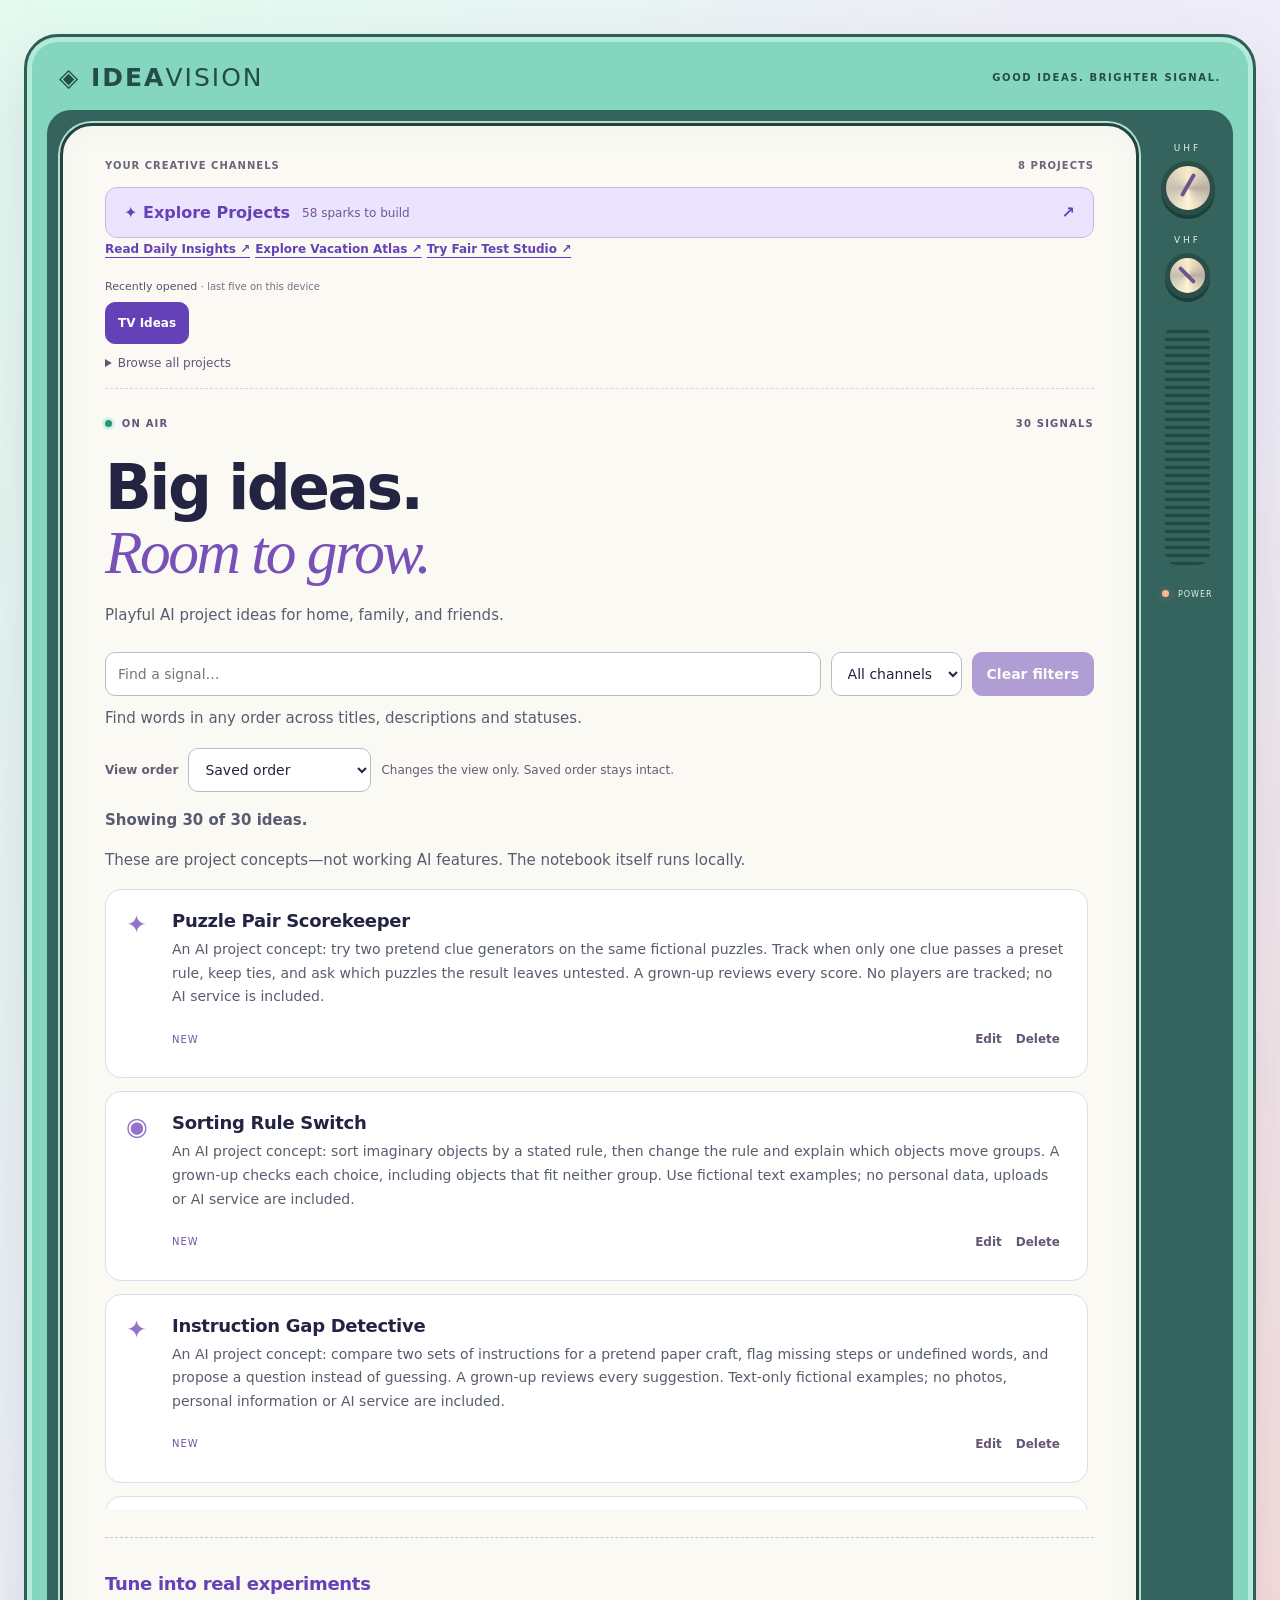
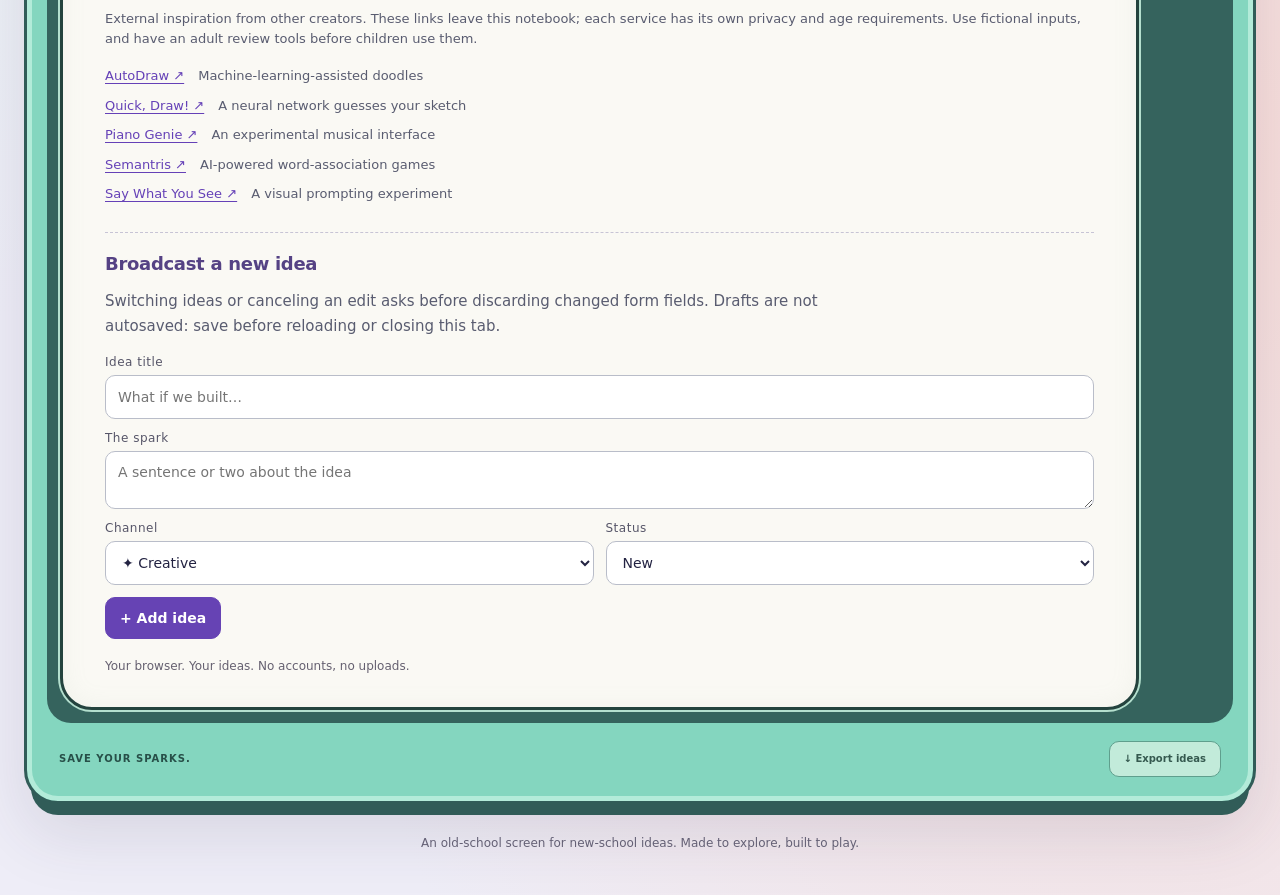
<file: index.html>
<!doctype html>
<html lang="en">
<head><meta charset="utf-8"><meta name="viewport" content="width=device-width,initial-scale=1"><title>IdeaVision — Tune into your next idea</title><link rel="stylesheet" href="style.css?v=20261105-sort"></head>
<body>
<main class="television">
  <header><span class="brand">◈ IDEA<span>VISION</span></span><span class="model">GOOD IDEAS. BRIGHTER SIGNAL.</span></header>
  <div class="console">
    <section class="screen" aria-label="IdeaVision television">
      <nav class="launcher" aria-label="Project navigation">
        <div class="launcher-top"><span class="launcher-label">YOUR CREATIVE CHANNELS</span><span id="project-count"></span></div>
        <a class="explore-tab" href="#project=explore">✦ Explore Projects <span>58 sparks to build</span><b>↗</b></a>
        <a class="daily-insights-link" href="daily-insights/" target="_blank" rel="noopener noreferrer">Read Daily Insights ↗</a>
        <a class="daily-insights-link" href="vacations/" target="_blank" rel="noopener noreferrer">Explore Vacation Atlas ↗</a>
        <a class="daily-insights-link" href="fair-test.html" target="_blank" rel="noopener noreferrer">Try Fair Test Studio ↗</a>
        <p class="recent-label">Recently opened <span>· last five on this device</span></p>
        <div id="recent-projects" class="channels"></div>
        <details id="project-browser"><summary>Browse all projects</summary>
          <label for="project-search">Search projects</label><input id="project-search" type="search" placeholder="Find a tool, idea or endpoint…">
          <label for="project-picker">Jump to a project</label><select id="project-picker"><option value="">Choose a project…</option></select>
          <p id="project-results" role="status" aria-live="polite"></p><div id="project-directory"></div>
        </details>
        <p id="navigation-status" role="status" aria-live="polite"></p>
      </nav>
      <div id="panel-ideas" role="region" aria-label="TV Ideas notebook">
      <div class="broadcast"><span><i></i> ON AIR</span><span id="count">CH 01</span></div>
      <h1 id="heading">Big ideas.<br><em>Room to grow.</em></h1>
      <p class="intro">Playful AI project ideas for home, family, and friends.</p>
      <div class="toolbar"><label class="search"><span class="sr-only">Search ideas</span><input id="search" type="search" placeholder="Find a signal…" aria-describedby="search-help"></label><label><span class="sr-only">Filter by status</span><select id="filter"><option value="all">All channels</option><option>New</option><option>Exploring</option><option>Built</option></select></label><button id="clear-filters" type="button" disabled>Clear filters</button></div>
      <p id="search-help" class="intro">Find words in any order across titles, descriptions and statuses.</p>
      <div class="notebook-view"><label for="idea-sort">View order</label><select id="idea-sort" aria-describedby="sort-help"><option value="saved">Saved order</option><option value="title">Title A–Z</option><option value="status">Status: New → Built</option></select><span id="sort-help">Changes the view only. Saved order stays intact.</span></div>
      <p id="search-results" class="intro" role="status" aria-live="polite"></p>
      <p class="intro">These are project concepts—not working AI features. The notebook itself runs locally.</p>
      <p id="delete-note" class="intro" role="status" aria-live="polite"></p>
      <button id="undo-delete" type="button" hidden>Undo last delete</button>
      <div id="ideas" class="ideas"></div>
      <p id="empty" hidden>No signals here. Add an idea or change your filter.</p>
      <section class="inspiration" aria-labelledby="inspiration-heading">
        <h2 id="inspiration-heading">Tune into real experiments</h2>
        <p>External inspiration from other creators. These links leave this notebook; each service has its own privacy and age requirements. Use fictional inputs, and have an adult review tools before children use them.</p>
        <ul>
          <li><a href="https://www.autodraw.com/" target="_blank" rel="noopener noreferrer">AutoDraw ↗</a><span>Machine-learning-assisted doodles</span></li>
          <li><a href="https://quickdraw.withgoogle.com/?locale=en_US" target="_blank" rel="noopener noreferrer">Quick, Draw! ↗</a><span>A neural network guesses your sketch</span></li>
          <li><a href="https://magenta.github.io/glitch/piano-genie/" target="_blank" rel="noopener noreferrer">Piano Genie ↗</a><span>An experimental musical interface</span></li>
          <li><a href="https://experiments.withgoogle.com/semantris" target="_blank" rel="noopener noreferrer">Semantris ↗</a><span>AI-powered word-association games</span></li>
          <li><a href="https://labs.google.com/search/experiment/16" target="_blank" rel="noopener noreferrer">Say What You See ↗</a><span>A visual prompting experiment</span></li>
        </ul>
      </section>
      <form id="form">
        <h2 id="form-heading">Broadcast a new idea</h2>
        <p class="intro" id="draft-help">Switching ideas or canceling an edit asks before discarding changed form fields. Drafts are not autosaved: save before reloading or closing this tab.</p>
        <label>Idea title<input id="title" required maxlength="100" placeholder="What if we built…"></label>
        <label>The spark<textarea id="description" maxlength="500" rows="2" placeholder="A sentence or two about the idea"></textarea></label>
        <div class="form-row"><label>Channel<select id="icon"><option value="✦">✦ Creative</option><option value="◉">◉ Learning</option><option value="⚡">⚡ Tools</option><option value="♧">♧ Everyday</option></select></label><label>Status<select id="status"><option>New</option><option>Exploring</option><option>Built</option></select></label></div>
        <div class="buttons"><button type="submit" id="save">+ Add idea</button><button type="button" id="cancel" hidden>Cancel edit</button></div>
      </form>
      <p id="message" role="status" aria-live="polite"></p>
      <footer>Your browser. Your ideas. No accounts, no uploads.</footer>
      </div>
      <div id="panel-explore" role="region" aria-label="Explore Projects" hidden>
        <div class="broadcast"><span>CH 05 / THE POSSIBILITY CHANNEL</span><span>57 PROJECT CONCEPTS</span></div>
        <div class="explore-hero"><div><h1>What will you<br><em>make next?</em></h1><p class="intro">Small experiments. Big curiosity. Pick a spark, remix it, and make it yours.</p></div><div class="signal-art" aria-hidden="true"><span>✦</span><b>PLAY<br>CREATE<br>REPEAT</b></div></div>
        <p class="concept-note"><strong>Idea library, not 57 built apps.</strong> Each concept links to a real project or official building resource for inspiration. Our working tools are in Browse all projects above.</p>
        <div class="explore-toolbar"><label>Find your next spark<input type="search" id="explore-search" placeholder="Try music, AI, space, focus…"></label><label>Build level<select id="explore-level"><option value="all">Any level</option><option>Beginner</option><option>Intermediate</option><option>Advanced</option></select></label></div>
        <div id="explore-categories" class="explore-categories" role="group" aria-label="Project categories"></div>
        <div class="explore-actions"><label class="saved-toggle"><input id="explore-saved" type="checkbox"> My saved sparks</label><button id="explore-surprise" type="button">✧ Surprise me</button><button id="explore-clear" type="button">Clear filters</button></div>
        <p id="explore-count" tabindex="-1" role="status" aria-live="polite"></p><p id="explore-message" role="status" aria-live="polite"></p>
        <div id="explore-grid" class="explore-grid"></div>
        <div class="explore-pagination"><button id="explore-prev" type="button">← Previous</button><span id="explore-page"></span><button id="explore-next" type="button">Next sparks →</button></div>
        <p class="intro explore-footnote">Save buttons remember favorites on this browser only. Inspiration links open other websites; no saved ideas are sent. Some concepts need APIs, models, hardware or paid services: check requirements before building. Difficulty and time are rough planning estimates, not promises. Use fictional data for experiments.</p>
      </div>
      <div id="panel-news" role="region" aria-label="AI Agent Radar" hidden>
        <div class="broadcast"><span>CH 02 / AGENT RADAR</span><span id="agent-news-source">HACKER NEWS</span></div>
        <h1>Catch the<br><em>next signal.</em></h1>
        <p class="intro">Fresh conversations about AI agents, tools and launches. Search a topic, not just a handle.</p>
        <form id="agent-news-form">
          <label>What are you following?<input id="agent-news-query" maxlength="80" required value="AI agents" placeholder="AI agents, agentic AI, coding agents" autocomplete="off"></label>
          <div class="buttons"><button type="submit" id="agent-news-refresh">Refresh stories ↻</button><button type="button" id="agent-news-pause" aria-pressed="false">Pause auto-refresh</button></div>
        </form>
        <div class="brick-presets" id="agent-news-presets" aria-label="News topics"><button type="button" data-news-topic="AI agents">AI agents</button><button type="button" data-news-topic="agentic AI">Agentic AI</button><button type="button" data-news-topic="coding agents">Coding agents</button><button type="button" data-news-topic="multi-agent">Multi-agent</button></div>
        <p id="agent-news-status" role="status" aria-live="polite">Open this tab to fetch the latest matching Hacker News stories.</p>
        <div id="agent-news-list" aria-label="Recent Hacker News stories"></div>
        <p class="intro">Source: Hacker News community submissions via Algolia. Times are submission dates, not original article publication dates. Community claims are not independently verified. Topics are sent to Algolia; notebook content is not.</p>
        <p class="intro">This feed refreshes every five minutes while open and visible. It does not run in the background after you close the page, and upstream indexing may lag.</p>
        <div class="news-status"><strong>Want the conversation on X?</strong><p>This is a Hacker News feed, not X posts. Open the latest X search for your topic. X may ask you to sign in.</p><a id="agent-news-x-search" href="https://x.com/search?q=AI+agents&amp;src=typed_query&amp;f=live" target="_blank" rel="noopener noreferrer">Search latest on X ↗</a></div>
        <details class="news-plan"><summary>Optional public X profile preview</summary>
          <form id="news-form"><label>Public handle (without @)<input id="news-handle" maxlength="15" pattern="[A-Za-z0-9_]{1,15}" required placeholder="Public account handle" autocomplete="off"></label><p class="intro">Loading contacts X and may use its cookies. Only public posts can appear. Nothing from your notebook is sent. Do not enter passwords or API keys.</p><button type="submit" id="load-news">Load public X preview</button><button type="button" id="clear-news">Clear preview</button></form>
          <p id="news-message" role="status" aria-live="polite">No external X resources loaded.</p><div id="news-feed"></div>
          <p class="intro">X controls availability and ordering. An embedded profile is not a topic-search feed or a guarantee of freshness.</p>
        </details>
        <details class="news-plan"><summary>Connect a real X topic feed</summary><p>Automatic X search needs approved developer access, a server-side credential store and an API budget. No X API is connected or billed here. Never put a secret key in this public page or repository.</p><a href="https://docs.x.com/x-api/posts/search/introduction" target="_blank" rel="noopener noreferrer">Official X search documentation ↗</a></details>
      </div>
      <div id="panel-pomodoro" role="region" aria-label="Pomodoro Focus" hidden>
        <div class="broadcast"><span>CH 04 / FIND YOUR FOCUS</span><span>LOCAL TIMER</span></div>
        <h1>One thing.<br><em>One interval.</em></h1>
        <p class="intro">Focus, rest, repeat. Start with five 30-minute focus rounds, 10-minute short breaks and a 30-minute long break after round four.</p>
        <section class="pomodoro-display" aria-label="Timer">
          <h2 id="pomodoro-phase">Focus · round 1 of 5</h2>
          <p id="pomodoro-time" role="timer" aria-live="off" aria-label="Time remaining">30:00</p>
          <div class="buttons"><button id="pomodoro-start" type="button">Start</button><button id="pomodoro-pause" type="button" disabled>Pause</button><button id="pomodoro-reset" type="button">Reset session</button></div>
          <p id="pomodoro-status" role="status" aria-live="polite"></p>
        </section>
        <form id="pomodoro-form">
          <h2>Make it your rhythm</h2>
          <p class="intro">Fields are draft settings until you choose Apply. The session plan below always shows the applied settings.</p>
          <div class="form-row"><label>Focus (minutes)<input id="pomodoro-work" type="number" min="1" max="180" step="1" required value="30"></label><label>Short break (minutes)<input id="pomodoro-short" type="number" min="1" max="180" step="1" required value="10"></label></div>
          <div class="form-row"><label>Long break (minutes)<input id="pomodoro-long" type="number" min="1" max="180" step="1" required value="30"></label><label>Total focus rounds<input id="pomodoro-rounds" type="number" min="1" max="20" step="1" required value="5"></label></div>
          <label>Long break every N focus rounds<input id="pomodoro-longEvery" type="number" min="1" max="20" step="1" required value="4"></label>
          <button type="submit">Apply settings &amp; reset</button>
          <p id="pomodoro-settings-status" role="status" aria-live="polite"></p>
        </form>
        <h2>Your session</h2><p id="pomodoro-plan" class="intro"></p>
        <p class="intro">Intervals advance automatically; the session ends after the last focus round with no extra break. Keep this page open: refresh or closing it resets this timer and its settings. Switching projects keeps it running. A sleeping or throttled browser may update late; it catches up to elapsed time when active. No alarm, notifications or background service. Notebook data is unchanged.</p>
      </div>
      <div id="panel-bricks" role="region" aria-label="Brick Word" hidden>
        <div class="broadcast"><span>CH 03 / MAKE SOMETHING</span><span>READY TO BUILD</span></div>
        <h1>Small bricks.<br><em>Big words.</em></h1>
        <p class="intro">Turn a word into colorful LEGO-style brick lettering. Build it. Download it. Make someone smile.</p>
        <form id="brick-form">
          <div class="brick-controls"><label>Your word or short phrase<input id="brick-word" maxlength="48" value="HELLO" required placeholder="Try DREAM BIG" autocomplete="off" aria-describedby="brick-help"></label><label>Brick colors<select id="brick-palette"><option value="classic">Toybox classics</option><option value="sunset">Sunset candy</option><option value="ocean">Ocean blue</option></select></label></div>
          <p id="brick-help" class="intro">Up to 24 characters. Letters are built from studs, not AI-generated objects. Text stays in your browser.</p>
          <div class="buttons"><button type="submit">Build image ↗</button><button type="button" id="brick-download">↓ Download PNG</button></div>
        </form>
        <div class="brick-presets" aria-label="Try a sample word"><span>TRY</span><button type="button" data-brick-word="PLAY">PLAY</button><button type="button" data-brick-word="DREAM BIG">DREAM BIG</button><button type="button" data-brick-word="ROBOT">ROBOT</button></div>
        <div class="brick-preview"><canvas id="brick-canvas" width="1400" height="900" role="img" aria-label="Building-block lettering preview">Your browser needs canvas support to show the brick image.</canvas></div>
        <p id="brick-message" role="status" aria-live="polite"></p>
        <p class="intro">Free, local rendering. No account, API key, or upload. Not affiliated with or endorsed by the LEGO Group.</p>
      </div>
    </section>
    <aside aria-label="Television details"><span class="tuning">UHF</span><div class="dial" aria-hidden="true"></div><span class="tuning">VHF</span><div class="dial small" aria-hidden="true"></div><div class="speaker" aria-hidden="true"></div><span class="power"><i></i> POWER</span></aside>
  </div>
  <div class="bottom"><span>SAVE YOUR SPARKS.</span><button id="export" type="button">↓ Export ideas</button></div>
</main>
<p class="caption">An old-school screen for new-school ideas. Made to explore, built to play.</p>
<script src="app.js?v=20261120-pairs"></script>
<script src="projects.js?v=20261127-mirror"></script>
<script src="navigation.js?v=2-explore"></script>
<script src="channels.js?v=3-directory"></script>
<script src="brickword.js?v=1"></script>
<script src="news.js?v=1"></script>
<script src="pomodoro.js?v=1"></script>
<script src="explore-data.js?v=8"></script>
<script src="explore.js?v=1"></script>
</body></html>
</file>
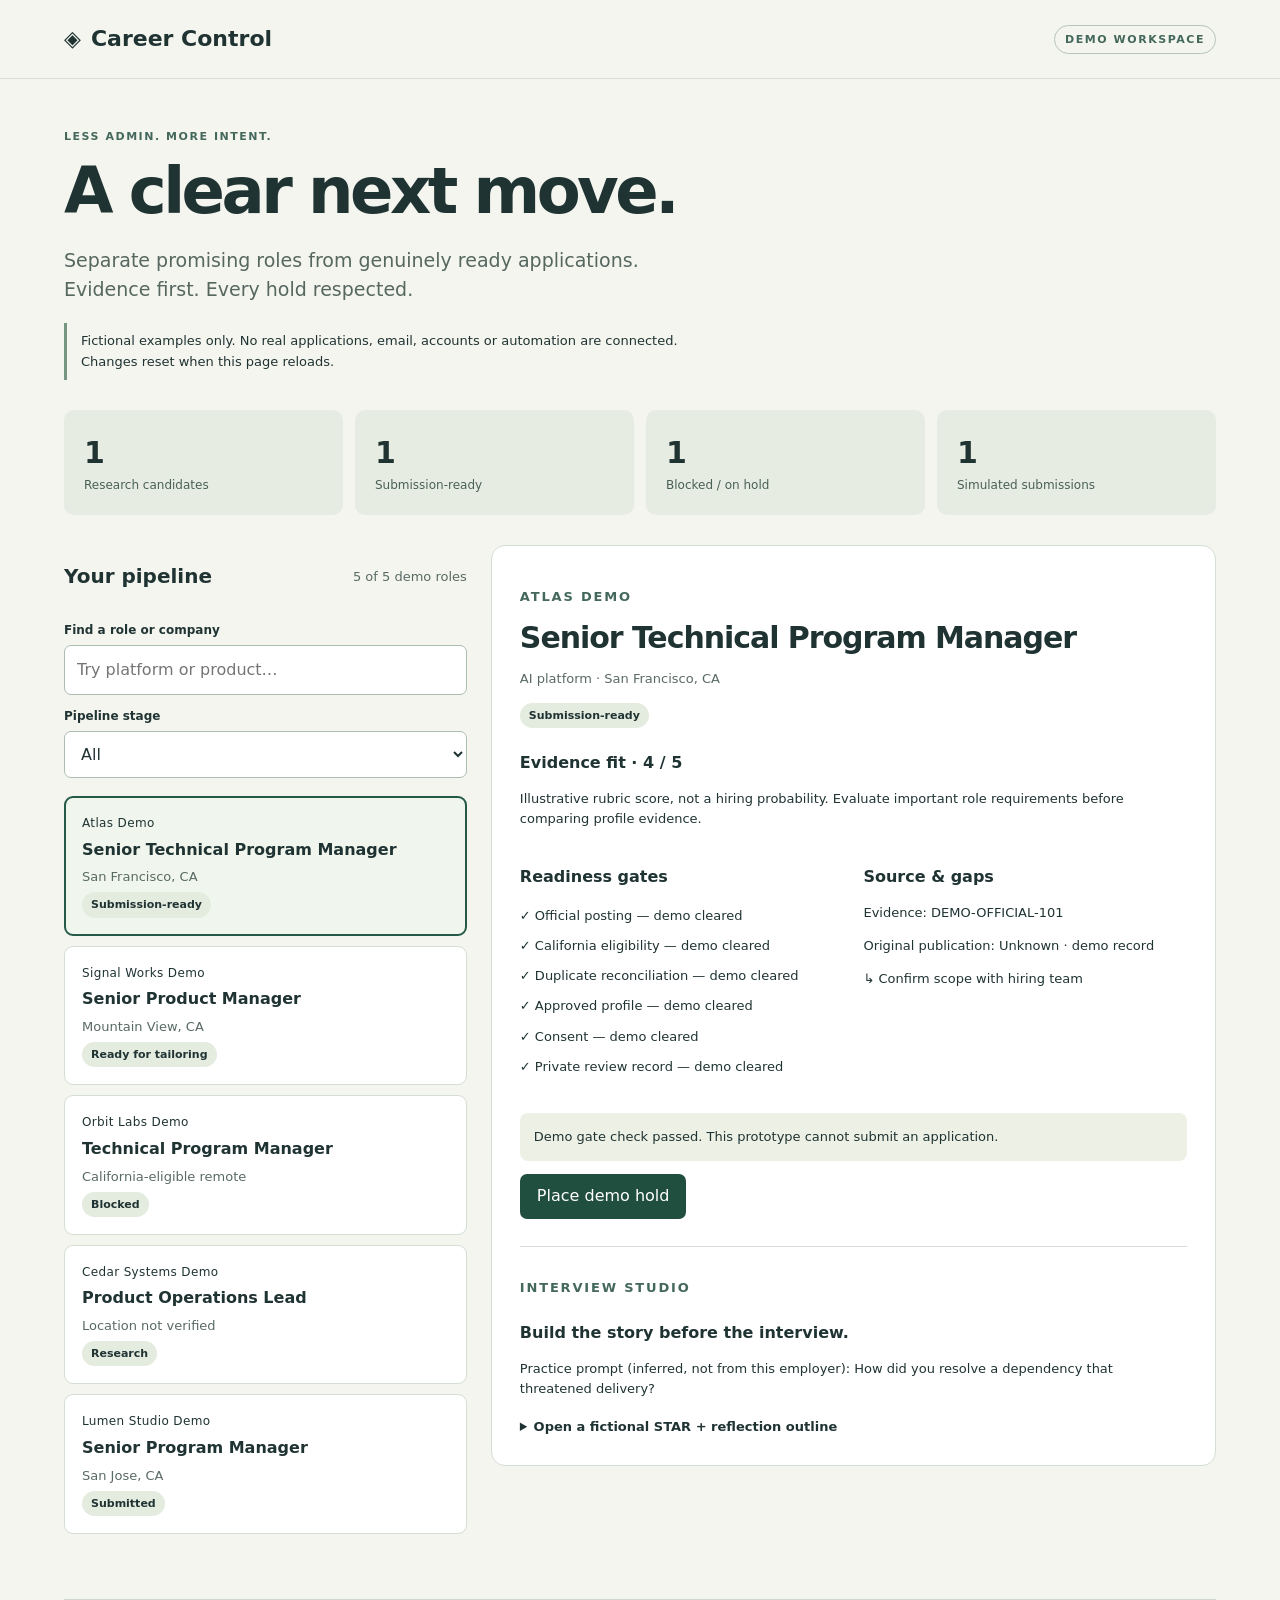
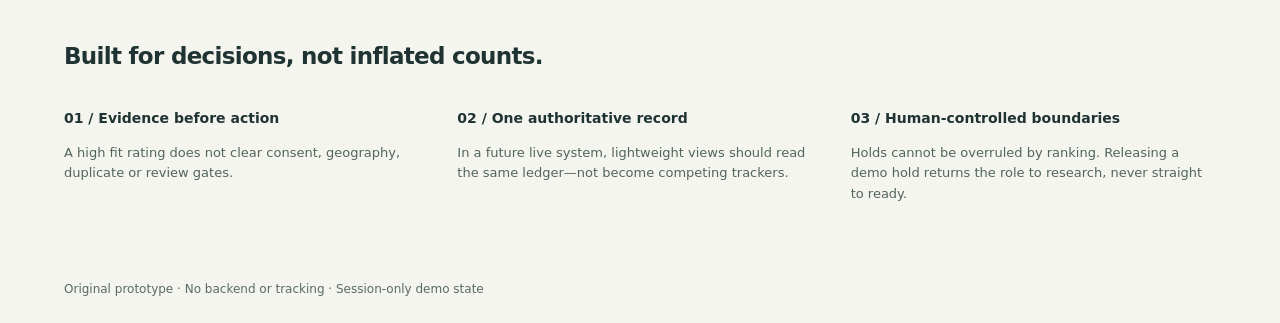
<file: career-control/index.html>
<!doctype html><html lang="en"><head><meta charset="utf-8"><meta name="viewport" content="width=device-width,initial-scale=1"><title>Career Control — demo workspace</title><meta name="description" content="An evidence-first career operations prototype using fictional data."><link rel="stylesheet" href="style.css"></head><body>
<a class="skip" href="#workspace">Skip to workspace</a><header><a class="brand" href="./">◈ <span>Career Control</span></a><span class="tag">DEMO WORKSPACE</span></header>
<main id="workspace"><section class="intro"><p class="eyebrow">LESS ADMIN. MORE INTENT.</p><h1>A clear next move.</h1><p>Separate promising roles from genuinely ready applications.<br>Evidence first. Every hold respected.</p><aside>Fictional examples only. No real applications, email, accounts or automation are connected. Changes reset when this page reloads.</aside></section>
<section class="metrics" aria-label="Demo pipeline summary" id="metrics"></section>
<section class="work"><div class="queue"><div class="section-title"><h2>Your pipeline</h2><span id="total"></span></div><label for="search">Find a role or company</label><input id="search" type="search" placeholder="Try platform or product…"><label for="stage">Pipeline stage</label><select id="stage"><option>All</option><option>Research</option><option>Ready for tailoring</option><option>Submission-ready</option><option>Blocked</option><option>Submitted</option></select><div id="roles" class="roles"></div><p id="status" role="status" class="muted"></p></div><section id="detail" aria-label="Selected role details" class="detail"></section></section>
<section class="principles"><h2>Built for decisions, not inflated counts.</h2><div><article><h3>01 / Evidence before action</h3><p>A high fit rating does not clear consent, geography, duplicate or review gates.</p></article><article><h3>02 / One authoritative record</h3><p>In a future live system, lightweight views should read the same ledger—not become competing trackers.</p></article><article><h3>03 / Human-controlled boundaries</h3><p>Holds cannot be overruled by ranking. Releasing a demo hold returns the role to research, never straight to ready.</p></article></div></section></main><footer>Original prototype · No backend or tracking · Session-only demo state</footer><script type="module" src="app.mjs"></script></body></html>
</file>
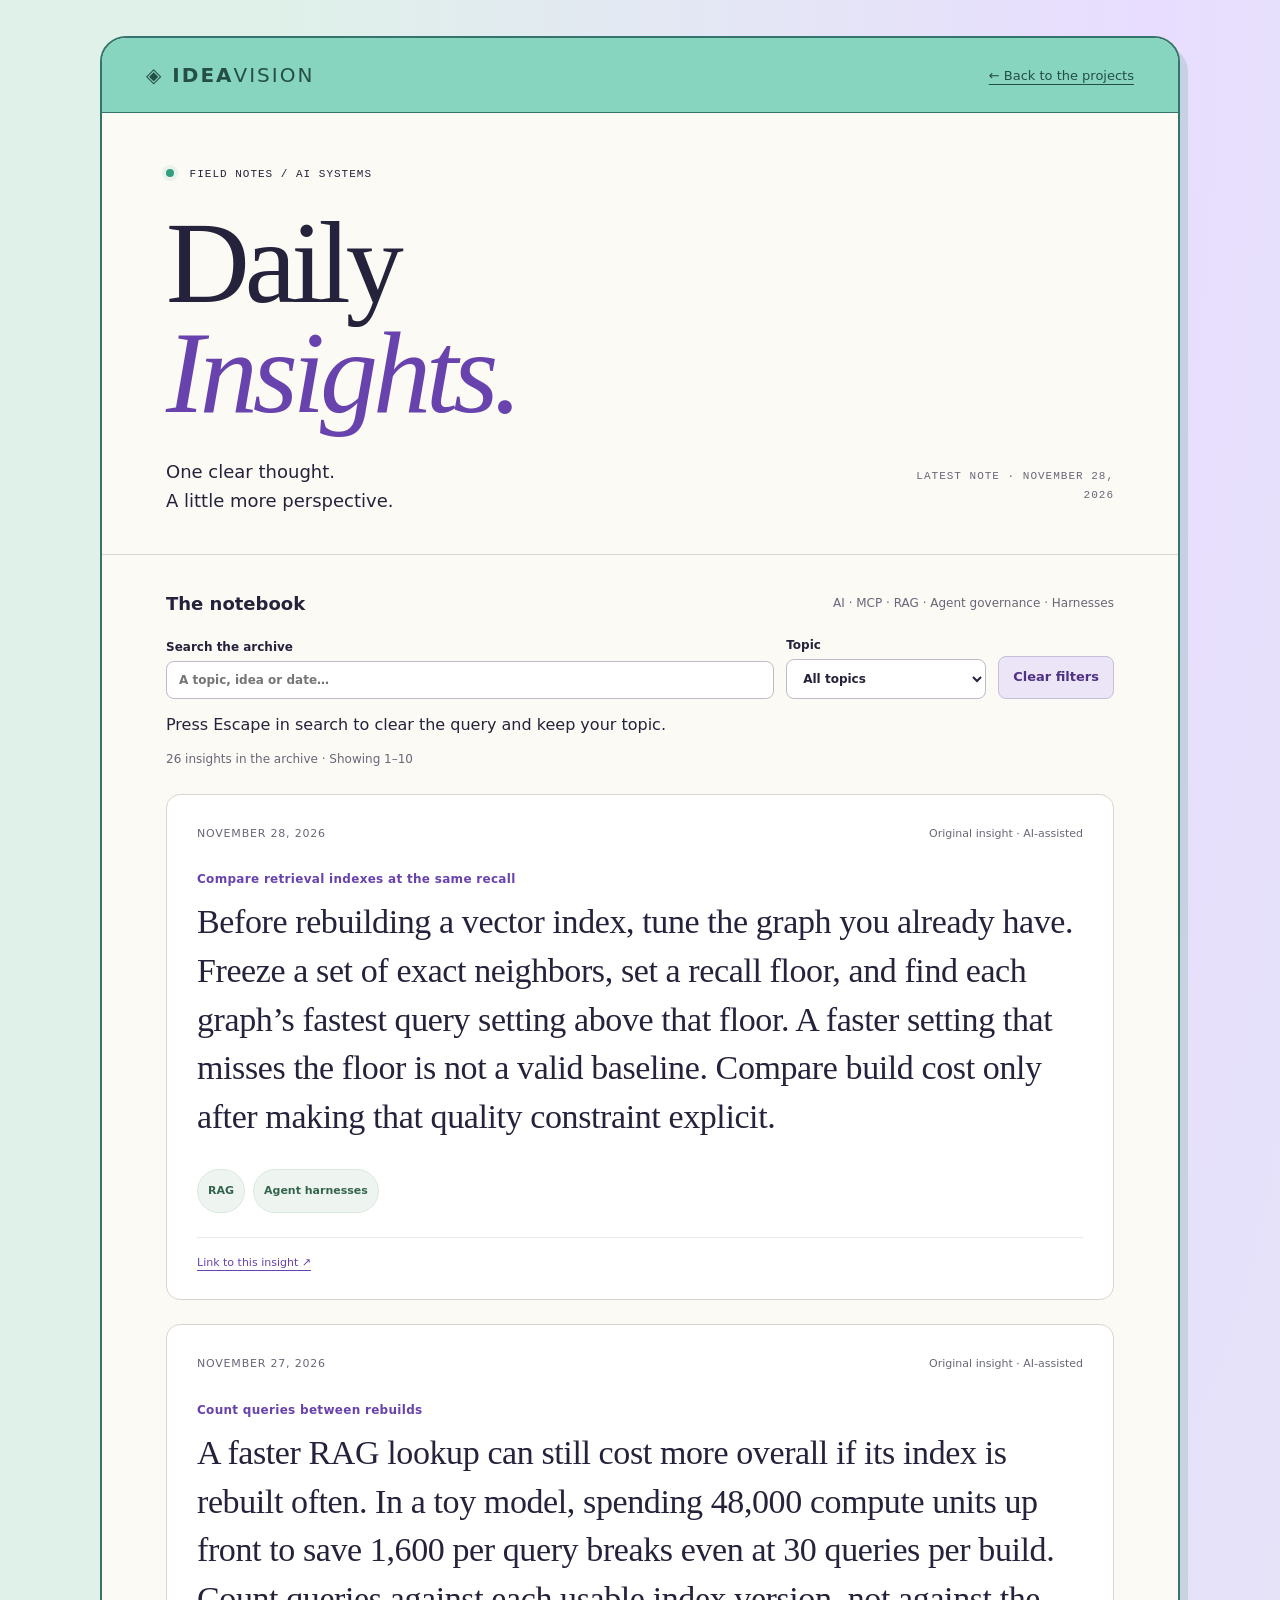
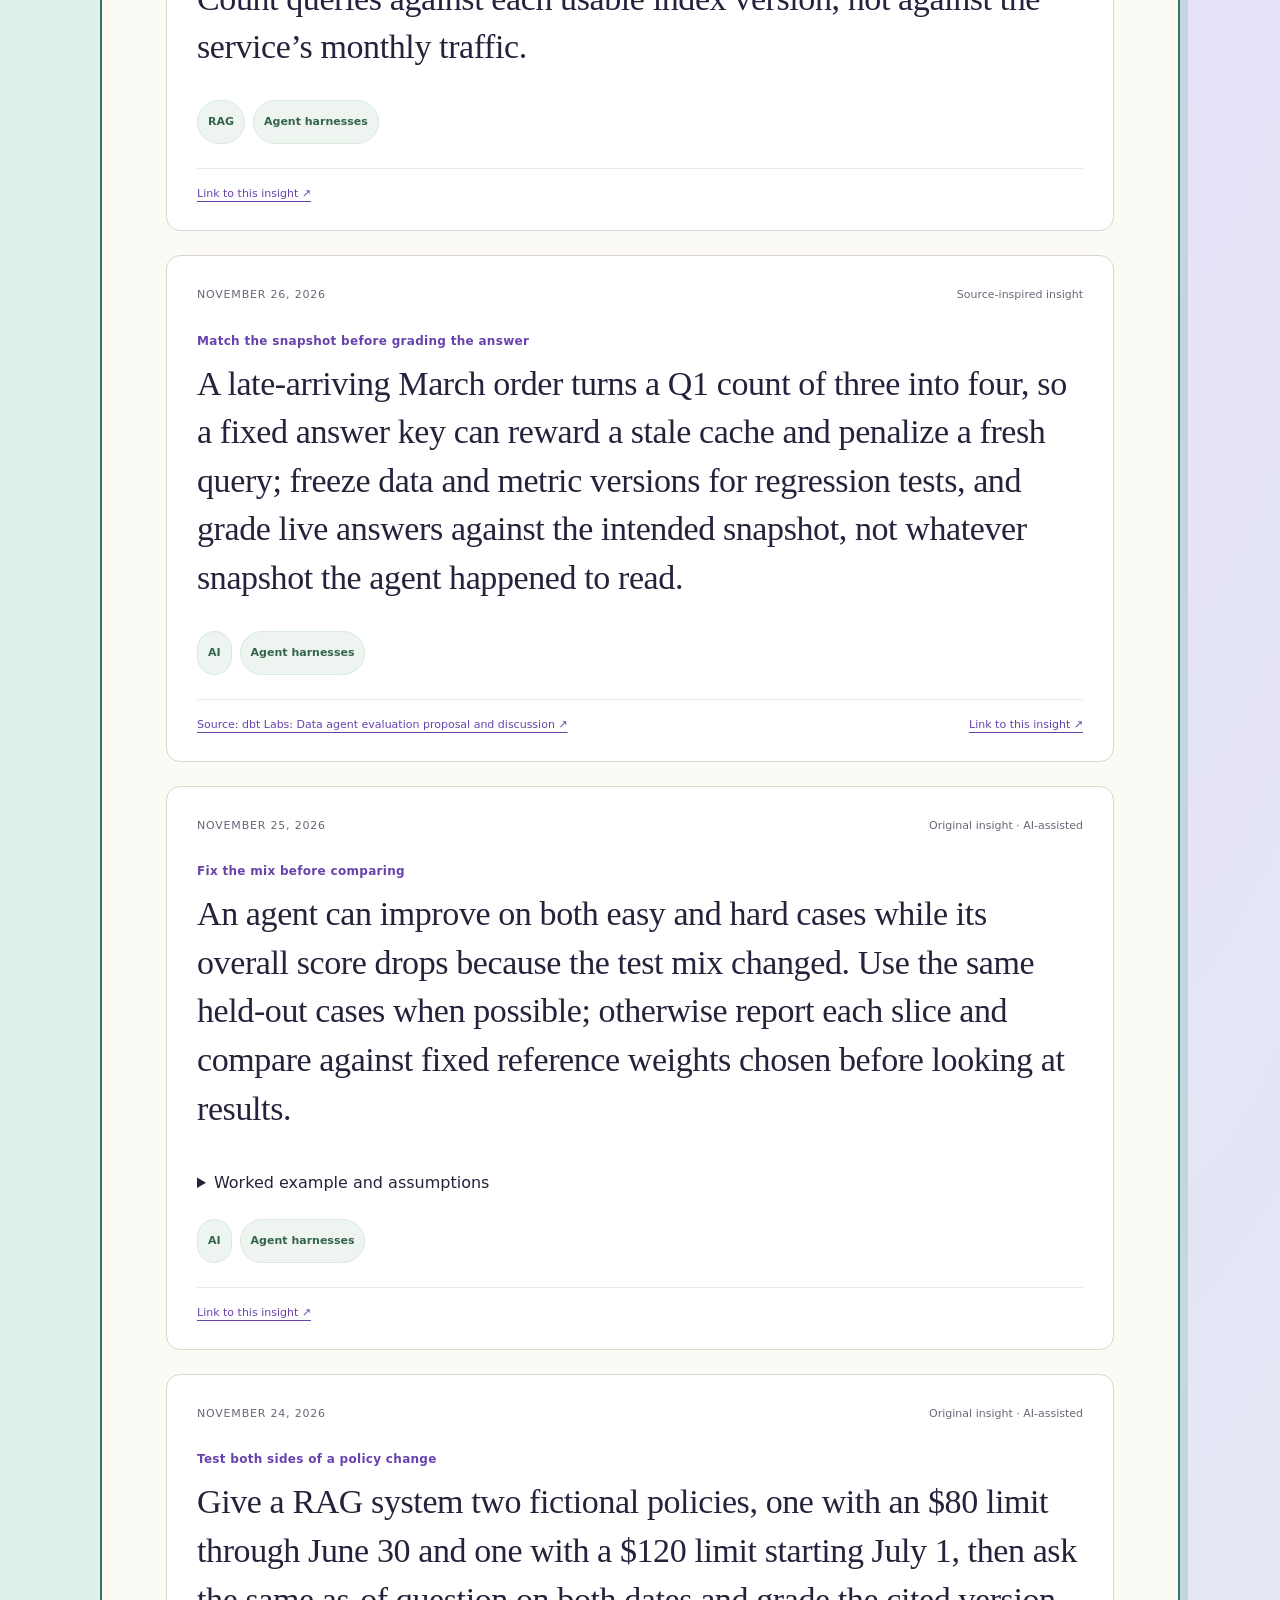
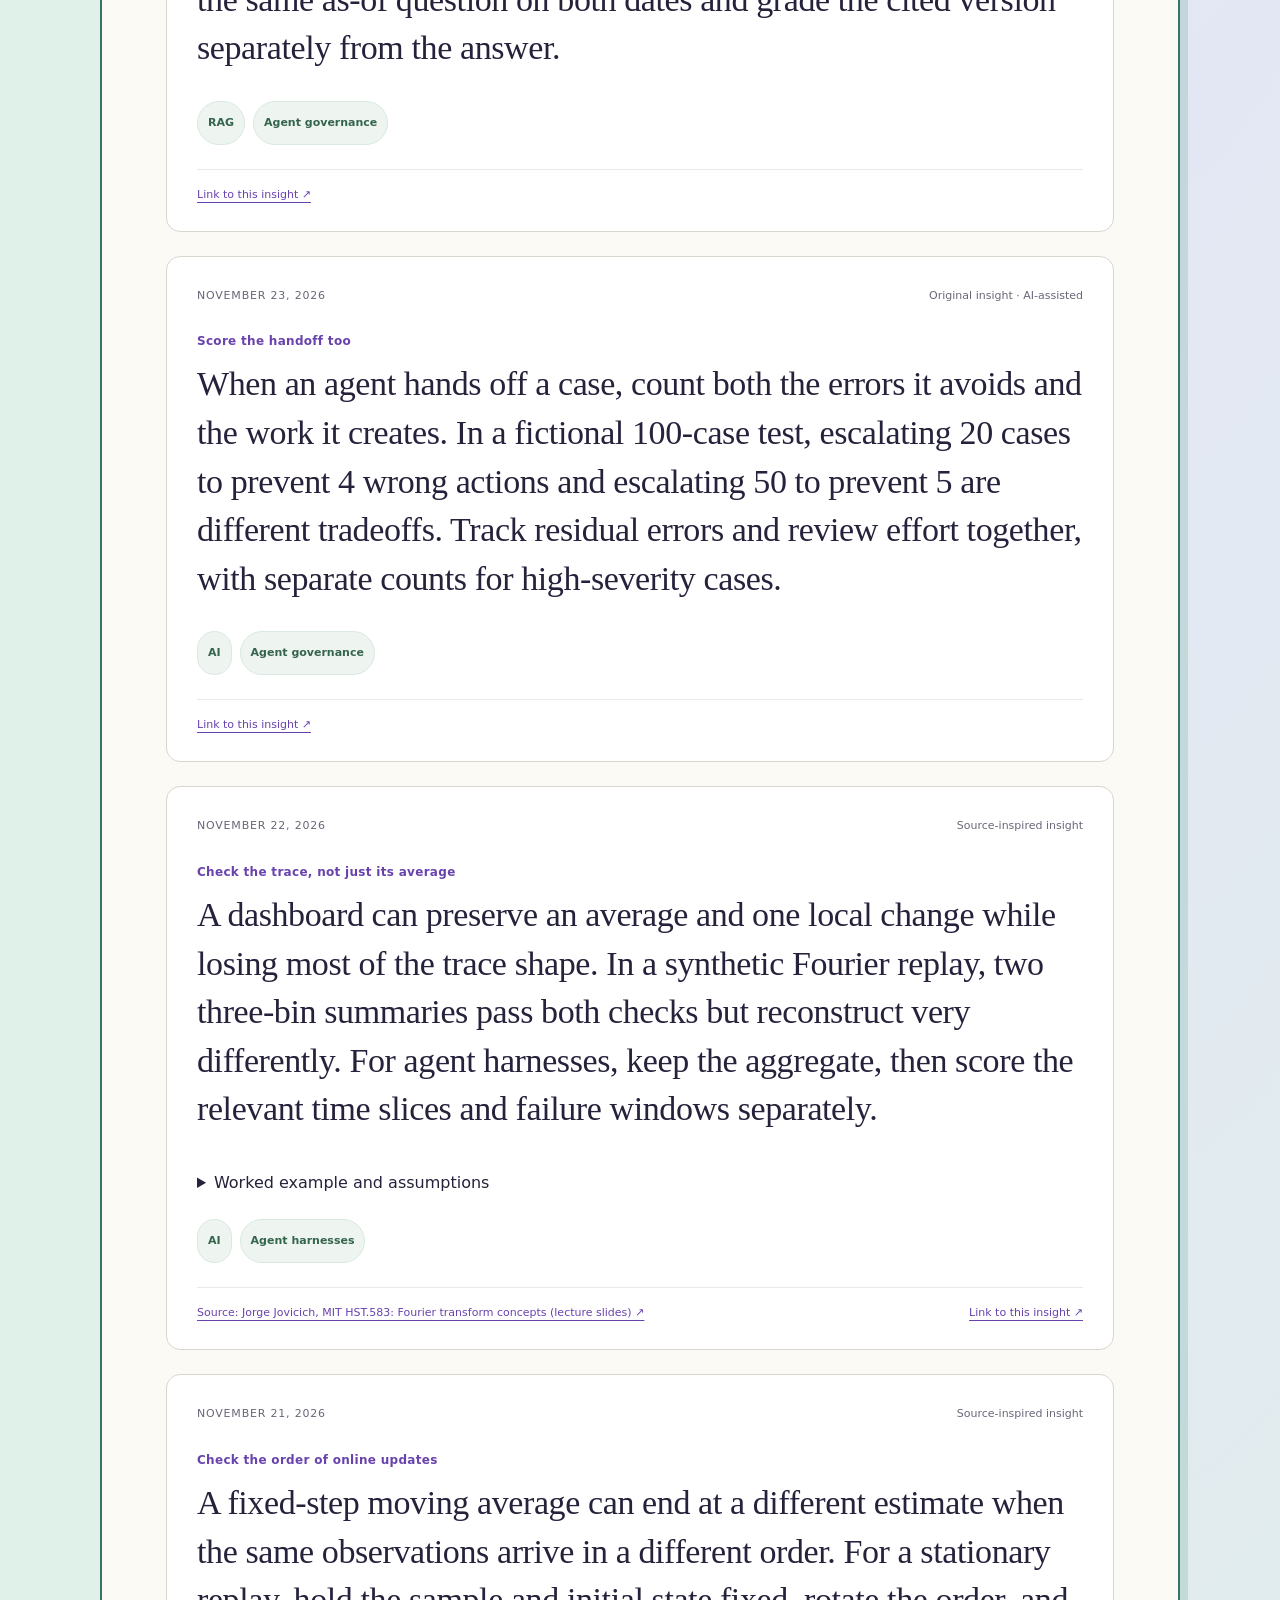
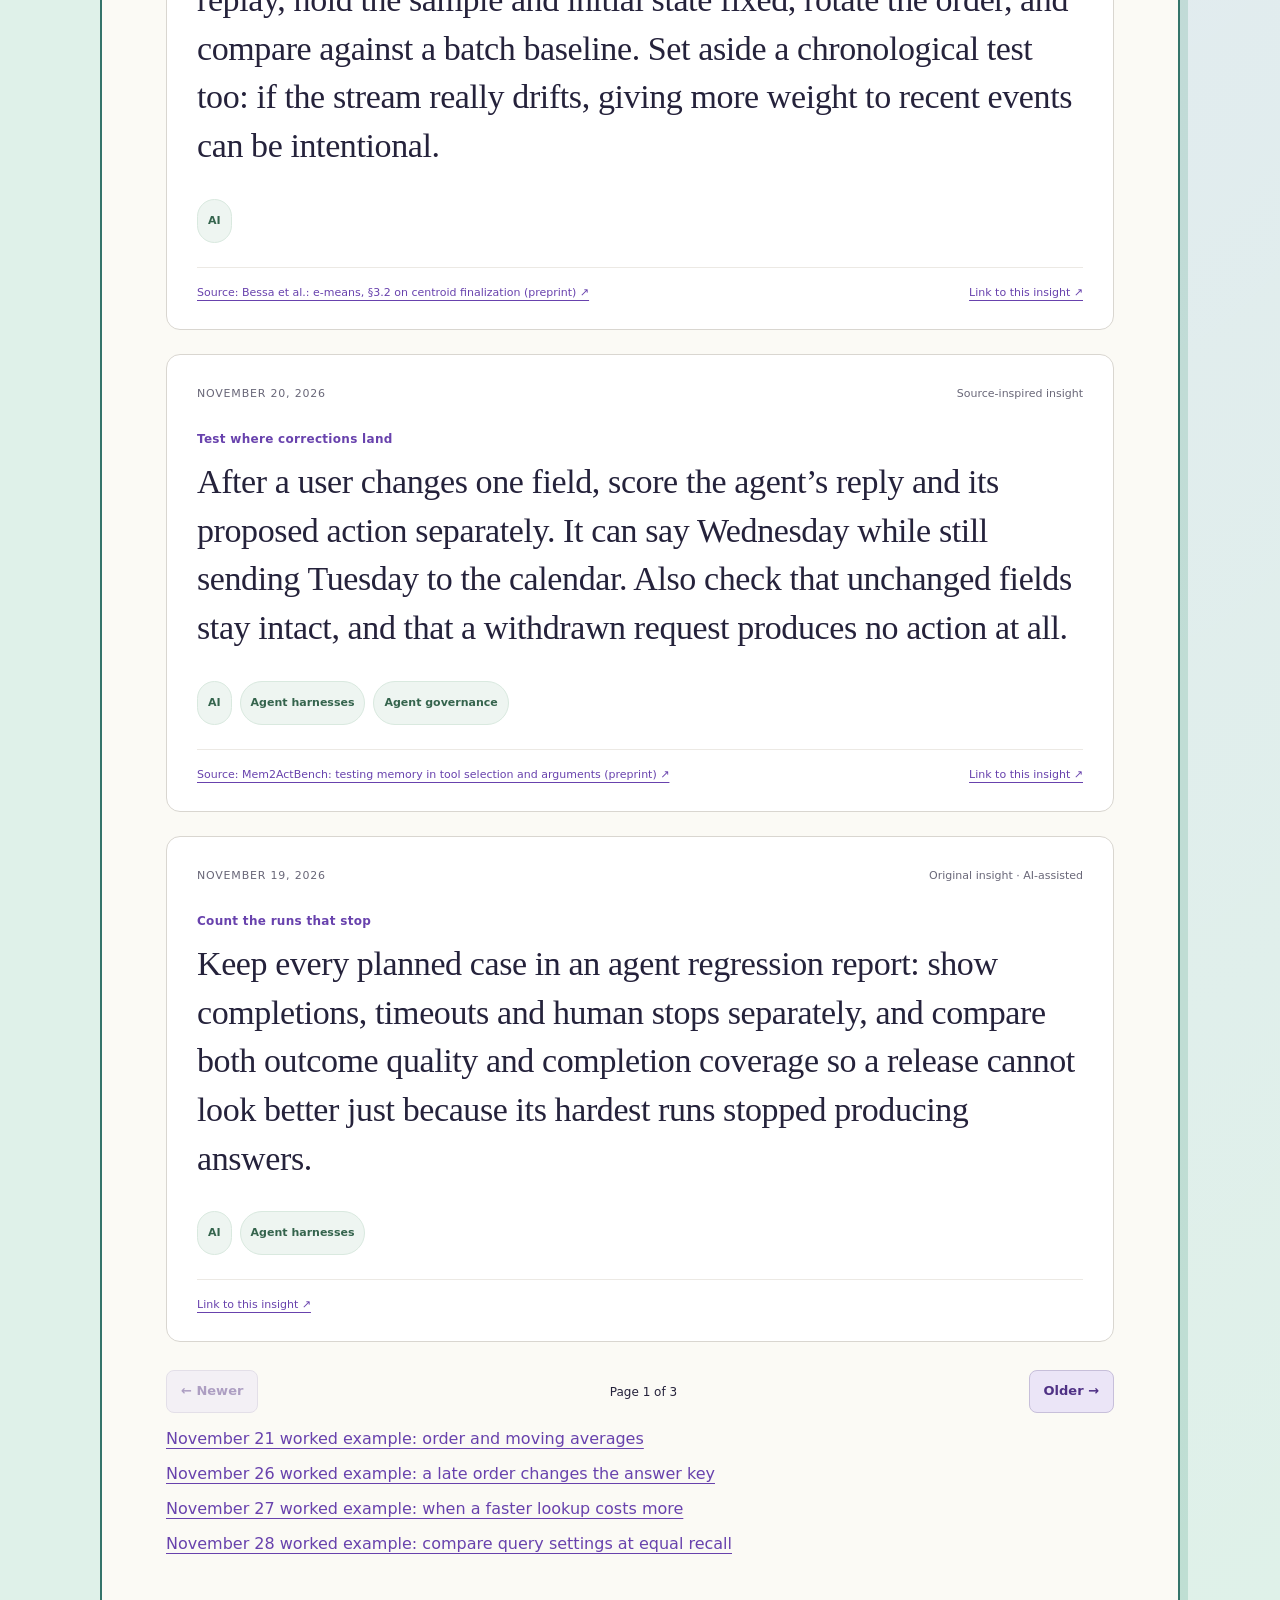
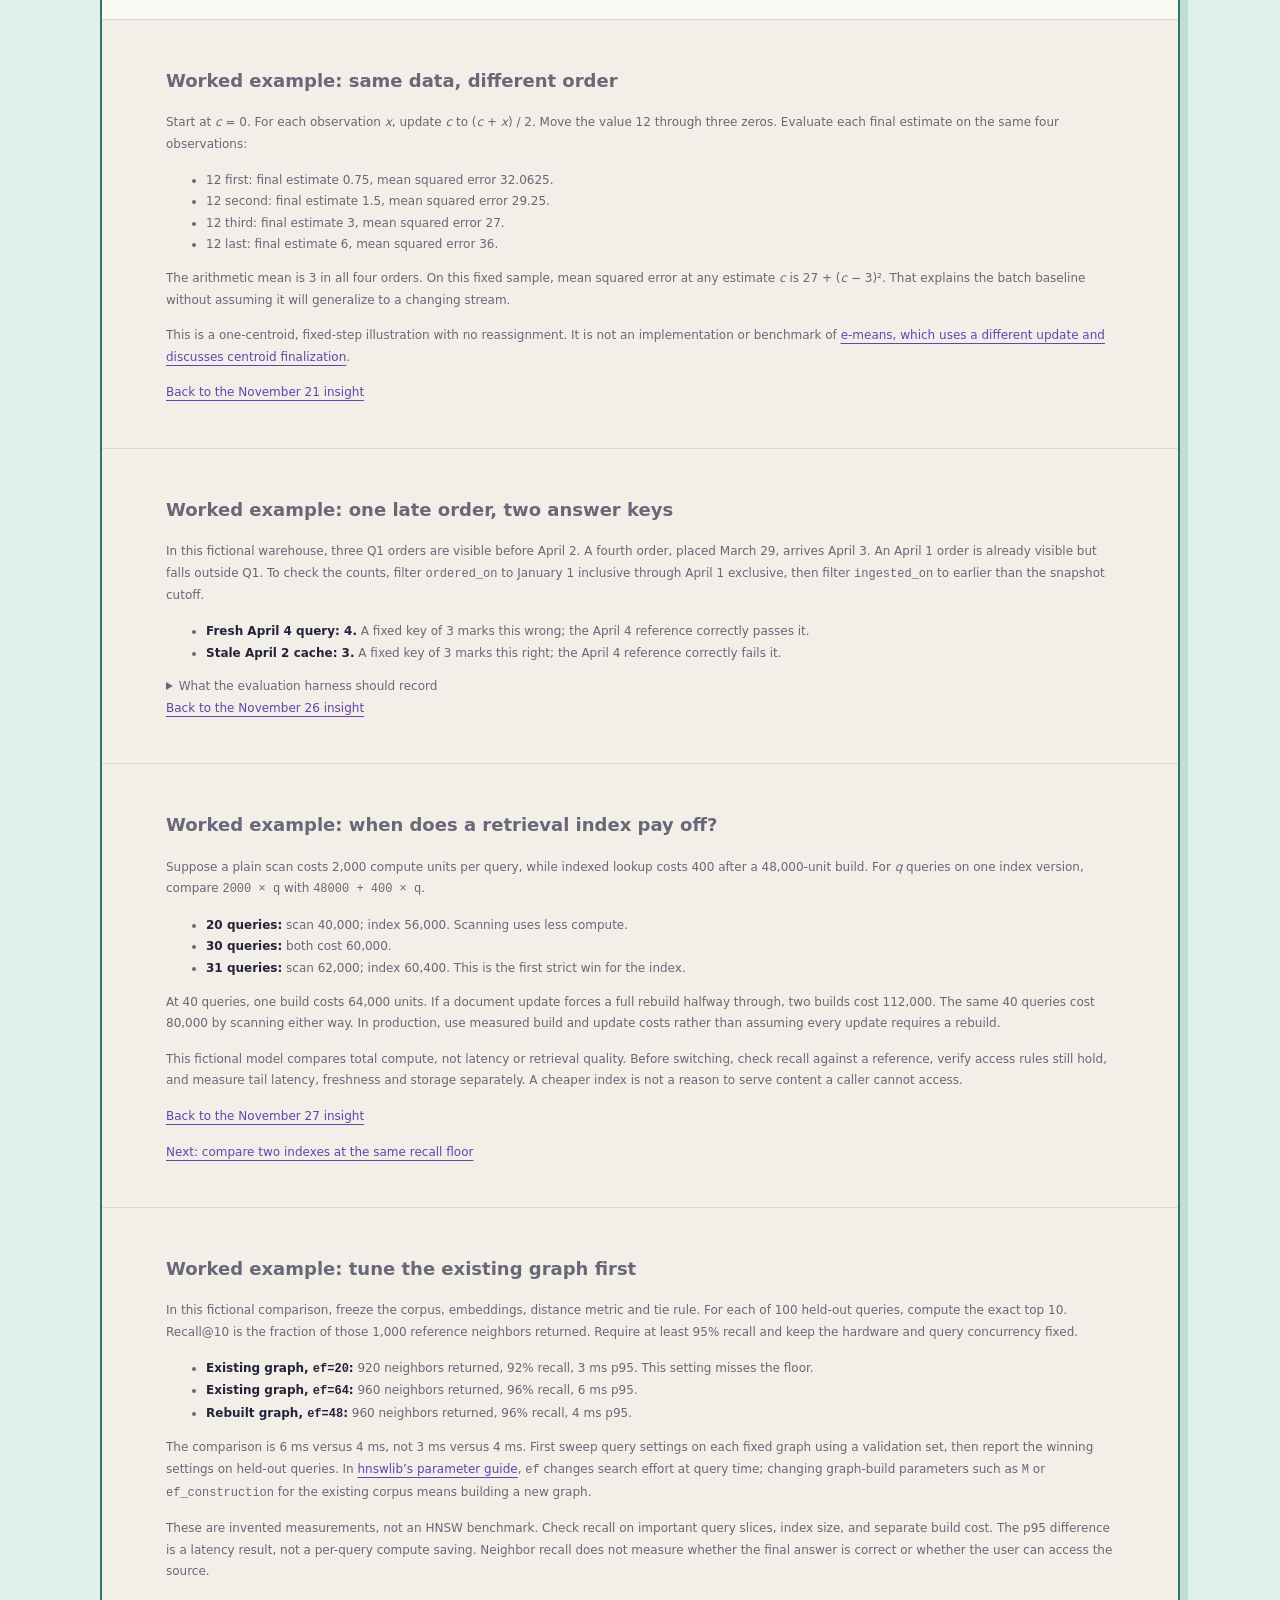
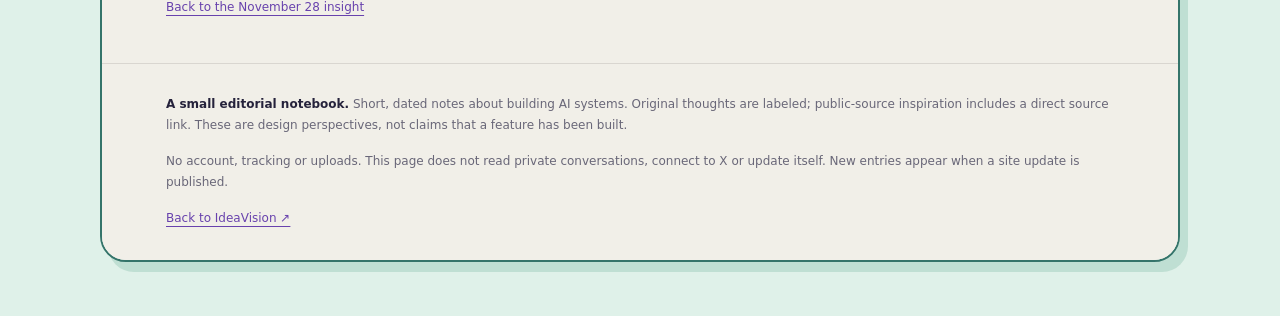
<file: daily-insights/index.html>
<!doctype html>
<html lang="en">
<head>
 <meta charset="utf-8">
 <meta name="viewport" content="width=device-width,initial-scale=1">
 <title>Daily Insights · IdeaVision</title>
 <meta name="description" content="Short, dated thoughts on AI, MCP, RAG, agent governance and harness design. Original notes and clearly attributed public inspiration.">
 <link rel="stylesheet" href="insights.css?v=20261122">
</head>
<body>
 <a class="skip-link" href="#archive">Skip to the insights</a>
 <main class="journal">
  <header class="masthead"><a class="brand" href="../#project=ideas">◈ IDEA<span>VISION</span></a><a class="back-link" href="../#project=ideas">← Back to the projects</a></header>
  <section class="hero" aria-labelledby="page-title">
   <p class="eyebrow"><span class="signal" aria-hidden="true"></span> FIELD NOTES / AI SYSTEMS</p>
   <h1 id="page-title">Daily<br><em>Insights.</em></h1>
   <div class="hero-bottom"><p class="lede">One clear thought.<br>A little more perspective.</p><p class="edition" id="insight-updated">Dated notes, one thought at a time.</p></div>
  </section>
  <section id="archive" class="archive" aria-labelledby="archive-heading">
   <div class="archive-heading"><h2 id="archive-heading">The notebook</h2><p>AI · MCP · RAG · Agent governance · Harnesses</p></div>
   <div class="filters"><label>Search the archive<input id="insight-search" type="search" aria-describedby="search-help" placeholder="A topic, idea or date…" autocomplete="off"></label><label>Topic<select id="insight-topic"><option value="all">All topics</option><option>AI</option><option>MCP</option><option>RAG</option><option>Agent governance</option><option>Agent harnesses</option></select></label><button id="insight-clear" type="button">Clear filters</button></div>
   <p id="search-help">Press Escape in search to clear the query and keep your topic.</p>
   <button id="insight-clear-search" type="button" hidden>Clear search only</button>
   <p id="insight-count" class="result-count" role="status" aria-live="polite"></p>
   <p id="insight-warning" class="notice" role="status" hidden>Some entries could not be shown. Please check back after the archive is corrected.</p>
   <div id="insight-list" class="insight-list"></div>
   <p id="insight-empty" class="empty" hidden>No insights match yet. Try another topic or clear the filters.</p>
   <nav id="insight-pagination" class="pagination" aria-label="Insight archive pages" hidden><button id="insight-prev" type="button">← Newer</button><span id="insight-page"></span><button id="insight-next" type="button">Older →</button></nav>
   <p><a href="#ema-worked-example">November 21 worked example: order and moving averages</a></p>
   <p><a href="#snapshot-worked-example">November 26 worked example: a late order changes the answer key</a></p>
   <p><a href="#index-break-even">November 27 worked example: when a faster lookup costs more</a></p>
   <p><a href="#fixed-recall-example">November 28 worked example: compare query settings at equal recall</a></p>
   <noscript><p class="notice">Enable JavaScript to browse the insight archive. You can also <a href="https://github.com/cherenzac/idea-tracker/blob/main/daily-insights/insights.js">read the published entries on GitHub</a>.</p></noscript>
  </section>
  <section class="editorial-note" id="ema-worked-example" aria-labelledby="ema-example-heading">
   <h2 id="ema-example-heading">Worked example: same data, different order</h2>
   <p>Start at <var>c</var> = 0. For each observation <var>x</var>, update <var>c</var> to (<var>c</var> + <var>x</var>) / 2. Move the value 12 through three zeros. Evaluate each final estimate on the same four observations:</p>
   <ul>
    <li>12 first: final estimate 0.75, mean squared error 32.0625.</li>
    <li>12 second: final estimate 1.5, mean squared error 29.25.</li>
    <li>12 third: final estimate 3, mean squared error 27.</li>
    <li>12 last: final estimate 6, mean squared error 36.</li>
   </ul>
   <p>The arithmetic mean is 3 in all four orders. On this fixed sample, mean squared error at any estimate <var>c</var> is 27 + (<var>c</var> − 3)². That explains the batch baseline without assuming it will generalize to a changing stream.</p>
   <p>This is a one-centroid, fixed-step illustration with no reassignment. It is not an implementation or benchmark of <a href="https://arxiv.org/html/2611.09501v1#S3.SS2">e-means, which uses a different update and discusses centroid finalization</a>.</p>
   <p><a href="#insight-2026-11-21-check-the-order-of-online-updates">Back to the November 21 insight</a></p>
  </section>
  <section class="editorial-note" id="snapshot-worked-example" aria-labelledby="snapshot-example-heading">
   <h2 id="snapshot-example-heading">Worked example: one late order, two answer keys</h2>
   <p>In this fictional warehouse, three Q1 orders are visible before April 2. A fourth order, placed March 29, arrives April 3. An April 1 order is already visible but falls outside Q1. To check the counts, filter <code>ordered_on</code> to January 1 inclusive through April 1 exclusive, then filter <code>ingested_on</code> to earlier than the snapshot cutoff.</p>
   <ul>
    <li><strong>Fresh April 4 query: 4.</strong> A fixed key of 3 marks this wrong; the April 4 reference correctly passes it.</li>
    <li><strong>Stale April 2 cache: 3.</strong> A fixed key of 3 marks this right; the April 4 reference correctly fails it.</li>
   </ul>
   <details>
    <summary>What the evaluation harness should record</summary>
    <p>For regression tests, run both versions on the same frozen snapshot and metric definition. For live evaluations, record the intended and observed snapshot versions separately, along with the metric version and authorized data scope. Run an independent reference query against the intended snapshot. If that snapshot cannot be recovered, leave the answer unscored and record the missing evidence; do not count it as model drift.</p>
    <p>A timestamp is not a snapshot ID: backfills and corrections can change results even when a query uses the same date filter. This example illustrates a test design, not a claim about a shipping dbt feature.</p>
   </details>
   <p><a href="#insight-2026-11-26-match-the-snapshot">Back to the November 26 insight</a></p>
  </section>
  <section class="editorial-note" id="index-break-even" aria-labelledby="index-break-even-heading">
   <h2 id="index-break-even-heading">Worked example: when does a retrieval index pay off?</h2>
   <p>Suppose a plain scan costs 2,000 compute units per query, while indexed lookup costs 400 after a 48,000-unit build. For <var>q</var> queries on one index version, compare <code>2000 × q</code> with <code>48000 + 400 × q</code>.</p>
   <ul>
    <li><strong>20 queries:</strong> scan 40,000; index 56,000. Scanning uses less compute.</li>
    <li><strong>30 queries:</strong> both cost 60,000.</li>
    <li><strong>31 queries:</strong> scan 62,000; index 60,400. This is the first strict win for the index.</li>
   </ul>
   <p>At 40 queries, one build costs 64,000 units. If a document update forces a full rebuild halfway through, two builds cost 112,000. The same 40 queries cost 80,000 by scanning either way. In production, use measured build and update costs rather than assuming every update requires a rebuild.</p>
   <p>This fictional model compares total compute, not latency or retrieval quality. Before switching, check recall against a reference, verify access rules still hold, and measure tail latency, freshness and storage separately. A cheaper index is not a reason to serve content a caller cannot access.</p>
   <p><a href="#insight-2026-11-27-count-queries-between-rebuilds">Back to the November 27 insight</a></p>
   <p><a href="#fixed-recall-example">Next: compare two indexes at the same recall floor</a></p>
  </section>
  <section class="editorial-note" id="fixed-recall-example" aria-labelledby="fixed-recall-heading">
   <h2 id="fixed-recall-heading">Worked example: tune the existing graph first</h2>
   <p>In this fictional comparison, freeze the corpus, embeddings, distance metric and tie rule. For each of 100 held-out queries, compute the exact top 10. Recall@10 is the fraction of those 1,000 reference neighbors returned. Require at least 95% recall and keep the hardware and query concurrency fixed.</p>
   <ul>
    <li><strong>Existing graph, <code>ef=20</code>:</strong> 920 neighbors returned, 92% recall, 3 ms p95. This setting misses the floor.</li>
    <li><strong>Existing graph, <code>ef=64</code>:</strong> 960 neighbors returned, 96% recall, 6 ms p95.</li>
    <li><strong>Rebuilt graph, <code>ef=48</code>:</strong> 960 neighbors returned, 96% recall, 4 ms p95.</li>
   </ul>
   <p>The comparison is 6 ms versus 4 ms, not 3 ms versus 4 ms. First sweep query settings on each fixed graph using a validation set, then report the winning settings on held-out queries. In <a href="https://github.com/nmslib/hnswlib/blob/master/ALGO_PARAMS.md">hnswlib’s parameter guide</a>, <code>ef</code> changes search effort at query time; changing graph-build parameters such as <code>M</code> or <code>ef_construction</code> for the existing corpus means building a new graph.</p>
   <p>These are invented measurements, not an HNSW benchmark. Check recall on important query slices, index size, and separate build cost. The p95 difference is a latency result, not a per-query compute saving. Neighbor recall does not measure whether the final answer is correct or whether the user can access the source.</p>
   <p><a href="#insight-2026-11-28-compare-indexes-at-the-same-recall">Back to the November 28 insight</a></p>
  </section>
  <footer class="editorial-note"><p><strong>A small editorial notebook.</strong> Short, dated notes about building AI systems. Original thoughts are labeled; public-source inspiration includes a direct source link. These are design perspectives, not claims that a feature has been built.</p><p>No account, tracking or uploads. This page does not read private conversations, connect to X or update itself. New entries appear when a site update is published.</p><a href="../#project=ideas">Back to IdeaVision ↗</a></footer>
 </main>
 <script src="insights.js?v=20261128"></script>
 <script src="insights-app.js?v=20261124"></script>
</body>
</html>
</file>
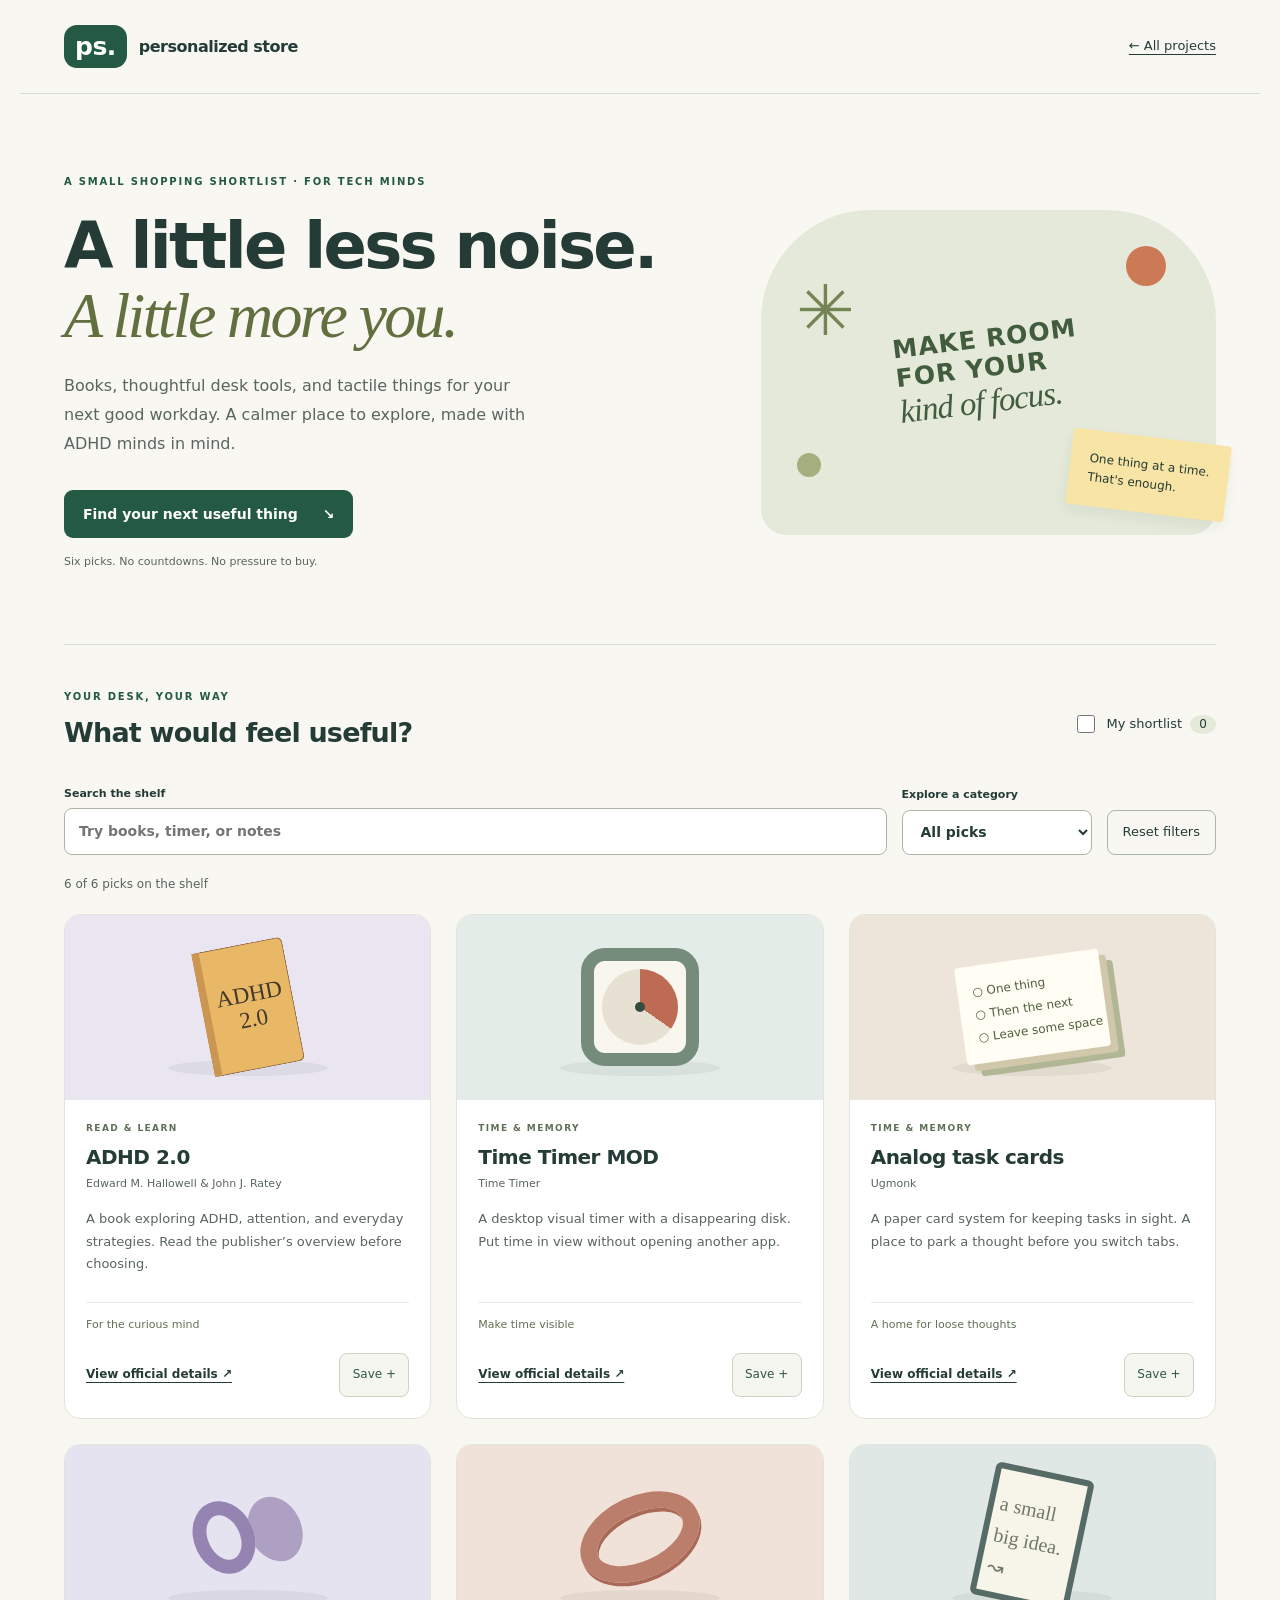
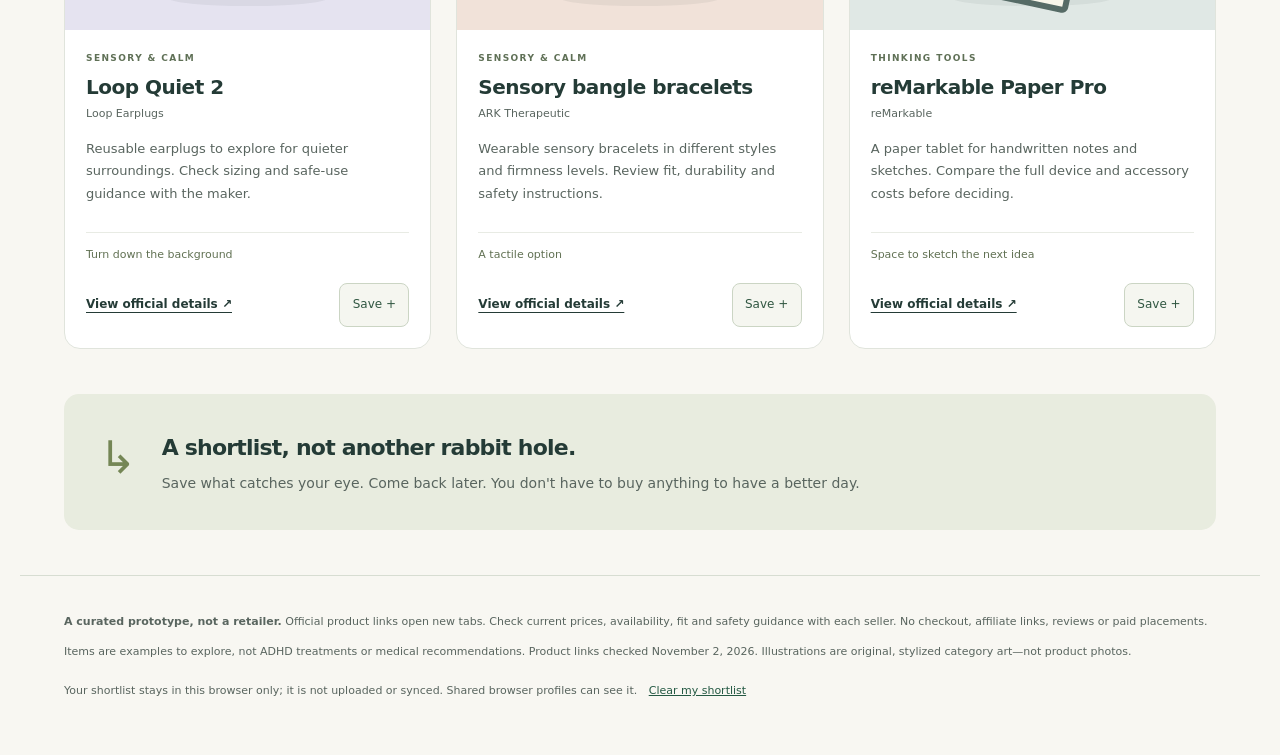
<file: personalized-store/index.html>
<!doctype html>
<html lang="en"><head><meta charset="utf-8"><meta name="viewport" content="width=device-width,initial-scale=1"><meta name="description" content="A calmer shopping shortlist for ADHD-minded people who build things. Books, desk tools and sensory picks, without the endless scroll."><title>Personalized Store — a little less noise</title><link rel="stylesheet" href="store.css"><script defer src="products.js"></script><script defer src="store.js"></script></head>
<body><a class="skip" href="#browse">Skip to products</a><header><a class="brand" href="./"><span aria-hidden="true">ps.</span> personalized store</a><a class="back" href="../">← All projects</a></header>
<main><section class="hero"><div><p class="eyebrow">A SMALL SHOPPING SHORTLIST · FOR TECH MINDS</p><h1>A little less noise.<br><em>A little more you.</em></h1><p class="intro">Books, thoughtful desk tools, and tactile things for your next good workday. A calmer place to explore, made with ADHD minds in mind.</p><a class="primary" href="#browse">Find your next useful thing <span aria-hidden="true">↘</span></a><p class="fine">Six picks. No countdowns. No pressure to buy.</p></div><div class="hero-art" aria-hidden="true"><div class="orbit">MAKE ROOM<br>FOR YOUR<br><i>kind of focus.</i></div><span class="dot one"></span><span class="dot two"></span><span class="scribble">✳</span><div class="note">One thing at a time.<br>That's enough.</div></div></section>
<section class="browse" id="browse" aria-labelledby="browse-title"><div class="section-heading"><div><p class="eyebrow">YOUR DESK, YOUR WAY</p><h2 id="browse-title">What would feel useful?</h2></div><label class="saved"><input type="checkbox" id="saved-only"> My shortlist <span id="saved-count">0</span></label></div><div class="filters"><label class="search">Search the shelf<input id="search" type="search" placeholder="Try books, timer, or notes" maxlength="100"></label><label>Explore a category<select id="category"><option value="all">All picks</option><option>Read & learn</option><option>Time & memory</option><option>Sensory & calm</option><option>Thinking tools</option></select></label><button id="reset" class="quiet">Reset filters</button></div><p id="result-count" role="status"></p><p id="storage-status" role="status"></p><div id="products" class="grid"></div><noscript><p>Enable JavaScript to browse these six products. This page does not collect personal information or process orders.</p></noscript></section>
<section class="manifesto"><span aria-hidden="true">↳</span><div><h2>A shortlist, not another rabbit hole.</h2><p>Save what catches your eye. Come back later. You don't have to buy anything to have a better day.</p></div></section></main>
<footer><p><strong>A curated prototype, not a retailer.</strong> Official product links open new tabs. Check current prices, availability, fit and safety guidance with each seller. No checkout, affiliate links, reviews or paid placements.</p><p>Items are examples to explore, not ADHD treatments or medical recommendations. Product links checked November 2, 2026. Illustrations are original, stylized category art—not product photos.</p><p>Your shortlist stays in this browser only; it is not uploaded or synced. Shared browser profiles can see it. <button id="clear-saved" class="text-button">Clear my shortlist</button></p></footer></body></html>
</file>
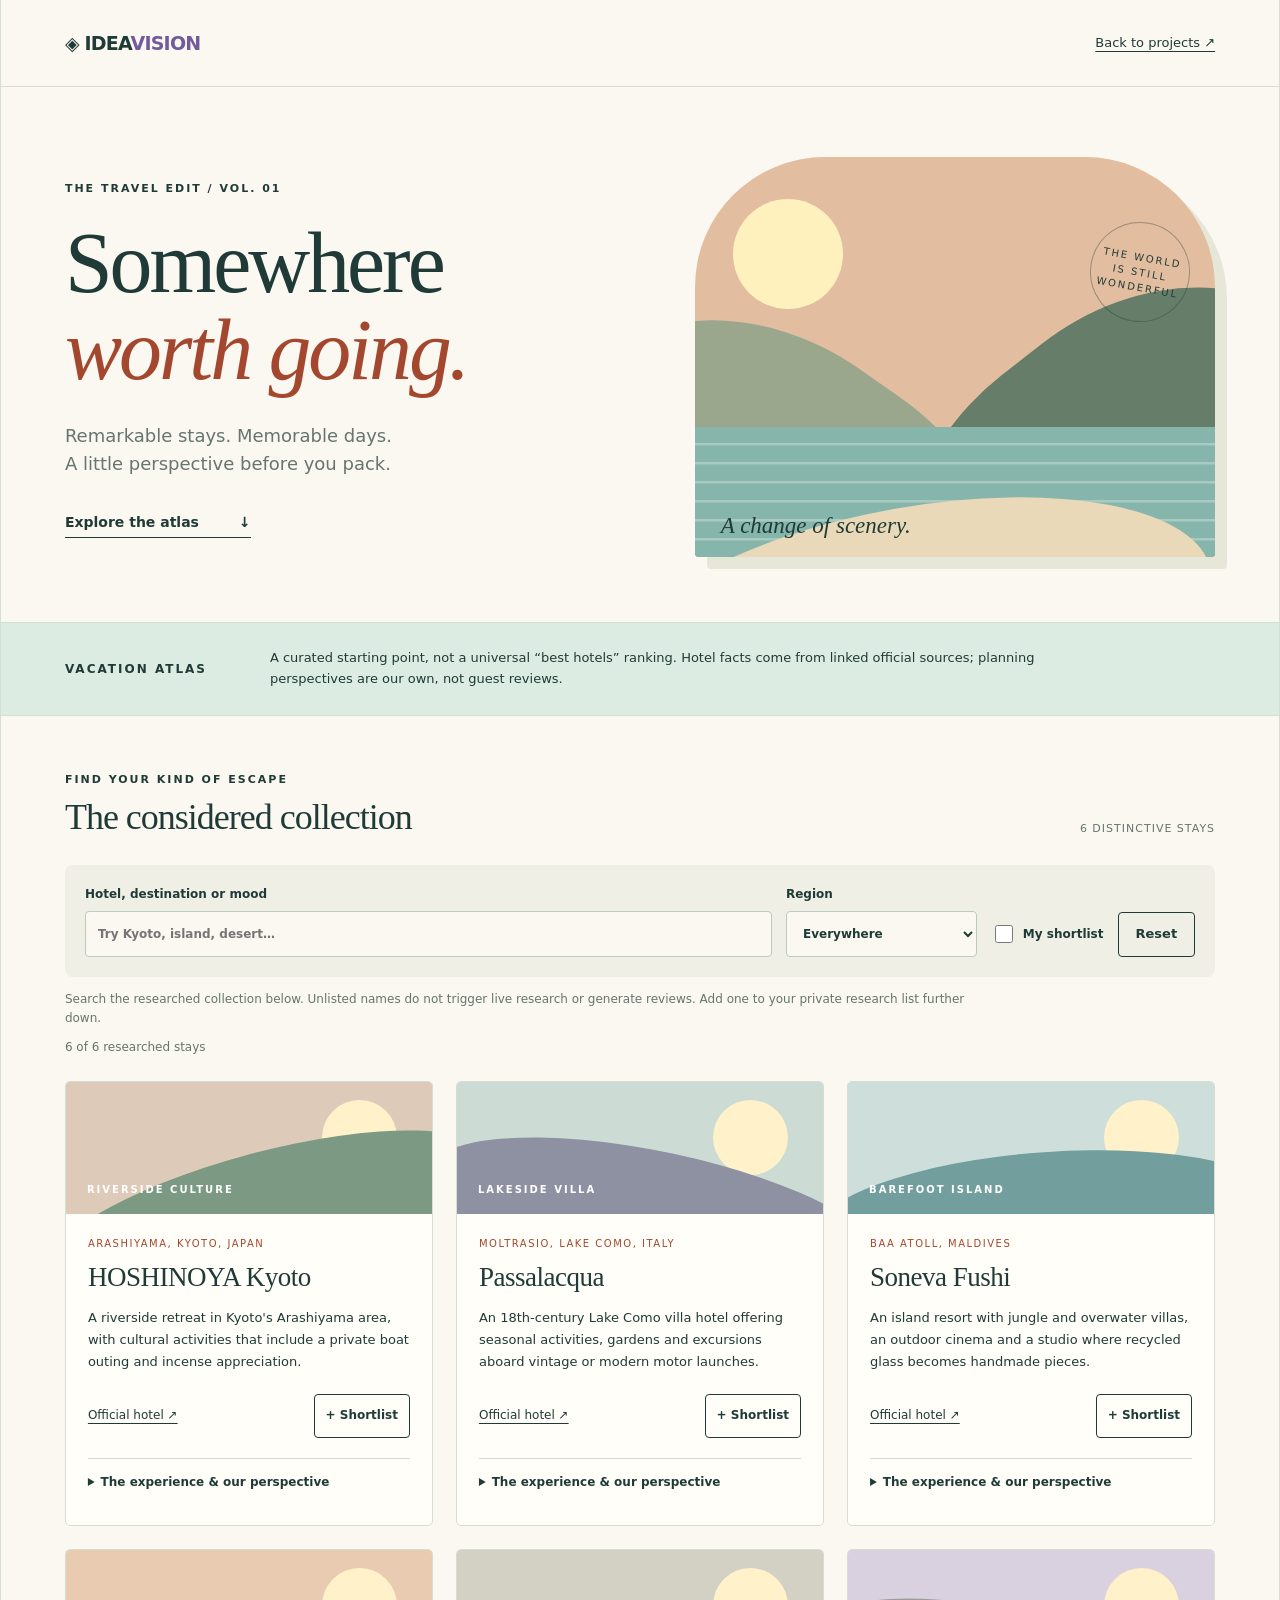
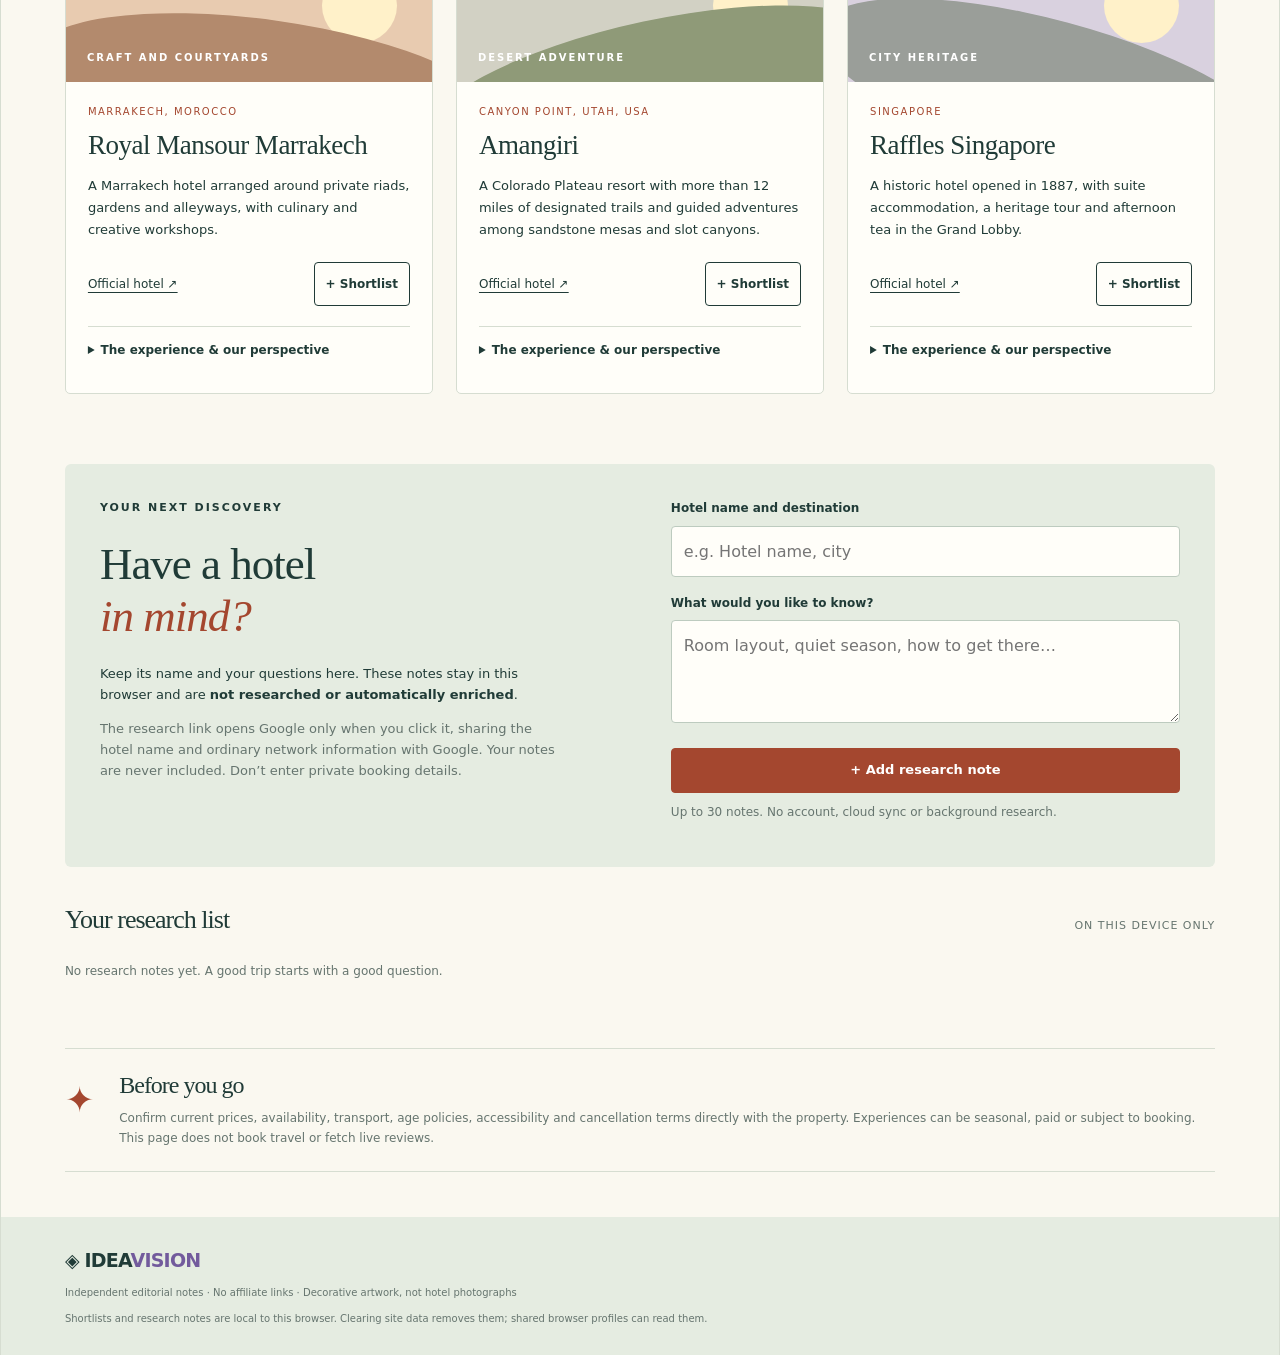
<file: vacations/index.html>
<!doctype html>
<html lang="en">
<head><meta charset="utf-8"><meta name="viewport" content="width=device-width,initial-scale=1"><title>Vacation Atlas · IdeaVision</title><meta name="description" content="A considered collection of remarkable hotels, vacation experiences and honest planning notes. Build a shortlist on your device."><link rel="stylesheet" href="vacations.css?v=20261107"></head>
<body>
<a class="skip" href="#collection">Skip to the hotel collection</a>
<div class="page">
<header><a class="brand" href="../#project=ideas">◈ IDEA<span>VISION</span></a><a class="back" href="../#project=ideas">Back to projects ↗</a></header>
<main>
<section class="hero" aria-labelledby="title"><div class="hero-copy"><p class="eyebrow">THE TRAVEL EDIT / VOL. 01</p><h1 id="title">Somewhere<br><em>worth going.</em></h1><p class="lead">Remarkable stays. Memorable days.<br>A little perspective before you pack.</p><a class="hero-link" href="#collection">Explore the atlas <span>↓</span></a></div><div class="postcard" aria-hidden="true"><div class="sun"></div><div class="mountain one"></div><div class="mountain two"></div><div class="sea"></div><div class="shore"></div><span class="stamp">THE WORLD<br>IS STILL<br>WONDERFUL</span><span class="postcard-note">A change of scenery.</span></div></section>
<div class="editorial-strip"><span>VACATION ATLAS</span><p>A curated starting point, not a universal “best hotels” ranking. Hotel facts come from linked official sources; planning perspectives are our own, not guest reviews.</p></div>
<section id="collection" aria-labelledby="collection-title"><div class="section-head"><div><p class="eyebrow">FIND YOUR KIND OF ESCAPE</p><h2 id="collection-title">The considered collection</h2></div><span id="collection-total" class="small-label"></span></div>
<div class="filters"><label class="search-label">Hotel, destination or mood<input id="hotel-search" type="search" placeholder="Try Kyoto, island, desert…" maxlength="150" autocomplete="off"></label><label>Region<select id="hotel-region"><option value="all">Everywhere</option></select></label><label class="check"><input id="saved-only" type="checkbox"> My shortlist</label><button id="clear-filters" class="quiet" type="button">Reset</button></div>
<p class="search-help">Search the researched collection below. Unlisted names do not trigger live research or generate reviews. Add one to your private research list further down.</p><p id="hotel-count" class="result-count" role="status" aria-live="polite"></p><p id="storage-notice" class="notice" role="status" hidden></p><p id="data-notice" class="notice" role="status" hidden>Some hotel records could not be shown. Please check back after the collection is corrected.</p>
<div id="hotel-grid" class="hotel-grid"></div><div id="hotel-empty" class="empty" hidden><h3>No stays in this view.</h3><p>Try a broader search, reset the filters, or add an unlisted hotel below.</p><a href="#research">Start a research note ↓</a></div>
</section>
<section id="research" class="research" aria-labelledby="research-title"><div class="research-copy"><p class="eyebrow">YOUR NEXT DISCOVERY</p><h2 id="research-title">Have a hotel<br><em>in mind?</em></h2><p>Keep its name and your questions here. These notes stay in this browser and are <strong>not researched or automatically enriched</strong>.</p><p class="fine">The research link opens Google only when you click it, sharing the hotel name and ordinary network information with Google. Your notes are never included. Don’t enter private booking details.</p></div><div><form id="research-form"><label for="research-name">Hotel name and destination</label><input id="research-name" required maxlength="120" placeholder="e.g. Hotel name, city" autocomplete="off"><label for="research-note">What would you like to know?</label><textarea id="research-note" maxlength="700" rows="3" placeholder="Room layout, quiet season, how to get there…"></textarea><button type="submit">+ Add research note</button><p class="fine">Up to 30 notes. No account, cloud sync or background research.</p></form><p id="research-status" role="status" aria-live="polite"></p></div></section>
<section class="research-list-section" aria-labelledby="list-title"><div class="section-head"><h2 id="list-title">Your research list</h2><span class="small-label">ON THIS DEVICE ONLY</span></div><p id="research-empty" class="fine">No research notes yet. A good trip starts with a good question.</p><div id="research-list" class="research-list"></div></section>
<aside class="before-you-go"><span aria-hidden="true">✦</span><div><h2>Before you go</h2><p>Confirm current prices, availability, transport, age policies, accessibility and cancellation terms directly with the property. Experiences can be seasonal, paid or subject to booking. This page does not book travel or fetch live reviews.</p></div></aside>
</main><footer><a class="brand" href="../#project=ideas">◈ IDEA<span>VISION</span></a><p>Independent editorial notes · No affiliate links · Decorative artwork, not hotel photographs</p><p>Shortlists and research notes are local to this browser. Clearing site data removes them; shared browser profiles can read them.</p></footer>
</div><noscript><p class="notice">Enable JavaScript to search the collection and keep local notes. <a href="hotels-data.js">Read the published hotel data</a>.</p></noscript><script src="hotels-data.js?v=20261107"></script><script src="vacations.js?v=20261107"></script>
</body></html>
</file>
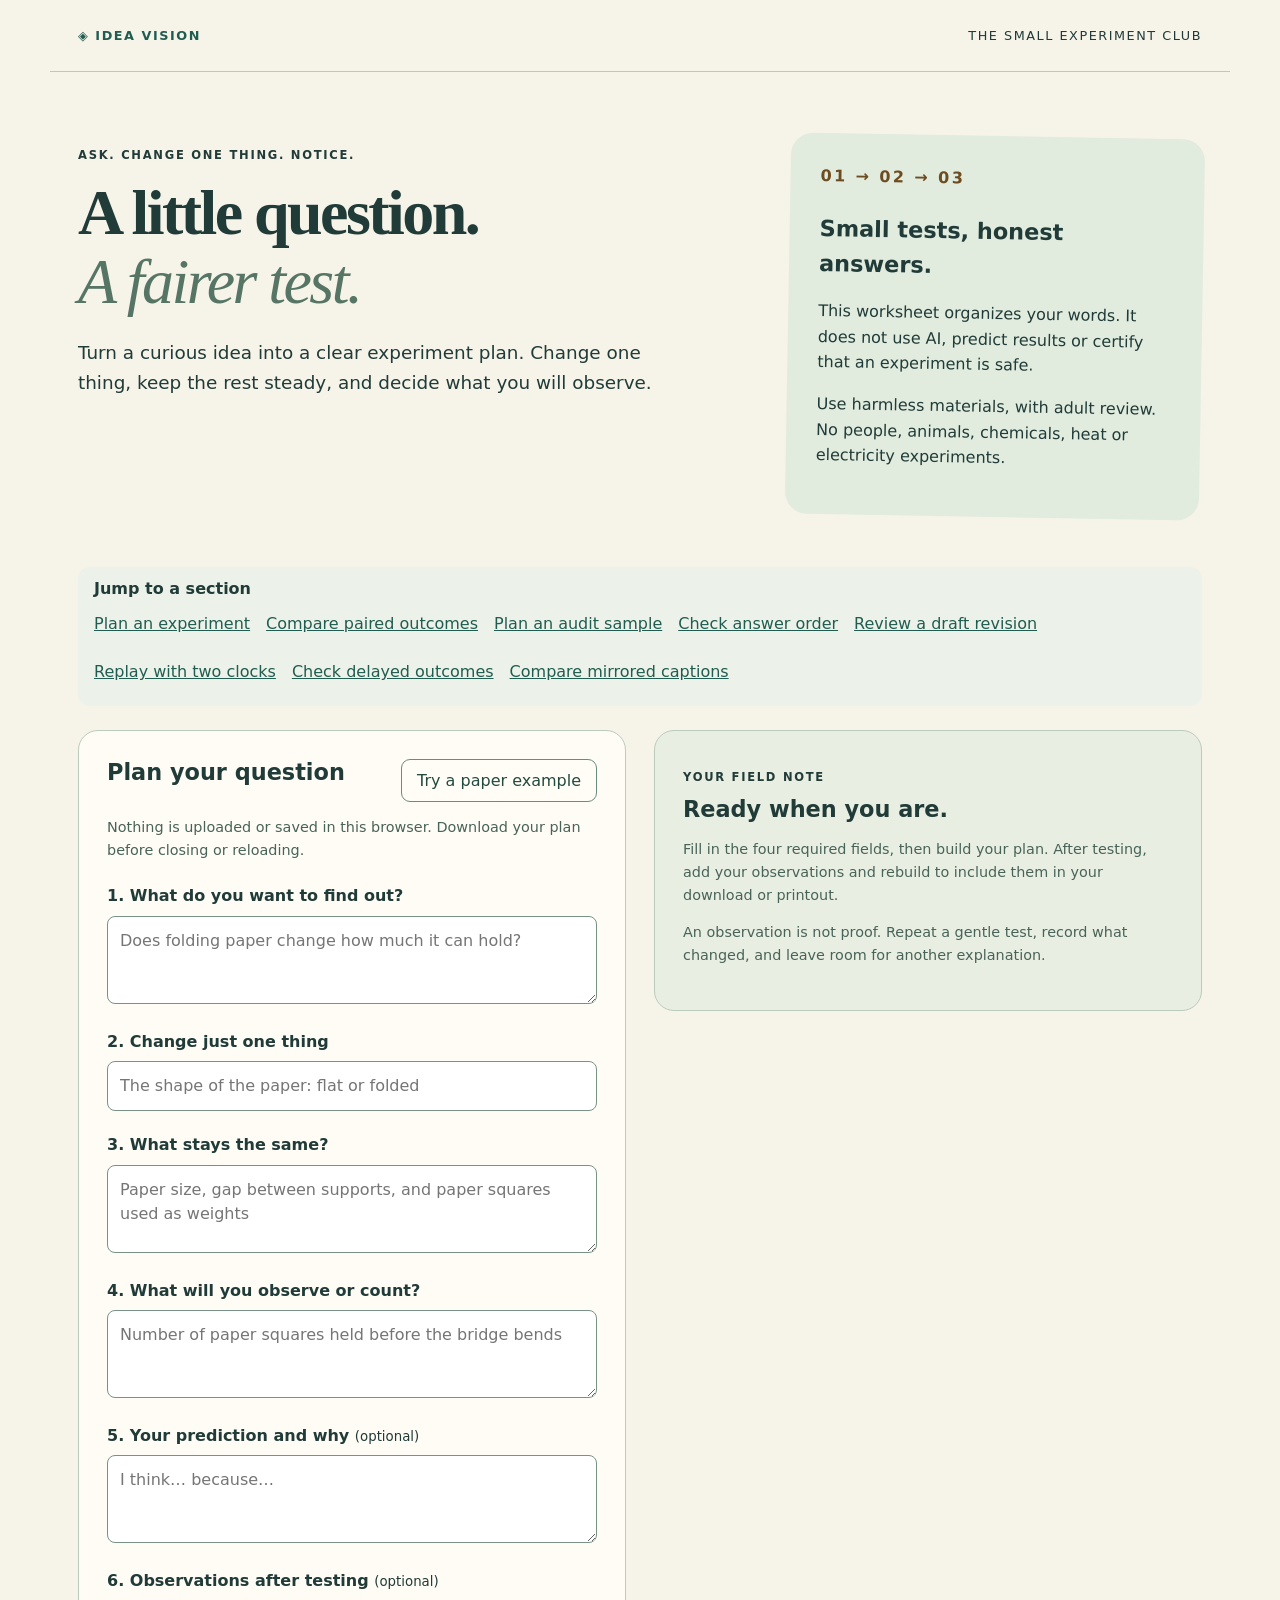
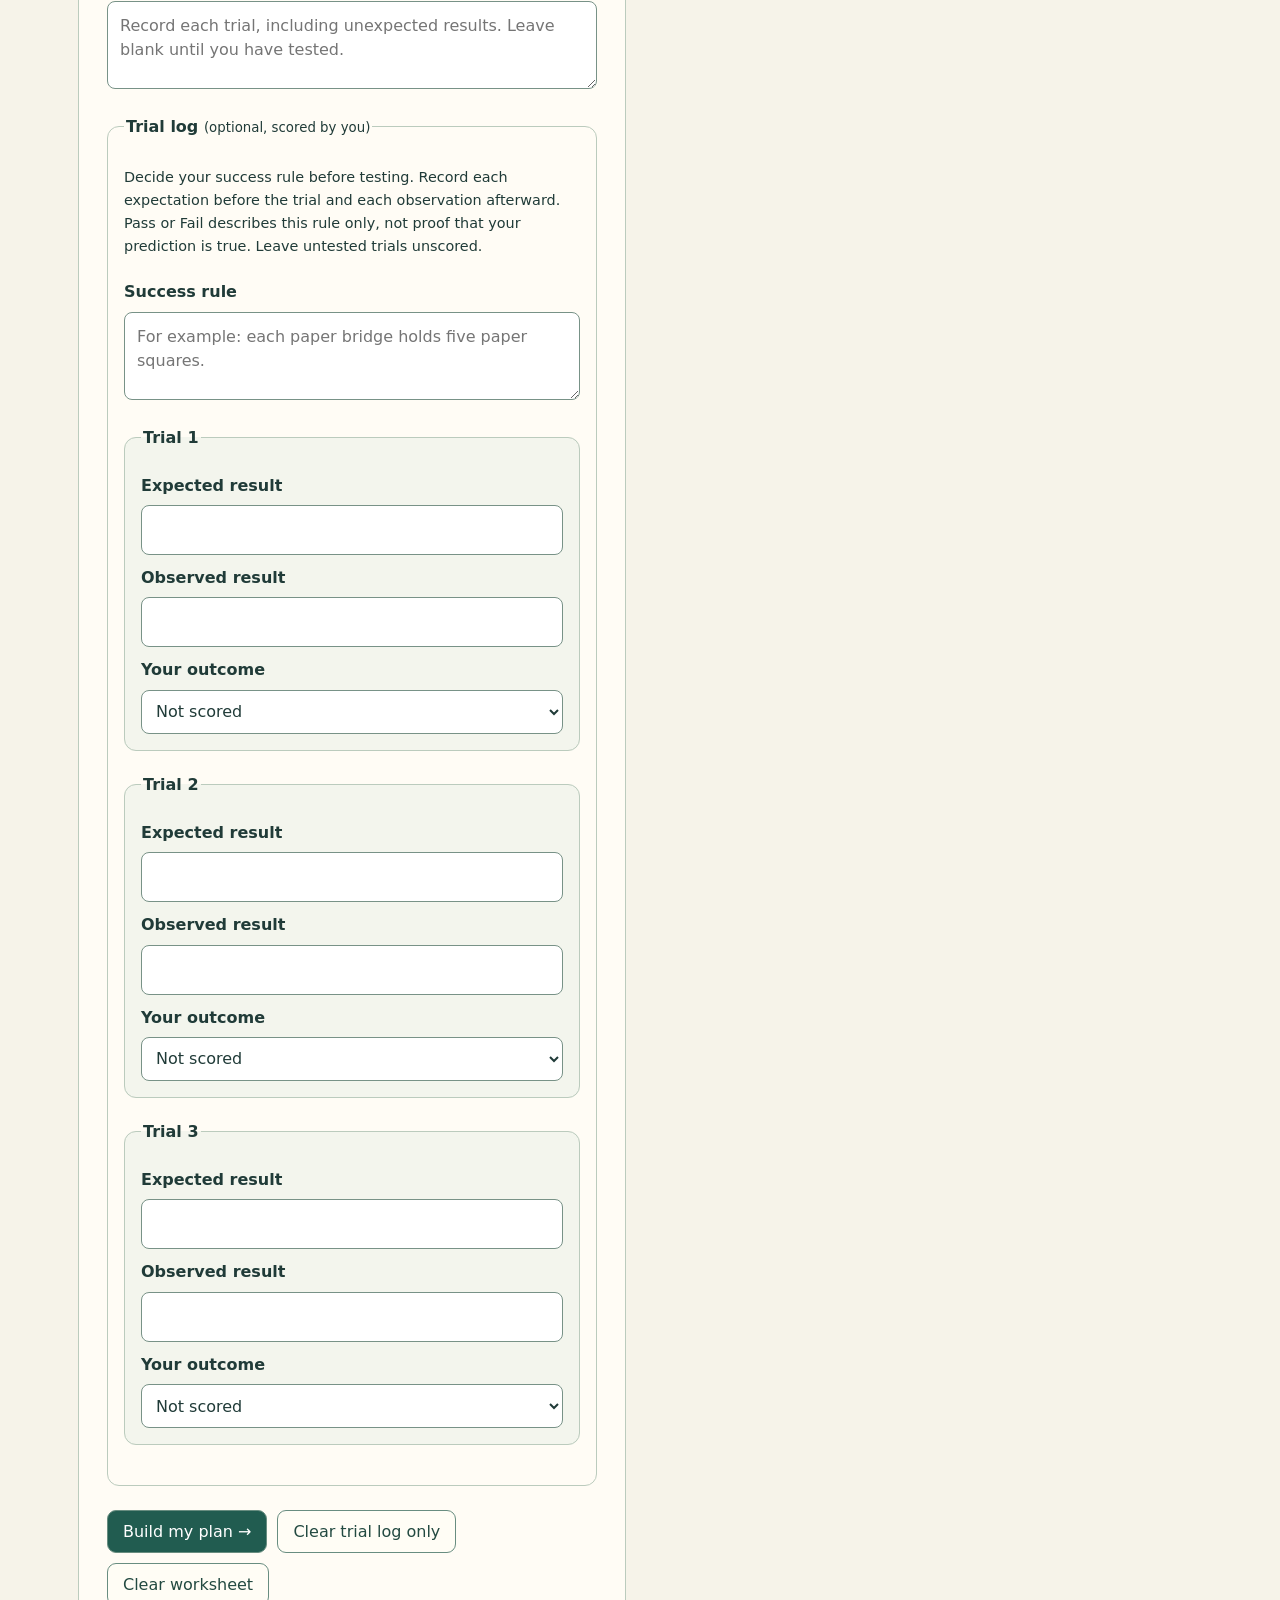
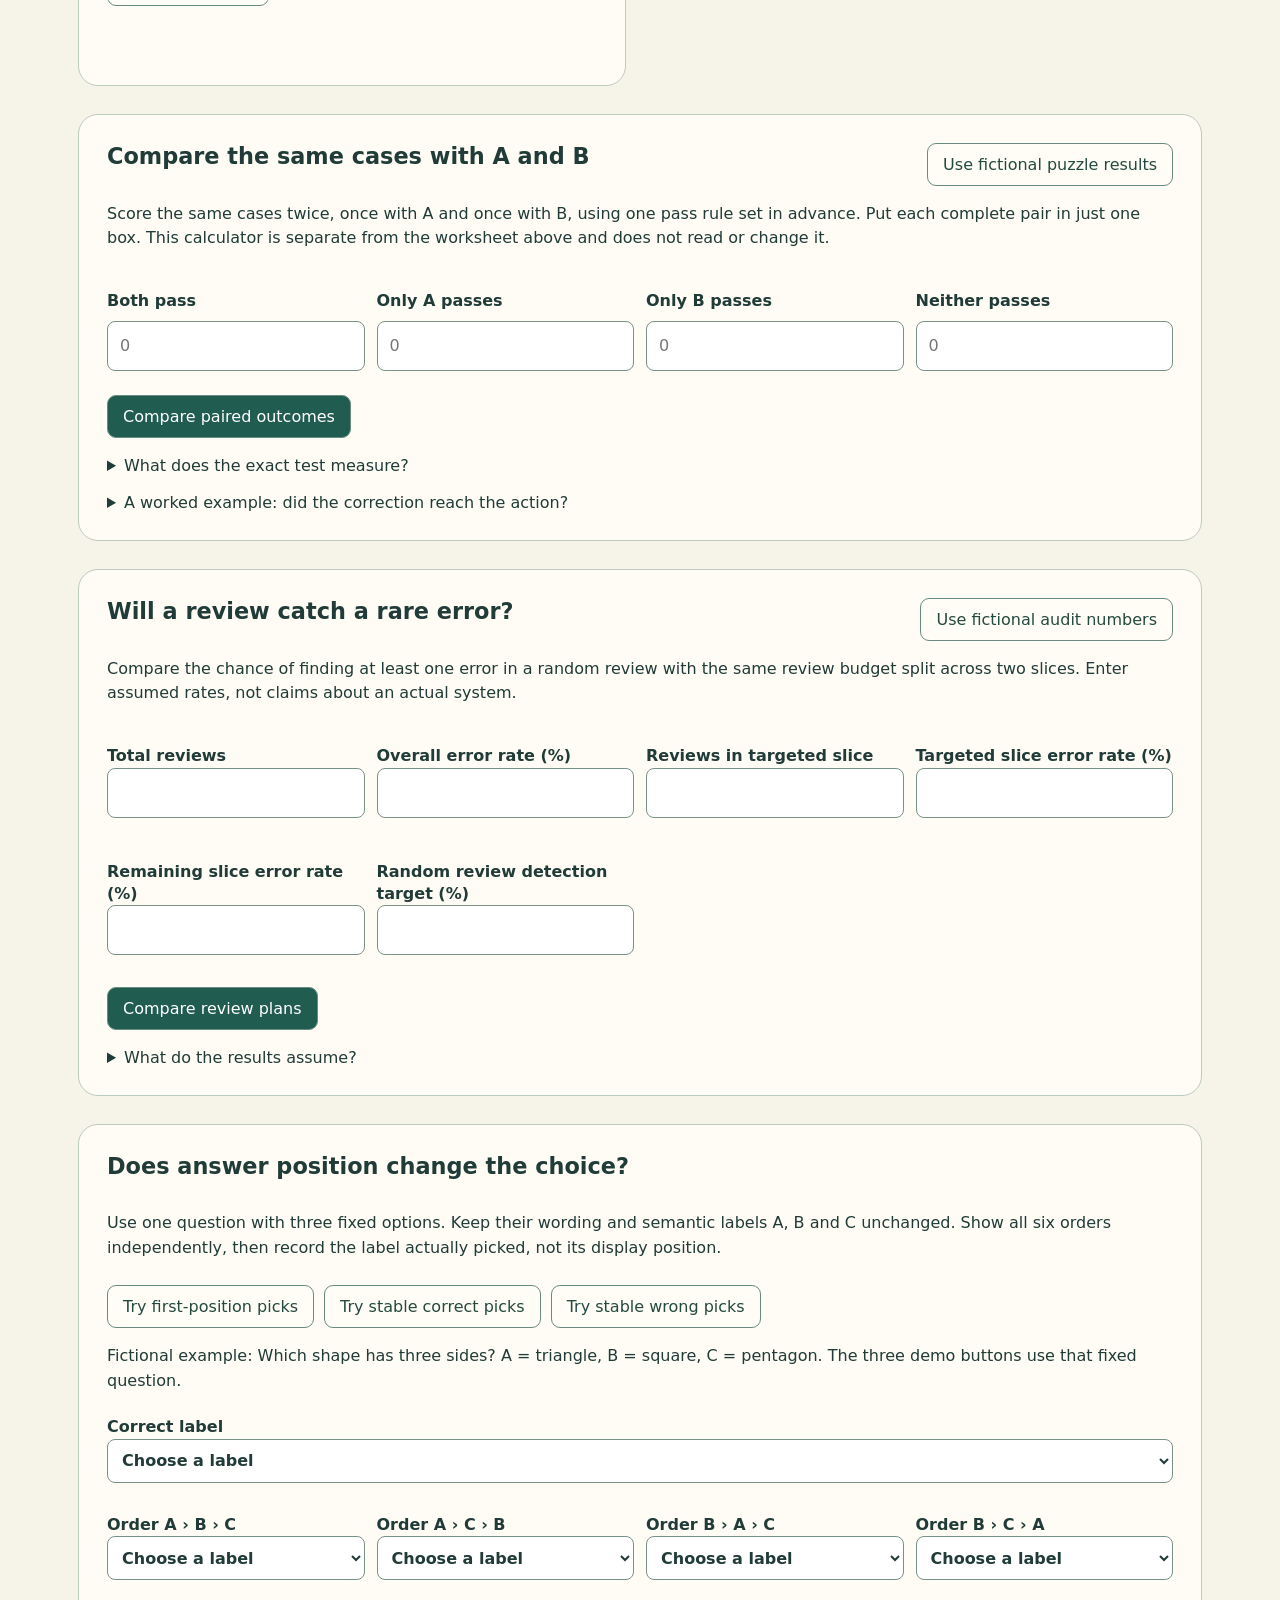
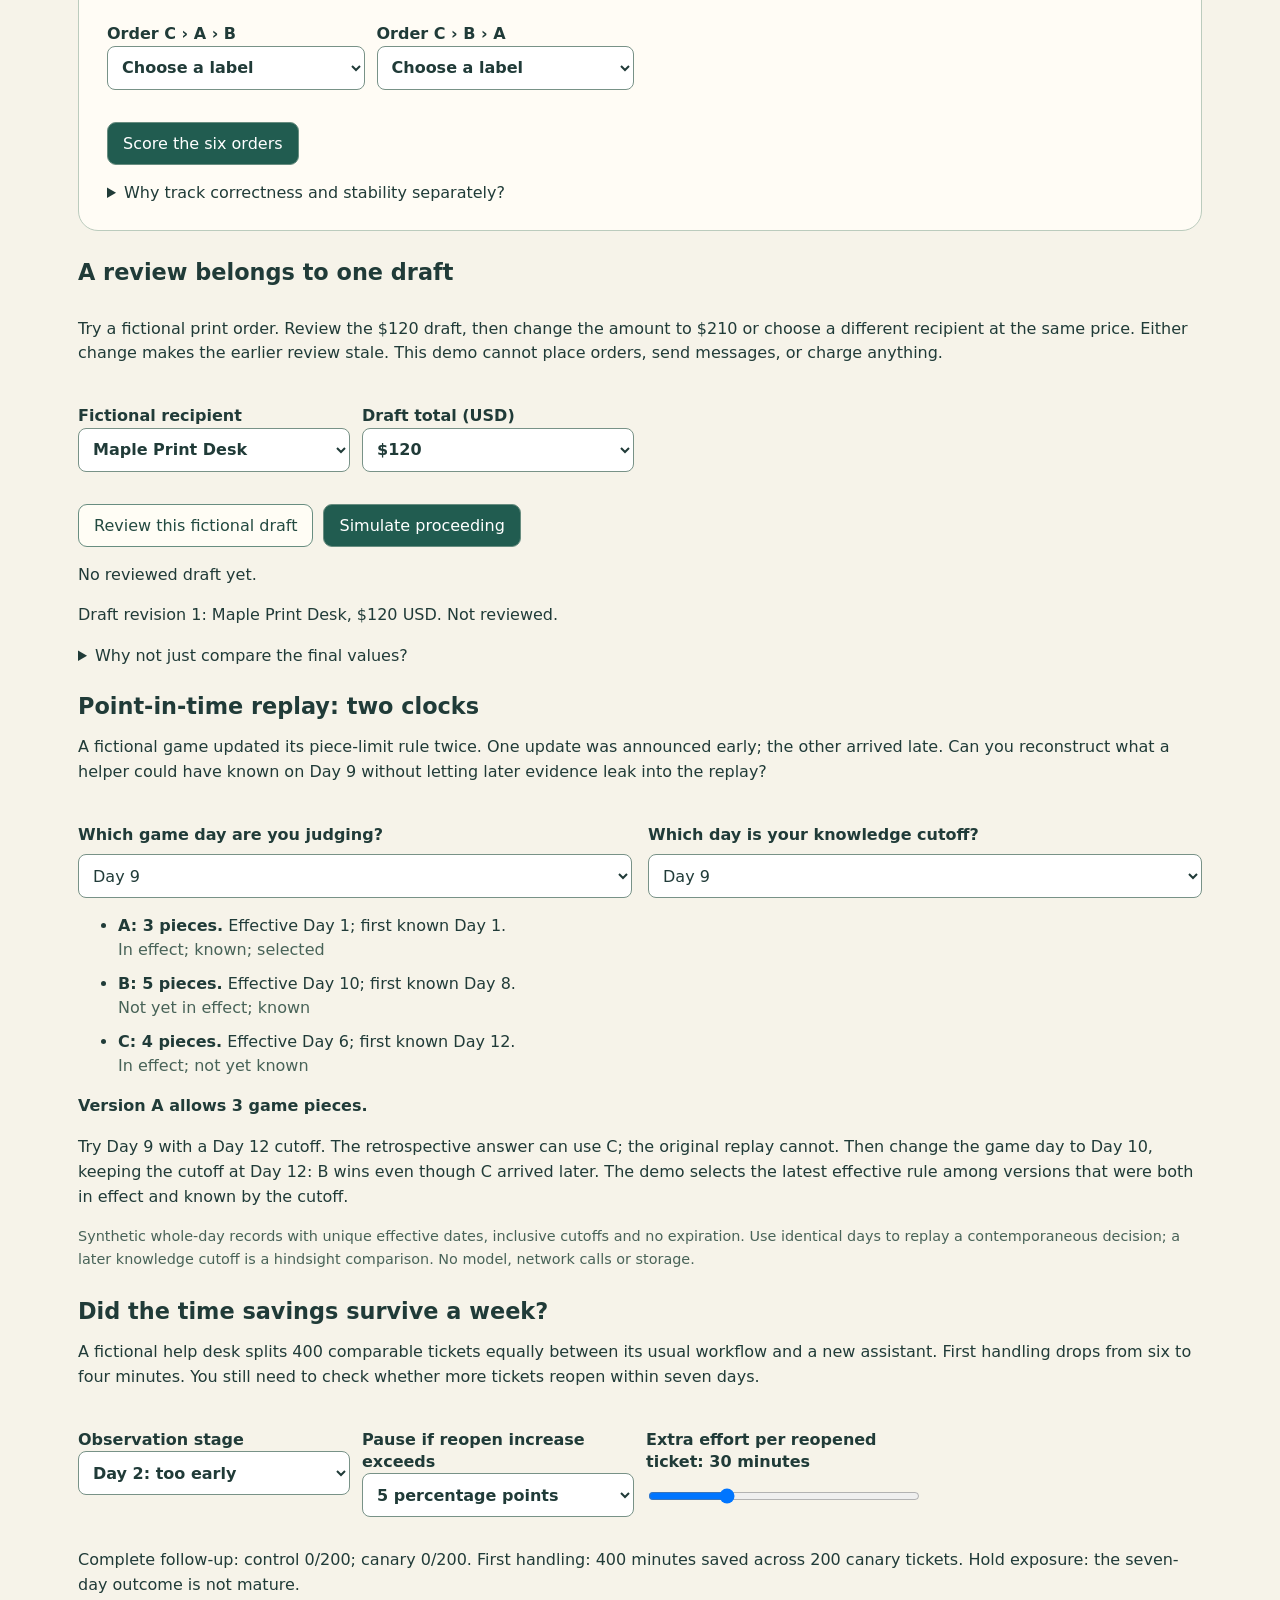
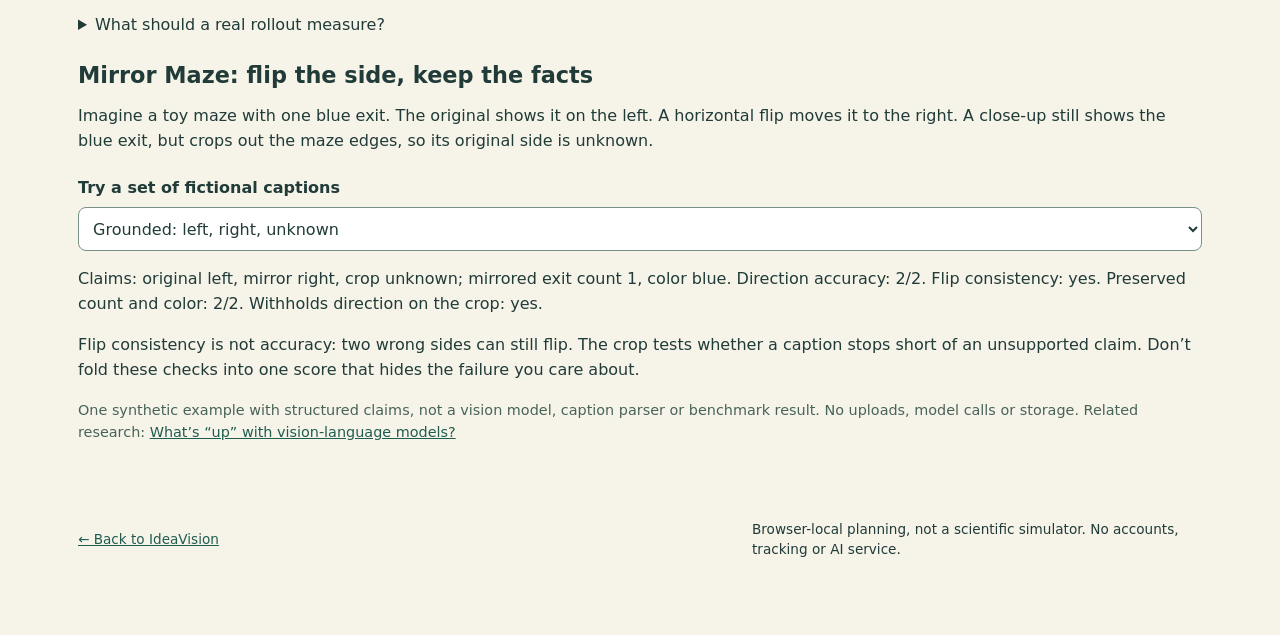
<file: fair-test.html>
<!doctype html>
<html lang="en">
<head><meta charset="utf-8"><meta name="viewport" content="width=device-width,initial-scale=1"><title>Fair Test Studio · IdeaVision</title><link rel="stylesheet" href="fair-test.css?v=20261125"></head>
<body><a class="skip" href="#planner">Skip to planner</a><header><a href="index.html#project=ideas">◈ IDEA VISION</a><span>THE SMALL EXPERIMENT CLUB</span></header>
<main><section class="hero"><div><p class="eyebrow">ASK. CHANGE ONE THING. NOTICE.</p><h1>A little question.<br><em>A fairer test.</em></h1><p class="lead">Turn a curious idea into a clear experiment plan. Change one thing, keep the rest steady, and decide what you will observe.</p></div><aside><span class="stamp">01 → 02 → 03</span><h2>Small tests, honest answers.</h2><p>This worksheet organizes your words. It does not use AI, predict results or certify that an experiment is safe.</p><p>Use harmless materials, with adult review. No people, animals, chemicals, heat or electricity experiments.</p></aside></section>
<nav class="studio-directory" aria-label="Studio sections"><strong>Jump to a section</strong><ul><li><a href="#planner">Plan an experiment</a></li><li><a href="#paired">Compare paired outcomes</a></li><li><a href="#audit-sampling">Plan an audit sample</a></li><li><a href="#order-check">Check answer order</a></li><li><a href="#approval-revision">Review a draft revision</a></li><li><a href="#replay-clock">Replay with two clocks</a></li><li><a href="#delayed-outcomes">Check delayed outcomes</a></li><li><a href="#mirror-check">Compare mirrored captions</a></li></ul></nav>
<section class="workspace" id="planner" tabindex="-1" aria-label="Experiment planner"><form id="experiment-form"><div class="section-top"><h2>Plan your question</h2><button type="button" id="example">Try a paper example</button></div><p id="privacy">Nothing is uploaded or saved in this browser. Download your plan before closing or reloading.</p>
<label for="question">1. What do you want to find out?</label><textarea id="question" maxlength="300" required placeholder="Does folding paper change how much it can hold?"></textarea>
<label for="change">2. Change just one thing</label><input id="change" maxlength="300" required placeholder="The shape of the paper: flat or folded">
<label for="keep">3. What stays the same?</label><textarea id="keep" maxlength="300" required placeholder="Paper size, gap between supports, and paper squares used as weights"></textarea>
<label for="measure">4. What will you observe or count?</label><textarea id="measure" maxlength="300" required placeholder="Number of paper squares held before the bridge bends"></textarea>
<label for="prediction">5. Your prediction and why <small>(optional)</small></label><textarea id="prediction" maxlength="300" placeholder="I think… because…"></textarea>
<label for="notes">6. Observations after testing <small>(optional)</small></label><textarea id="notes" maxlength="300" placeholder="Record each trial, including unexpected results. Leave blank until you have tested."></textarea>
<fieldset><legend>Trial log <small>(optional, scored by you)</small></legend><p>Decide your success rule before testing. Record each expectation before the trial and each observation afterward. Pass or Fail describes this rule only, not proof that your prediction is true. Leave untested trials unscored.</p><label for="rule">Success rule</label><textarea id="rule" maxlength="300" placeholder="For example: each paper bridge holds five paper squares."></textarea><fieldset class="trial"><legend>Trial 1</legend><label for="trial-1-expected">Expected result</label><input id="trial-1-expected" maxlength="300"><label for="trial-1-observed">Observed result</label><input id="trial-1-observed" maxlength="300"><label for="trial-1-verdict">Your outcome</label><select id="trial-1-verdict"><option value="">Not scored</option><option>Pass</option><option>Fail</option><option>Unclear</option></select></fieldset><fieldset class="trial"><legend>Trial 2</legend><label for="trial-2-expected">Expected result</label><input id="trial-2-expected" maxlength="300"><label for="trial-2-observed">Observed result</label><input id="trial-2-observed" maxlength="300"><label for="trial-2-verdict">Your outcome</label><select id="trial-2-verdict"><option value="">Not scored</option><option>Pass</option><option>Fail</option><option>Unclear</option></select></fieldset><fieldset class="trial"><legend>Trial 3</legend><label for="trial-3-expected">Expected result</label><input id="trial-3-expected" maxlength="300"><label for="trial-3-observed">Observed result</label><input id="trial-3-observed" maxlength="300"><label for="trial-3-verdict">Your outcome</label><select id="trial-3-verdict"><option value="">Not scored</option><option>Pass</option><option>Fail</option><option>Unclear</option></select></fieldset></fieldset>
<div class="actions"><button class="primary" type="submit">Build my plan →</button><button type="button" id="clear-results">Clear trial log only</button><button type="button" id="clear">Clear worksheet</button></div><p id="feedback" role="status" aria-live="polite"></p></form>
<section class="result" aria-labelledby="result-title"><p class="eyebrow">YOUR FIELD NOTE</p><h2 id="result-title">Ready when you are.</h2><p id="result-help">Fill in the four required fields, then build your plan. After testing, add your observations and rebuild to include them in your download or printout.</p><textarea id="plan" aria-label="Your experiment plan" readonly hidden></textarea><pre id="print-plan" hidden></pre><button id="select-plan" type="button" hidden>Select plan text</button><button id="print" type="button" hidden>Print plan</button><button id="download" type="button" hidden>Download plan (.txt)</button><p class="footnote">An observation is not proof. Repeat a gentle test, record what changed, and leave room for another explanation.</p></section></section>
<section id="paired" tabindex="-1" aria-labelledby="paired-title">
<form id="paired-form" novalidate>
<div class="section-top"><h2 id="paired-title">Compare the same cases with A and B</h2><button type="button" id="paired-example">Use fictional puzzle results</button></div>
<p>Score the same cases twice, once with A and once with B, using one pass rule set in advance. Put each complete pair in just one box. This calculator is separate from the worksheet above and does not read or change it.</p>
<div class="paired-grid">
<div><label for="pair-both">Both pass</label><input id="pair-both" type="text" inputmode="numeric" maxlength="3" placeholder="0"></div>
<div><label for="pair-a">Only A passes</label><input id="pair-a" type="text" inputmode="numeric" maxlength="3" placeholder="0"></div>
<div><label for="pair-b">Only B passes</label><input id="pair-b" type="text" inputmode="numeric" maxlength="3" placeholder="0"></div>
<div><label for="pair-neither">Neither passes</label><input id="pair-neither" type="text" inputmode="numeric" maxlength="3" placeholder="0"></div>
</div>
<div class="actions"><button class="primary" type="submit">Compare paired outcomes</button></div>
<div aria-live="polite" aria-atomic="true"><p id="paired-status"></p><p id="paired-output"></p></div>
<details><summary>What does the exact test measure?</summary>
<p>The two-sided exact McNemar test compares the number of A-only and B-only passes using a fair-coin binomial model. Ties contribute to the pass rates, but not to the test. The p-value is not the probability that A and B are equal.</p>
<p>Pairs should be independent of one another. Repeated or related cases, shared failure modes, or testing many metrics need a different design or adjustment. With few discordant pairs, this test can miss real effects. A small p-value alone does not establish a useful improvement. Inputs stay in this page; no upload, storage or tracking.</p></details>
<details id="correction-example"><summary>A worked example: did the correction reach the action?</summary>
<p>These are fictional review cases. No model or tool runs here. Compare A and B on the same cases. Check the reply and the proposed action independently; count a case as a pass only if both match the expectation.</p>
<ol>
<li><strong>Changed time, unchanged location:</strong> Move a fictional Tuesday 10:00 meeting to Wednesday 11:00, Pacific time. Keep Room B. A reply saying “Wednesday” passes the time-in-reply check, but a proposed update with Tuesday or a different room fails the action check.</li>
<li><strong>One-time change:</strong> Apply the new time to this occurrence only. A call that rewrites the recurring schedule fails, even if this week’s time is correct.</li>
<li><strong>Withdrawal:</strong> If the user says not to move the meeting, acknowledge the withdrawal and expect no update calls.</li>
<li><strong>Ambiguity:</strong> If “move it to Wednesday” could refer to either of two meetings, ask which meeting before proposing an update.</li>
</ol>
<p>Report stale, duplicate or out-of-scope calls separately. Block release on those errors in this review even if the overall pass count improves. A few hand-picked cases illustrate the rubric; they do not measure general model performance.</p>
</details>
</form></section>
<section class="audit-sampling" id="audit-sampling" tabindex="-1" aria-labelledby="audit-title">
<form id="audit-form">
<div class="section-top"><h2 id="audit-title">Will a review catch a rare error?</h2><button id="audit-example" type="button">Use fictional audit numbers</button></div>
<p>Compare the chance of finding at least one error in a random review with the same review budget split across two slices. Enter assumed rates, not claims about an actual system.</p>
<div class="paired-grid">
<label for="audit-budget">Total reviews<input id="audit-budget" type="text" inputmode="numeric" maxlength="7"></label>
<label for="audit-rate">Overall error rate (%)<input id="audit-rate" type="text" inputmode="decimal" maxlength="12"></label>
<label for="audit-slice-count">Reviews in targeted slice<input id="audit-slice-count" type="text" inputmode="numeric" maxlength="7"></label>
<label for="audit-slice-rate">Targeted slice error rate (%)<input id="audit-slice-rate" type="text" inputmode="decimal" maxlength="12"></label>
<label for="audit-rest-rate">Remaining slice error rate (%)<input id="audit-rest-rate" type="text" inputmode="decimal" maxlength="12"></label>
<label for="audit-target">Random review detection target (%)<input id="audit-target" type="text" inputmode="decimal" maxlength="12"></label>
</div>
<div class="actions"><button class="primary" type="submit">Compare review plans</button></div>
<p id="audit-output" role="status"></p>
<details><summary>What do the results assume?</summary>
<p>Each review independently has its slice’s assumed error rate, and reviewers catch every error they see. For <var>n</var> random reviews at error rate <var>p</var>, the chance of detecting any error is 1 − (1 − <var>p</var>)<sup><var>n</var></sup>. The split plan multiplies the two slices’ chances of missing all errors before subtracting from one.</p>
<p>In the fictional example, the targeted slice is 10% of traffic but gets 20% of reviews. To compare plans for the same underlying population, derive the overall error rate using traffic shares, not review shares. Detection odds are not a prevalence estimate or a guarantee. Correlated cases, missing labels, or imperfect review can change the odds. Nothing is uploaded or saved.</p>
</details></form></section>
<section class="audit-sampling" id="order-check" tabindex="-1" aria-labelledby="order-title">
<form id="order-form">
<div class="section-top"><h2 id="order-title">Does answer position change the choice?</h2></div>
<p>Use one question with three fixed options. Keep their wording and semantic labels A, B and C unchanged. Show all six orders independently, then record the label actually picked, not its display position.</p>
<div class="actions">
<button id="order-first" type="button">Try first-position picks</button>
<button id="order-right" type="button">Try stable correct picks</button>
<button id="order-wrong" type="button">Try stable wrong picks</button>
</div>
<p>Fictional example: Which shape has three sides? A = triangle, B = square, C = pentagon. The three demo buttons use that fixed question.</p>
<label for="order-correct">Correct label<select id="order-correct"><option value="">Choose a label</option><option value="A">A</option><option value="B">B</option><option value="C">C</option></select></label>
<div class="paired-grid">
<label for="order-abc">Order A › B › C<select id="order-abc"><option value="">Choose a label</option><option value="A">A</option><option value="B">B</option><option value="C">C</option></select></label>
<label for="order-acb">Order A › C › B<select id="order-acb"><option value="">Choose a label</option><option value="A">A</option><option value="B">B</option><option value="C">C</option></select></label>
<label for="order-bac">Order B › A › C<select id="order-bac"><option value="">Choose a label</option><option value="A">A</option><option value="B">B</option><option value="C">C</option></select></label>
<label for="order-bca">Order B › C › A<select id="order-bca"><option value="">Choose a label</option><option value="A">A</option><option value="B">B</option><option value="C">C</option></select></label>
<label for="order-cab">Order C › A › B<select id="order-cab"><option value="">Choose a label</option><option value="A">A</option><option value="B">B</option><option value="C">C</option></select></label>
<label for="order-cba">Order C › B › A<select id="order-cba"><option value="">Choose a label</option><option value="A">A</option><option value="B">B</option><option value="C">C</option></select></label>
</div>
<div class="actions"><button class="primary" type="submit">Score the six orders</button></div>
<p id="order-output" role="status"></p>
<details><summary>Why track correctness and stability separately?</summary>
<p>ABC is the reference for the five comparisons against that one order. The 15 unordered comparisons cover every pair of orders and do not pick a favorite reference. A system can choose the same wrong option every time, so zero flips does not mean good performance.</p>
<p>These are descriptive counts for one question, not independent observations or a significance test. Repeat on more questions; for stochastic systems, run multiple independent repeats per order under the same settings. This tool records your entries; it does not call a model, store your inputs or upload them.</p>
</details></form></section>
<section class="audit-sampling" id="approval-revision" tabindex="-1" aria-labelledby="approval-demo-title">
<div class="section-top"><h2 id="approval-demo-title">A review belongs to one draft</h2></div>
<p>Try a fictional print order. Review the $120 draft, then change the amount to $210 or choose a different recipient at the same price. Either change makes the earlier review stale. This demo cannot place orders, send messages, or charge anything.</p>
<div class="paired-grid">
<label for="approval-demo-recipient">Fictional recipient<select id="approval-demo-recipient"><option>Maple Print Desk</option><option>Cedar Print Desk</option></select></label>
<label for="approval-demo-amount">Draft total (USD)<select id="approval-demo-amount"><option value="120">$120</option><option value="210">$210</option></select></label>
</div>
<div class="actions"><button id="approval-demo-review" type="button">Review this fictional draft</button><button id="approval-demo-proceed" type="button" class="primary">Simulate proceeding</button></div>
<p id="approval-demo-reviewed">No reviewed draft yet.</p>
<p id="approval-demo-status" role="status">Draft revision 1: Maple Print Desk, $120 USD. Not reviewed.</p>
<details><summary>Why not just compare the final values?</summary><p>This demo deliberately requires fresh review after any material edit, even if someone restores the previous values. In a real harness, bind the confirmed snapshot and revision to the action on the trusted side of the tool boundary, check it right before the action, and test amount changes and destination-only changes separately. This browser-local demo is not an authorization mechanism.</p></details>
</section>
<section class="audit-sampling replay-clock" id="replay-clock" tabindex="-1" aria-labelledby="replay-title">
<h2 id="replay-title">Point-in-time replay: two clocks</h2>
<p>A fictional game updated its piece-limit rule twice. One update was announced early; the other arrived late. Can you reconstruct what a helper could have known on Day 9 without letting later evidence leak into the replay?</p>
<div class="replay-controls"><div><label for="replay-target">Which game day are you judging?</label><select id="replay-target"><option value="1">Day 1</option><option value="2">Day 2</option><option value="3">Day 3</option><option value="4">Day 4</option><option value="5">Day 5</option><option value="6">Day 6</option><option value="7">Day 7</option><option value="8">Day 8</option><option value="9" selected>Day 9</option><option value="10">Day 10</option><option value="11">Day 11</option><option value="12">Day 12</option></select></div><div><label for="replay-known">Which day is your knowledge cutoff?</label><select id="replay-known"><option value="1">Day 1</option><option value="2">Day 2</option><option value="3">Day 3</option><option value="4">Day 4</option><option value="5">Day 5</option><option value="6">Day 6</option><option value="7">Day 7</option><option value="8">Day 8</option><option value="9" selected>Day 9</option><option value="10">Day 10</option><option value="11">Day 11</option><option value="12">Day 12</option></select></div></div>
<ul aria-label="Fictional rule versions">
<li><strong>A: 3 pieces.</strong> Effective Day 1; first known Day 1. <span id="replay-row-A"></span></li>
<li><strong>B: 5 pieces.</strong> Effective Day 10; first known Day 8. <span id="replay-row-B"></span></li>
<li><strong>C: 4 pieces.</strong> Effective Day 6; first known Day 12. <span id="replay-row-C"></span></li>
</ul>
<p id="replay-result" role="status"></p>
<p>Try Day 9 with a Day 12 cutoff. The retrospective answer can use C; the original replay cannot. Then change the game day to Day 10, keeping the cutoff at Day 12: B wins even though C arrived later. The demo selects the latest effective rule among versions that were both in effect and known by the cutoff.</p>
<p class="footnote">Synthetic whole-day records with unique effective dates, inclusive cutoffs and no expiration. Use identical days to replay a contemporaneous decision; a later knowledge cutoff is a hindsight comparison. No model, network calls or storage.</p>
</section>
<section class="audit-sampling" id="delayed-outcomes" tabindex="-1" aria-labelledby="delay-title">
<h2 id="delay-title">Did the time savings survive a week?</h2>
<p>A fictional help desk splits 400 comparable tickets equally between its usual workflow and a new assistant. First handling drops from six to four minutes. You still need to check whether more tickets reopen within seven days.</p>
<div class="paired-grid">
<label for="delay-stage">Observation stage<select id="delay-stage"><option value="early">Day 2: too early</option><option value="lag">Day 7: incomplete data</option><option value="complete">Day 7: all follow-up confirmed</option></select></label>
<label for="delay-limit">Pause if reopen increase exceeds<select id="delay-limit"><option value="5">5 percentage points</option><option value="10">10 percentage points</option><option value="15">15 percentage points</option></select></label>
<label for="delay-cost">Extra effort per reopened ticket: <output id="delay-cost-label" for="delay-cost">30 minutes</output><input id="delay-cost" type="range" min="0" max="120" step="1" value="30"></label>
</div>
<p id="delay-result" role="status"></p>
<details><summary>What should a real rollout measure?</summary>
<p>Start the seven-day clock at each ticket’s first handling. Wait for the last enrolled ticket to complete that window, and check data completeness separately for each group. Treat missing labels as missing, not as tickets that stayed closed. For repeat customers, consider randomizing by customer so one customer is not exposed to both workflows. Track urgent safety failures separately; don’t wait a week to stop for one.</p>
<p>Example effort is first handling plus each reopened ticket’s assumed rework minutes. The pause rule uses a strict greater-than threshold and is not a statistical test. Pick the rule before running a real trial. Sources and numbers here are separate: <a href="https://sre.google/workbook/canarying-releases/">Google’s SRE Workbook</a> discusses canary duration and choosing metrics; these numbers are fictional. No model, data upload or storage.</p>
</details>
</section>
<section class="audit-sampling" id="mirror-check" tabindex="-1" aria-labelledby="mirror-title">
<h2 id="mirror-title">Mirror Maze: flip the side, keep the facts</h2>
<p>Imagine a toy maze with one blue exit. The original shows it on the left. A horizontal flip moves it to the right. A close-up still shows the blue exit, but crops out the maze edges, so its original side is unknown.</p>
<label for="mirror-variant">Try a set of fictional captions</label>
<select id="mirror-variant"><option value="grounded">Grounded: left, right, unknown</option><option value="sticky">Sticky: says left twice</option><option value="guessing">Guessing: asserts a side for the crop</option><option value="drift">Drift: changes the count and color</option></select>
<p id="mirror-result" role="status"></p>
<p>Flip consistency is not accuracy: two wrong sides can still flip. The crop tests whether a caption stops short of an unsupported claim. Don’t fold these checks into one score that hides the failure you care about.</p>
<p class="footnote">One synthetic example with structured claims, not a vision model, caption parser or benchmark result. No uploads, model calls or storage. Related research: <a href="https://aclanthology.org/2023.emnlp-main.568/">What’s “up” with vision-language models?</a></p>
</section>
<footer><a href="index.html#project=ideas">← Back to IdeaVision</a><p>Browser-local planning, not a scientific simulator. No accounts, tracking or AI service.</p></footer></main><script src="fair-test.js?v=20261118-repeat"></script><script src="paired-test.js?v=1"></script><script src="audit-sampling.js?v=1"></script><script src="order-check.js?v=1"></script><script src="approval-revision.js?v=1"></script><script src="replay-clock.js?v=1"></script><script src="delayed-outcomes.js?v=1"></script><script src="mirror-check.js?v=1"></script></body></html>
</file>
<file: style.css>
:root{color-scheme:dark;--ink:#d9f0bf;--dim:#9bb18b;--accent:#e4c76c;--edge:#324633}*{box-sizing:border-box}body{margin:0;padding:55px 22px 28px;background:#151714;color:var(--ink);font-family:ui-monospace,SFMono-Regular,Consolas,monospace;background-image:radial-gradient(ellipse at top,#30352a,transparent 65%)}.television{max-width:1080px;margin:auto;background:linear-gradient(110deg,#8b6542,#66462f);padding:24px;border:8px solid #33291f;border-radius:40px;box-shadow:0 30px 70px #0009,inset 0 0 0 2px #ba936a}header{display:flex;justify-content:space-between;align-items:center;padding:0 8px 20px;gap:16px;color:#f5deaf}.brand{font-size:24px;font-weight:800;letter-spacing:2px}.brand span{font-weight:400}.model{font-size:10px;letter-spacing:2px}.console{display:grid;grid-template-columns:minmax(0,1fr) 116px;gap:20px;background:#302d24;border-radius:24px;padding:20px;box-shadow:inset 0 3px 8px #0008}.screen{position:relative;background:#18251d;border:7px solid #0d120f;border-radius:70px / 38px;padding:30px;box-shadow:inset 0 0 50px #0008,0 0 0 3px #5a5747;overflow:hidden}.screen:before{content:"";position:absolute;inset:0;background:repeating-linear-gradient(0deg,transparent,transparent 3px,#0002 4px);pointer-events:none;z-index:1;opacity:.45}.broadcast{display:flex;justify-content:space-between;font-size:11px;letter-spacing:2px;color:var(--accent)}i{display:inline-block;width:7px;height:7px;background:#d7b84d;border-radius:50%;margin-right:5px;box-shadow:0 0 8px #e4c76c88}h1{font-family:Georgia,serif;font-size:clamp(38px,5vw,58px);font-weight:400;line-height:1.03;letter-spacing:-2px;margin:26px 0 14px}h1 em{color:var(--accent)}.intro,.caption{font-size:12px;line-height:1.6;color:var(--dim)}.toolbar{display:flex;gap:10px;margin:25px 0 18px}.search{flex:1}input,textarea,select,button{font:inherit;font-size:12px;border-radius:6px}input,textarea,select{width:100%;background:#122018;border:1px solid #496047;padding:11px;color:var(--ink)}input:focus,textarea:focus,select:focus,button:focus-visible{outline:2px solid var(--accent);outline-offset:3px}button{cursor:pointer;border:1px solid #65724e;padding:10px 14px;background:#cfbd76;color:#1b2319;font-weight:700}button:hover{background:#e4d499}.ideas{display:grid;gap:10px}.card{padding:15px;border:1px solid var(--edge);border-radius:10px;background:#223426;display:grid;grid-template-columns:32px 1fr;gap:10px}.idea-icon{font-size:25px;color:var(--accent)}.card h2{font-size:15px;margin:0 0 7px}.card p{font-size:12px;line-height:1.6;color:#b1c5a2;margin:0;white-space:pre-wrap;overflow-wrap:anywhere}.card h2{overflow-wrap:anywhere}.card-bottom{display:flex;align-items:center;justify-content:space-between;margin-top:12px;gap:8px}.badge{color:#c7b972;font-size:10px;letter-spacing:1px;text-transform:uppercase}.card button{background:transparent;color:var(--dim);padding:4px 7px;border:0;font-size:11px}.card button:hover{color:var(--accent);background:#314631}form{margin-top:28px;padding-top:20px;border-top:1px dashed #536344}form h2{font-size:13px;font-weight:400;margin:0 0 15px;color:var(--accent)}form label{display:block;font-size:10px;color:var(--dim);letter-spacing:.5px;margin-bottom:12px}form label input,form label textarea,form label select{display:block;margin-top:6px}.form-row{display:flex;gap:12px}.form-row label{flex:1}.buttons{display:flex;gap:10px}#cancel{background:transparent;color:var(--ink)}footer{font-size:10px;color:#8da180;margin-top:20px}#message{font-size:11px;color:var(--accent)}aside{display:flex;align-items:center;flex-direction:column;padding:10px 0;color:#c9bd9b}.tuning{font-size:10px;letter-spacing:3px;margin:8px 0 12px}.dial{height:78px;width:78px;border:7px solid #171b18;border-radius:50%;background:conic-gradient(#716e59,#272e26,#797360,#30332a,#716e59);box-shadow:0 3px 6px #0008;position:relative;margin-bottom:20px}.dial:after{content:"";position:absolute;width:5px;height:38px;background:#c8bb8a;left:29px;top:6px;transform:rotate(30deg);border-radius:5px}.small{width:65px;height:65px}.small:after{left:23px;height:31px;top:4px;transform:rotate(-45deg)}.speaker{width:85px;flex:1;min-height:180px;background:repeating-linear-gradient(0deg,#171c17 0,#171c17 3px,transparent 3px,transparent 8px);margin:15px 0 25px;border-radius:12px}.power{font-size:9px;letter-spacing:1px}.bottom{display:flex;justify-content:space-between;align-items:center;margin:20px 8px 0;font-size:10px;letter-spacing:2px;color:#f5deb6}.bottom button{background:#382e23;color:#e6cfa0;border-color:#8f7957;font-size:10px}.caption{text-align:center;margin:20px auto;max-width:700px}.sr-only{position:absolute;width:1px;height:1px;padding:0;margin:-1px;overflow:hidden;clip:rect(0,0,0,0);white-space:nowrap;border:0}[hidden]{display:none!important}@media(max-width:650px){body{padding:20px 10px}.television{border-width:5px;border-radius:25px;padding:12px}.console{display:block;padding:10px}.screen{border-radius:35px / 22px;padding:22px 16px;border-width:4px}aside{display:none}.model{display:none}.brand{font-size:19px}header{padding:4px 5px 15px}.toolbar{flex-direction:column}.bottom{letter-spacing:0;gap:10px}.form-row{gap:8px}.card{grid-template-columns:22px 1fr;gap:8px}h1{letter-spacing:-1px}.caption{font-size:10px}}

.inspiration{margin-top:28px;padding-top:20px;border-top:1px dashed #536344}.inspiration h2{font-size:15px;color:var(--accent)}.inspiration p{font-size:11px;line-height:1.6;color:var(--dim)}.inspiration ul{list-style:none;padding:0;display:grid;gap:10px}.inspiration li{display:flex;flex-wrap:wrap;gap:6px 14px;font-size:11px;line-height:1.5}.inspiration a{color:var(--accent);text-underline-offset:3px}.inspiration span{color:var(--dim)}.inspiration a:focus-visible{outline:2px solid var(--accent);outline-offset:4px}
.ideas{max-height:540px;overflow-y:auto;padding-right:6px;scrollbar-color:#65724e #18251d;scrollbar-width:thin}@media(max-width:650px){.ideas{max-height:440px}}
.channels{display:flex;gap:8px;margin:0 0 24px;position:relative;z-index:2}.channels button{flex:1;background:#172019;color:var(--dim);padding:12px 8px}.channels button[aria-selected="true"]{background:#dac275;color:#1b281d;box-shadow:0 0 14px #d4bf5422}.news-status{border:1px dashed #8b8451;padding:18px;margin:24px 0;color:var(--accent);font-size:13px;line-height:1.7}.news-status p,.news-plan{font-size:12px;line-height:1.7;color:var(--dim)}#news-message{font-size:12px;line-height:1.7;color:var(--accent)}#news-feed a,.news-plan a{color:var(--accent)}#news-feed{min-height:40px;overflow:hidden;margin:20px 0}#clear-news{background:transparent;color:var(--ink);margin:8px 0}.news-plan{margin:25px 0}button:disabled{cursor:wait;opacity:.6}@media(max-width:650px){.channels button{font-size:10px;padding:12px 4px}}

/* Brick Word studio: scoped to the third channel. */
.brick-controls{display:grid;grid-template-columns:2fr 1fr;gap:14px}#brick-form{margin-top:20px}#brick-word{font-size:18px;letter-spacing:1px}#brick-download{background:transparent;color:var(--ink)}.brick-presets{display:flex;align-items:center;flex-wrap:wrap;gap:7px;margin:20px 0 14px;font-size:10px;color:var(--dim)}.brick-presets button{background:#223426;color:var(--accent);font-size:10px;padding:7px 10px}.brick-preview{background:#e7e5dc;border:5px solid #0e1711;border-radius:14px;overflow:hidden;box-shadow:0 8px 24px #0004}#brick-canvas{display:block;width:100%;height:auto}#brick-message{color:var(--accent);font-size:12px;line-height:1.6;min-height:38px}.channels{flex-wrap:wrap}.channels button{min-width:100px}.buttons{flex-wrap:wrap}@media(max-width:650px){.brick-controls{grid-template-columns:1fr}.channels{gap:5px}.channels button{min-width:70px}.brick-preview{border-width:3px;border-radius:9px}}
/* Scalable launcher: five recent destinations, bounded directory, no 50-tab strip. */
.launcher{border-bottom:1px dashed #536344;padding-bottom:12px;margin-bottom:24px}.launcher-top{display:flex;justify-content:space-between;gap:12px;font-size:10px;letter-spacing:1px;color:var(--accent)}.recent-label{font-size:11px;margin:17px 0 9px}.recent-label span{color:var(--dim);font-size:10px}.launcher .channels{margin-bottom:12px;flex-wrap:wrap}.launcher .channels button,.launcher .channels a{flex:0 1 auto;min-width:0;padding:10px 13px;font-size:12px}.launcher button[aria-current="page"]{background:var(--accent);color:#172019}.launcher a{color:var(--accent)}#project-browser{background:#101b14;border:1px solid var(--edge);border-radius:10px;padding:13px}#project-browser summary{cursor:pointer;color:var(--accent);font-size:12px}#project-browser label{display:block;font-size:11px;margin:14px 0 6px}#project-directory{max-height:330px;overflow:auto;display:grid;gap:10px}.project-card{border-top:1px solid var(--edge);padding:13px 3px}.project-card .badge{display:block;margin-bottom:8px}.project-card button{display:block;background:transparent;color:var(--ink);padding:3px 0;text-align:left;font-size:15px}.project-card p,#project-results,#navigation-status{font-size:11px;line-height:1.6;color:var(--dim)}#navigation-status:empty{display:none}.launcher :focus-visible{outline:2px solid var(--accent);outline-offset:3px}
#agent-news-list{max-height:600px;overflow:auto;margin-top:20px}.agent-news-card{border-top:1px solid var(--edge);padding:15px 2px}.agent-news-card h3{font-size:15px;line-height:1.6;margin:0 0 8px}.agent-news-card a,.news-status a{color:var(--accent);text-underline-offset:3px}.agent-news-card>a{font-size:11px}#agent-news-status{font-size:12px;line-height:1.6;color:var(--accent)}#agent-news-pause{background:transparent;color:var(--ink)}


/* Local focus timer; keep countdown stable and responsive. */
.pomodoro-display {padding:1.25rem;border:1px solid var(--line,#527267);border-radius:12px;margin:1.5rem 0;}
#pomodoro-time {font-size:clamp(3rem,12vw,6rem);font-variant-numeric:tabular-nums;line-height:1.1;margin:1rem 0;}
#pomodoro-plan {overflow-wrap:anywhere;}

/* Modern mint television: a generous screen, crisp type, and playful analog details. */
:root{color-scheme:light;--ink:#232342;--dim:#595c70;--accent:#6541b7;--edge:#dcdbe8}
body{padding:34px 24px 22px;background:#eeedf7;background-image:radial-gradient(ellipse at 10% 0%,#e2fbef,transparent 55%),radial-gradient(ellipse at 95% 70%,#f7dcd9,transparent 55%);font-family:ui-sans-serif,system-ui,-apple-system,BlinkMacSystemFont,"Segoe UI",sans-serif}
.television{max-width:1380px;background:#84d6bf;padding:20px;border:3px solid #315c58;border-radius:34px;box-shadow:0 18px 0 -7px #315c58,0 30px 65px #34334d20,inset 0 0 0 5px #b3ebd9}
header{color:#244c48;padding:6px 12px 18px}.brand{font-size:25px;letter-spacing:2px}.model{font-size:10px;font-weight:700;letter-spacing:1.6px}
.console{grid-template-columns:minmax(0,1fr) 65px;gap:16px;padding:13px;background:#35635d;border-radius:24px;box-shadow:none}
.screen{background:#faf9f4;border:3px solid #24433e;border-radius:32px;padding:34px 42px;box-shadow:inset 0 0 25px #a6b8a71a,0 0 0 2px #b4dfce}
.screen:before{opacity:.025;z-index:0}.screen>*{position:relative;z-index:1}
h1{font-family:ui-sans-serif,system-ui,sans-serif;font-weight:800;font-size:clamp(38px,4.8vw,64px);letter-spacing:-2.5px;line-height:1.04;margin:24px 0 18px}h1 em{font-family:Georgia,serif;font-weight:400;color:#7851b8}h2{letter-spacing:-.3px}
.intro{font-size:15px;line-height:1.7;max-width:76ch}.broadcast{font-size:10px;line-height:1.6;letter-spacing:1.2px;font-weight:750;color:#64547b}.broadcast i{background:#239677;box-shadow:0 0 0 3px #d5efe4}
input,textarea,select,button{font-size:14px;border-radius:10px}input,textarea,select{background:#fff;border-color:#b9bdc9;color:var(--ink);padding:12px;min-height:44px}button{background:#6643b4;color:white;border:1px solid #6643b4;min-height:42px}button:hover{background:#523595}button:disabled{cursor:not-allowed;opacity:.5}a{color:#6341aa;text-underline-offset:4px}a:focus-visible,summary:focus-visible{outline:3px solid #8563cf;outline-offset:4px}
form{border-color:#c7c4d5}form label{font-size:12px;color:#565568}form h2{font-size:18px;font-weight:700;color:#554284}.card{background:#fff;border-color:#dfdce8;padding:20px;grid-template-columns:30px 1fr;gap:16px;border-radius:16px}.card h2{font-size:18px}.card p{font-size:14px;line-height:1.7;color:#565d6d}.idea-icon{color:#9472c8}.badge{color:#7255a3}.card button{font-size:12px;color:#645574;min-height:36px}.card button:hover{background:#eeebf8;color:#563494}.ideas{max-height:620px;scrollbar-color:#ab9bca #f0eef7;gap:13px}.toolbar{margin-top:24px}
.launcher{border-color:#d8d4e1;padding-bottom:18px;margin-bottom:27px}.launcher-top{font-size:10px;color:#6a6577;font-weight:750}.recent-label{margin-top:14px;color:#5b526c}.recent-label span{color:#777080}.launcher .channels{gap:6px}.launcher .channels button{border-color:#d7d1e5;color:#5c4c75;background:#f0edf7;font-size:12px;padding:9px 12px}.launcher button[aria-current="page"]{background:#6541b7;color:white;border-color:#6541b7}.launcher .channels button:hover{background:#dfd6f0;color:#372652}
.explore-tab{display:flex;align-items:center;gap:12px;margin-top:16px;padding:15px 18px;background:#ebe4ff;border:1px solid #c9b5ed;border-radius:12px;text-decoration:none;font-size:16px;font-weight:750;color:#51308d}.explore-tab span{font-size:12px;font-weight:500;color:#725593}.explore-tab b{margin-left:auto}.explore-tab:hover,.explore-tab[aria-current="page"]{background:#e0d4f7;border-color:#a789d3}
#project-browser{background:transparent;border:0;padding:0}#project-browser summary{color:#665275;font-size:12px}#project-directory{grid-template-columns:repeat(2,minmax(0,1fr));gap:14px}#project-browser label{font-size:12px;color:var(--dim)}.project-card button{color:#4e377a;font-size:16px;min-height:32px}.project-card button:hover{background:#f0eafa}.project-card p,#project-results,#navigation-status{font-size:12px;color:var(--dim)}
aside{color:#def3e9;padding:12px 0}.tuning{font-size:9px;margin:8px 0}.dial{width:54px;height:54px;border:5px solid #2c4e49;background:conic-gradient(#f9edc8,#baaea4,#fff4d2,#c5bfb0,#f9edc8);margin-bottom:12px;box-shadow:0 4px 0 #1b403b}.dial:after{width:4px;height:26px;background:#74518f;left:20px;top:6px}.small{width:45px;height:45px}.small:after{left:15px;height:22px}.speaker{width:45px;min-height:130px;max-height:240px;background:repeating-linear-gradient(0deg,#254a43 0,#254a43 3px,transparent 3px,transparent 8px)}.power{font-size:8px}.power i{background:#ffb78f;box-shadow:0 0 10px #ffb78f60}
.bottom{color:#274f48;letter-spacing:1px;font-weight:750;margin:18px 12px 4px}.bottom button{color:#35594f;background:#c2ebda;border-color:#5f9f8d;min-height:36px}.caption{font-size:12px;color:#646075;max-width:900px;margin-top:30px}footer{font-size:12px;color:#656070}
.inspiration{border-color:#c7c4d5}.inspiration h2{font-size:18px}.inspiration p,.inspiration li{font-size:13px}.brick-presets button{background:#ebe4f7;color:#5a3c8b;border-color:#d8cbe8}.brick-preview{border-color:#c3b8da}.news-status{background:#f0edf8;color:#5f447d;border-color:#baa9d0}.news-status p,.news-plan{color:#5e596d;font-size:14px}.agent-news-card{padding:20px 2px}.agent-news-card h3{font-size:18px}.pomodoro-display{background:#eee8fb;border-color:#c9b5e2;border-radius:20px;padding:24px}.pomodoro-display h2{font-size:17px;color:#5b3d88}#pomodoro-time{color:#513882;font-weight:750;letter-spacing:-3px}#brick-download,#agent-news-pause,#clear-news,#cancel{background:transparent;color:#604381;border-color:#ad9bc7}
.explore-hero{display:flex;align-items:center;justify-content:space-between;gap:25px}.explore-hero .intro{max-width:48ch}.signal-art{flex:0 0 150px;transform:rotate(7deg);border-radius:22px;background:#fac2ad;border:2px solid #935b59;color:#754550;padding:18px;box-shadow:7px 7px 0 #eadbef;text-align:center}.signal-art span{display:block;font-size:66px;line-height:1}.signal-art b{font-size:11px;letter-spacing:2px;line-height:1.5}.concept-note{background:#efedf5;border-radius:12px;padding:15px 18px;font-size:12px;color:#676171;line-height:1.65}.concept-note strong{color:#514366}
.explore-toolbar{display:grid;grid-template-columns:minmax(0,1fr) 180px;gap:16px;margin:25px 0 15px}.explore-toolbar label{font-size:12px;color:#645b72;font-weight:650}.explore-toolbar input,.explore-toolbar select{display:block;margin-top:7px}.explore-categories{display:flex;flex-wrap:wrap;gap:7px}.explore-categories button{font-size:12px;border:1px solid #c9c0d8;background:#fff;color:#655575;min-height:38px;padding:8px 12px;border-radius:24px}.explore-categories button[aria-pressed="true"]{background:#6443a6;color:white;border-color:#6443a6}.explore-actions{display:flex;gap:9px;flex-wrap:wrap;align-items:center;margin-top:17px}.explore-actions button{font-size:12px;padding:9px 12px;min-height:38px}#explore-clear{background:transparent;color:#6c5b7d;border-color:#c9bfd4}.saved-toggle{display:flex;align-items:center;gap:7px;margin-right:auto;font-size:12px;color:#62566e}.saved-toggle input{width:18px;min-height:18px;accent-color:#6b48ad}#explore-count{font-size:12px;font-weight:650;margin:22px 0 14px;color:#756681}#explore-message{font-size:12px;color:#5f407e}#explore-message:empty{display:none}
.explore-grid{display:grid;grid-template-columns:repeat(3,minmax(0,1fr));gap:16px}.spark-card{display:flex;flex-direction:column;background:#fff;border:1px solid #d8d4e1;border-radius:17px;padding:20px;box-shadow:0 4px 0 #e8e5ee;min-width:0;transition:transform .15s,box-shadow .15s}.spark-card:hover{transform:translateY(-3px);box-shadow:0 7px 0 #e8e5ee}.spark-top{display:flex;align-items:center;justify-content:space-between;gap:8px}.spark-number{display:grid;place-items:center;width:33px;height:33px;flex-shrink:0;background:#efe6fc;border-radius:10px;font-size:12px;font-weight:750;color:#765199}.spark-category{font-size:9px;text-transform:uppercase;letter-spacing:.5px;color:#7a648e;text-align:right}.spark-card:nth-child(3n+2) .spark-number{background:#dff1e6;color:#35775d}.spark-card:nth-child(3n+3) .spark-number{background:#ffe8d9;color:#985c39}.spark-card h2{font-size:19px;line-height:1.2;margin:18px 0 10px;color:#353046}.spark-description{font-size:13px;line-height:1.7;color:#686174;margin:0 0 18px;flex:1}.spark-meta{font-size:11px;line-height:1.5;color:#85718e;border-top:1px solid #eeebf2;padding-top:12px;margin:0}.spark-actions{display:flex;align-items:center;gap:10px;justify-content:space-between;margin-top:14px}.spark-save{font-size:12px;color:#705183;border:1px solid #d4c6de;background:#f8f4fc;min-height:36px;padding:7px 10px;flex-shrink:0}.spark-save:hover,.spark-save[aria-pressed="true"]{background:#ecdef6;color:#6e3d91;border-color:#b79acb}.spark-actions a{font-size:11px;line-height:1.5;color:#795a90;text-align:right;overflow-wrap:anywhere}.explore-empty{grid-column:1/-1;padding:32px;border:1px dashed #bbaac9;border-radius:15px;color:#776381;text-align:center}.explore-pagination{display:flex;align-items:center;justify-content:center;gap:18px;margin:26px 0}.explore-pagination button{font-size:12px;background:#f1ecf7;color:#6a4b82;border-color:#cdbada;min-height:40px}.explore-pagination span{font-size:12px;color:#806b8c}.explore-footnote{font-size:12px;border-top:1px solid #e0d9e8;padding-top:20px}
@media(min-width:1500px){.screen{padding:40px 48px}}
@media(max-width:1100px){.explore-grid{grid-template-columns:repeat(2,minmax(0,1fr))}.screen{padding:28px}.signal-art{flex-basis:115px;padding:13px}.signal-art span{font-size:49px}}
@media(max-width:700px){body{padding:12px 8px 18px}.television{padding:10px;border-radius:23px;border-width:2px;box-shadow:0 10px 0 -5px #315c58,0 16px 32px #34334d20}.console{display:block;padding:7px;border-radius:19px}.screen{padding:22px 17px;border-radius:20px;border-width:2px}aside{display:none}header{padding:5px 6px 13px}.brand{font-size:20px}.model{display:none}h1{font-size:40px;letter-spacing:-1.7px}.intro{font-size:14px}.explore-tab{padding:13px 12px;font-size:14px;gap:8px}.explore-tab span{font-size:10px}.explore-grid{grid-template-columns:1fr}.spark-card{padding:21px}.spark-card h2{font-size:21px}.spark-description{font-size:14px}.spark-category{font-size:10px}.explore-hero{gap:10px}.signal-art{display:none}.explore-toolbar{grid-template-columns:1fr}.explore-categories{gap:6px}.explore-categories button{font-size:11px;padding:8px 10px}.explore-actions{gap:8px}.saved-toggle{width:100%;margin-bottom:5px}.explore-pagination{gap:10px}.explore-pagination button{padding:10px}.card{padding:16px;gap:10px}.card h2{font-size:17px}.card p{font-size:13px}.ideas{max-height:560px}.toolbar{flex-direction:column}.form-row{gap:10px}.launcher .channels button{font-size:11px;padding:8px 10px}#project-directory{grid-template-columns:1fr}.bottom{font-size:9px;margin:13px 4px 0}.caption{font-size:11px}.brick-controls{grid-template-columns:1fr}.pomodoro-display{padding:18px}.broadcast{font-size:9px;letter-spacing:.6px;gap:10px}.concept-note{font-size:12px;padding:13px}.explore-footnote{font-size:12px}}
@media(prefers-reduced-motion:reduce){.spark-card{transition:none}.spark-card:hover{transform:none}}


/* Keep the recovery action separate from the restored idea cards. */
#undo-delete{margin-bottom:14px}

.daily-insights-link{display:inline-block;margin:4px 0 10px;color:var(--accent);font-size:12px;font-weight:700;text-underline-offset:4px}


/* Notebook search controls stay distinct from the editable idea form. */
#clear-filters{white-space:nowrap;align-self:stretch}#clear-filters:disabled{cursor:default;opacity:.5}#search-help{margin-top:-8px}#search-results{font-weight:600}
.notebook-view{display:flex;align-items:center;flex-wrap:wrap;gap:10px;font-size:12px;color:#645b72;margin:16px 0}.notebook-view label{font-weight:650}.notebook-view select{width:auto;max-width:100%;min-width:170px}.notebook-view span{flex:1;min-width:180px;line-height:1.5}@media(max-width:700px){.notebook-view span{flex-basis:100%;min-width:0}}

/* Explore moves focus to the results summary after explicit pagination. */
#explore-count:focus{outline:2px solid #6443a6;outline-offset:4px;}
</file>
<file: career-control/style.css>
:root{font-family:Inter,ui-sans-serif,system-ui,sans-serif;color:#203333;background:#f4f5ef;font-synthesis:none;line-height:1.55}*{box-sizing:border-box}body{margin:0}button,input,select{font:inherit}button{cursor:pointer}a{color:inherit}header{padding:22px 5vw;border-bottom:1px solid #d7ded5;display:flex;align-items:center;justify-content:space-between}.brand{font-size:22px;font-weight:750;text-decoration:none;display:flex;gap:10px}.tag,.eyebrow{font-size:11px;letter-spacing:.14em;font-weight:750;color:#44685b}.tag{border:1px solid #b6c7b6;padding:5px 10px;border-radius:20px}main{max-width:1440px;margin:auto;padding:38px 5vw}.intro{position:relative;max-width:850px}.intro h1{font-size:clamp(38px,6vw,64px);letter-spacing:-.055em;line-height:1.1;margin:10px 0 18px}.intro>p:not(.eyebrow){font-size:19px;color:#566760}.intro aside{font-size:13px;border-left:3px solid #779681;padding:8px 14px;max-width:670px}.metrics{display:grid;grid-template-columns:repeat(4,1fr);gap:12px;margin:30px 0}.metric{background:#e7ece2;padding:20px;border-radius:10px;display:flex;flex-direction:column}.metric strong{font-size:30px;font-weight:650}.metric span{font-size:12px;color:#496054}.work{display:grid;grid-template-columns:minmax(250px,1fr) minmax(0,1.8fr);gap:24px;align-items:start}.section-title{display:flex;justify-content:space-between;align-items:center}.section-title h2{font-size:20px}.section-title span,.muted{color:#596a64;font-size:13px}label{font-size:12px;font-weight:650;display:block;margin:12px 0 5px}input,select{padding:12px;background:#fff;border:1px solid #acbdb2;border-radius:7px;width:100%;color:#203333}.roles{display:grid;gap:10px;margin-top:18px}.role{display:flex;flex-direction:column;text-align:left;gap:5px;padding:17px;background:#fff;border:1px solid #d4ded4;border-radius:9px;color:#203333}.role[aria-pressed=true]{border:2px solid #245a47;padding:16px;background:#f0f6ed}.role:hover{background:#e8f0e3}.company{font-size:12px;letter-spacing:.03em}.role strong{font-size:16px}.pill{font-size:11px;padding:4px 9px;border-radius:20px;background:#e4ebdf;display:inline-block;align-self:flex-start;font-weight:650}.detail{border:1px solid #d4ded4;border-radius:14px;padding:28px;background:#fff;min-height:600px}.detail h2{font-size:30px;letter-spacing:-.035em;line-height:1.2;margin:10px 0}.detail h3{font-size:16px;margin:23px 0 10px}.detail p,.detail li{font-size:13px}.detail-grid{display:grid;grid-template-columns:1fr 1fr;gap:20px}.gates{padding:0;list-style:none}.gates li{margin:10px 0}.notice{padding:14px;background:#edf1e5;border-radius:8px;font-size:13px;margin-top:20px}.action{background:#214f3f;color:white;border:0;border-radius:7px;padding:10px 17px;margin-top:13px}.prep{border-top:1px solid #d7ded5;margin-top:27px;padding-top:18px}summary{cursor:pointer;font-size:13px;font-weight:650}details{margin-top:18px}.principles{margin-top:52px;border-top:1px solid #ced8cb;padding-top:20px}.principles h2{font-size:23px;letter-spacing:-.03em}.principles>div{display:grid;grid-template-columns:repeat(3,1fr);gap:28px}.principles h3{font-size:14px}.principles p{font-size:13px;color:#52655b}footer{padding:25px 5vw;color:#596a64;font-size:12px}button:focus-visible,a:focus-visible,input:focus-visible,select:focus-visible,summary:focus-visible{outline:3px solid #b56a1e;outline-offset:3px}.skip{position:absolute;top:-100px;background:white;padding:10px;z-index:2}.skip:focus{top:10px}@media(max-width:760px){main{padding:25px 5vw}.work{grid-template-columns:1fr}.detail-grid{grid-template-columns:1fr}.metrics{grid-template-columns:repeat(2,1fr)}.metric{padding:15px}.detail{padding:22px}.principles>div{grid-template-columns:1fr;gap:4px}.brand{font-size:18px}.tag{font-size:9px}.detail h2{font-size:26px}}
</file>
<file: daily-insights/insights.css>
:root{color-scheme:light;--ink:#25223b;--muted:#696778;--purple:#6842ad;--mint:#87d4bf;--paper:#fbfaf5;--line:#d9d6d0}*{box-sizing:border-box}html{scroll-behavior:smooth}body{margin:0;padding:36px 22px 60px;background:#dff1e9;background-image:radial-gradient(ellipse at 90% 0,#e8ddff,transparent 55%);color:var(--ink);font-family:ui-sans-serif,system-ui,-apple-system,BlinkMacSystemFont,"Segoe UI",sans-serif}a{color:var(--purple);text-underline-offset:4px}button,input,select{font:inherit}button,a,input,select{-webkit-tap-highlight-color:transparent}a:focus-visible,button:focus-visible,input:focus-visible,select:focus-visible{outline:3px solid var(--purple);outline-offset:4px}.skip-link{position:absolute;top:-90px;left:24px;padding:14px;background:white;z-index:2}.skip-link:focus{top:12px}.journal{max-width:1080px;margin:auto;background:var(--paper);border:2px solid #34746a;border-radius:26px;overflow:hidden;box-shadow:8px 10px 0 #5fa69140}.masthead{display:flex;justify-content:space-between;align-items:center;gap:20px;background:var(--mint);padding:25px 44px;border-bottom:1px solid #34746a}.brand{text-decoration:none;letter-spacing:2px;color:#244e48;font-size:20px;font-weight:800;white-space:nowrap}.brand span{font-weight:400}.back-link{font-size:13px;color:#244e48}.hero{padding:44px 64px 38px;border-bottom:1px solid var(--line)}.eyebrow,.edition{font-family:ui-monospace,SFMono-Regular,Consolas,monospace;font-size:11px;letter-spacing:1px;text-transform:uppercase}.signal{display:inline-block;width:8px;height:8px;border-radius:50%;background:#329d82;margin-right:8px;box-shadow:0 0 0 4px #329d8216}h1{font-family:Georgia,serif;font-size:clamp(64px,10vw,116px);font-weight:400;letter-spacing:-5px;line-height:.95;margin:28px 0}h1 em{font-weight:400;color:var(--purple)}.hero-bottom{display:flex;justify-content:space-between;align-items:end;gap:28px}.lede{font-size:18px;line-height:1.6;margin:0}.edition{color:var(--muted);line-height:1.7;max-width:220px;text-align:right}.archive{padding:38px 64px 50px;scroll-margin-top:16px}.archive-heading{display:flex;justify-content:space-between;align-items:center;gap:18px;margin-bottom:24px}.archive-heading h2{font-size:18px;margin:0}.archive-heading p{font-size:12px;color:var(--muted);line-height:1.6;margin:0}.filters{display:grid;grid-template-columns:minmax(0,1fr) 200px auto;gap:12px;align-items:end}.filters label{display:grid;gap:7px;font-size:12px;font-weight:600}input,select{width:100%;min-width:0;padding:11px 12px;border:1px solid #bebac8;border-radius:8px;background:#fff;color:var(--ink)}button{border:1px solid #c7bfda;background:#ebe5f7;color:#4f3185;border-radius:8px;cursor:pointer;padding:11px 14px;line-height:1.45;font-size:13px;font-weight:600}button:hover{background:#dfd3f5}button:disabled{cursor:default;opacity:.45}.result-count{font-size:12px;color:var(--muted);margin:18px 0 28px}.insight-list{display:grid;gap:24px}.insight-card{border:1px solid var(--line);border-radius:14px;background:white;padding:30px;scroll-margin-top:24px}.insight-card:focus{outline:3px solid var(--purple);outline-offset:4px}.insight-card:target{border-color:var(--purple);box-shadow:0 0 0 3px #6842ad18}.entry-meta{display:flex;justify-content:space-between;flex-wrap:wrap;gap:10px;font-size:11px;color:var(--muted);line-height:1.6}.entry-meta time{letter-spacing:.8px;text-transform:uppercase}.insight-card h2{font-size:12px;font-weight:600;color:var(--purple);margin:30px 0 12px;letter-spacing:.3px}.entry-summary{font-family:Georgia,serif;font-size:clamp(24px,3.4vw,34px);line-height:1.43;letter-spacing:-.4px;margin:0 0 28px;overflow-wrap:anywhere}.entry-topics{display:flex;flex-wrap:wrap;gap:8px;list-style:none;padding:0;margin:0}.entry-topics button{min-height:44px;font-size:11px;padding:6px 10px;background:#eef5f1;border:1px solid #d9e9df;border-radius:99px;color:#35644d}.entry-topics button:hover{background:#dcece2}.entry-footer{display:flex;justify-content:space-between;flex-wrap:wrap;gap:14px;border-top:1px solid #ece9e4;margin-top:24px;padding-top:18px;font-size:11px}.notice,.empty{background:#f1ecf8;border:1px dashed #bfb0d7;border-radius:10px;padding:20px;font-size:14px;line-height:1.7}.pagination{display:flex;justify-content:space-between;align-items:center;gap:12px;margin-top:28px;font-size:12px}.editorial-note{padding:30px 64px;background:#f1efe8;border-top:1px solid var(--line);font-size:12px;line-height:1.8;color:var(--muted)}.editorial-note p{margin:0 0 14px}.editorial-note strong{color:var(--ink)}[hidden]{display:none!important}@media(max-width:700px){body{padding:14px 10px 28px}.journal{border-radius:18px;box-shadow:4px 6px 0 #5fa69140}.masthead{padding:20px;flex-wrap:wrap;gap:12px}.brand{font-size:17px}.back-link{font-size:12px}.hero{padding:30px 24px}h1{letter-spacing:-3px}.hero-bottom,.archive-heading{display:block}.edition{text-align:left;max-width:none;margin-top:24px}.lede{font-size:16px}.archive{padding:28px 24px 34px}.archive-heading p{margin-top:10px}.filters{grid-template-columns:1fr 1fr}.filters label:first-child{grid-column:1/-1}.filters button{min-height:44px}.insight-card{padding:22px 20px}.entry-meta{display:grid;gap:4px}.entry-summary{font-size:26px}.editorial-note{padding:26px 24px}}@media(prefers-reduced-motion:reduce){html{scroll-behavior:auto}}

#insight-clear-search{margin-top:12px;min-height:44px}
.entry-example{margin:1rem 0;overflow-wrap:anywhere}.entry-example>summary{cursor:pointer;padding:.7rem 0}.entry-example>p{margin:.6rem 0;line-height:1.55}
</file>
<file: personalized-store/store.css>
:root{color-scheme:light;--ink:#243b36;--muted:#59655f;--paper:#f8f7f2;--green:#245943;--line:#d7ddd2}*{box-sizing:border-box}html{scroll-behavior:smooth}body{margin:0;background:var(--paper);color:var(--ink);font:16px/1.6 ui-sans-serif,system-ui,-apple-system,BlinkMacSystemFont,"Segoe UI",sans-serif}a{color:inherit;text-underline-offset:4px}button,input,select{font:inherit}button,a,input,select{-webkit-tap-highlight-color:transparent}button{cursor:pointer}a:focus-visible,button:focus-visible,input:focus-visible,select:focus-visible{outline:3px solid #965027;outline-offset:4px}.skip{position:absolute;left:16px;top:-90px;background:white;padding:12px;z-index:5}.skip:focus{top:12px}header,main,footer{max-width:1240px;margin:auto;padding-inline:44px}header{display:flex;align-items:center;justify-content:space-between;padding-block:25px;border-bottom:1px solid var(--line)}.brand{text-decoration:none;font-weight:650;letter-spacing:-.5px;display:flex;align-items:center;gap:12px}.brand span{font-size:25px;background:var(--green);color:#fff;border-radius:13px;padding:0 11px;line-height:43px}.back{font-size:13px}.hero{display:grid;grid-template-columns:1.4fr 1fr;gap:60px;align-items:center;padding:70px 0 62px}.eyebrow{font-size:10px;font-weight:750;letter-spacing:1.8px;color:var(--green)}h1{font-size:clamp(40px,5vw,65px);letter-spacing:-2.7px;line-height:1.08;font-weight:650;margin:22px 0}h1 em{font-family:Georgia,serif;font-weight:400;color:#626f3e}p.intro{color:var(--muted);max-width:46ch;font-size:16px;line-height:1.8}.primary{display:inline-flex;gap:25px;background:var(--green);color:white;text-decoration:none;border-radius:9px;padding:13px 19px;margin-top:15px;font-size:14px;font-weight:650}.fine{font-size:11px;color:var(--muted);margin-top:15px}.hero-art{position:relative;background:#e4e9d9;border-radius:110px 110px 26px 26px;height:325px;display:grid;place-items:center}.orbit{font-weight:700;font-size:25px;line-height:1.15;letter-spacing:1px;transform:rotate(-7deg);color:#425c3e}.orbit i{font-family:Georgia,serif;font-size:33px;font-weight:400;letter-spacing:-1px}.dot{position:absolute;border-radius:50%;width:40px;height:40px;background:#cc7956}.one{top:36px;right:50px}.two{bottom:58px;left:36px;width:24px;height:24px;background:#a4af7d}.scribble{position:absolute;top:45px;left:35px;font-size:70px;color:#758455}.note{position:absolute;right:-12px;bottom:22px;transform:rotate(7deg);background:#f8e5a5;box-shadow:0 6px 13px #203e3410;padding:19px;font-size:12px;line-height:1.6;border-radius:3px}.browse{border-top:1px solid var(--line);padding-top:34px}.section-heading{display:flex;justify-content:space-between;align-items:center;gap:20px}h2{font-size:27px;letter-spacing:-.8px;margin:5px 0 20px;line-height:1.3}.saved{display:flex;align-items:center;gap:8px;font-size:13px;white-space:nowrap}.saved span{border-radius:50%;background:#e4e9d9;min-width:26px;text-align:center;font-size:12px}input[type=checkbox]{accent-color:var(--green);width:18px;height:18px}.filters{display:flex;gap:15px;align-items:end;margin:15px 0}.filters label{font-size:11px;font-weight:650;display:block}.search{flex:1}input[type=search],select{display:block;margin-top:6px;width:100%;padding:11px 14px;border:1px solid #aab6a8;border-radius:8px;background:#fff;color:var(--ink);min-height:45px;font-size:14px}select{min-width:190px}.quiet{background:transparent;border:1px solid #aab6a8;padding:11px 15px;border-radius:8px;min-height:45px;font-size:13px;color:var(--ink)}#result-count{font-size:12px;color:var(--muted);margin:20px 0}#storage-status{font-size:13px;color:#813f25}#storage-status:empty{display:none}.grid{display:grid;grid-template-columns:repeat(3,1fr);gap:25px}.product{background:#fff;border:1px solid #e0e4dc;border-radius:16px;overflow:hidden;display:flex;flex-direction:column}.art{height:185px;position:relative;display:grid;place-items:center;background:#e9e6f1;overflow:hidden}.art:after{content:'';position:absolute;width:160px;height:16px;border-radius:50%;bottom:24px;background:#243b3610}.art-figure{z-index:1;position:relative}.book .art-figure{height:126px;width:92px;background:#e9b866;border:1px solid #8d6747;border-left:8px solid #cb9652;border-radius:2px 6px 6px 2px;transform:rotate(-11deg);display:grid;place-items:center;text-align:center;font-family:Georgia,serif;font-size:23px;color:#40392a;line-height:1.1}.timer{background:#e3ece6}.timer .art-figure{width:118px;height:118px;background:#f8f6ed;border:13px solid #758c7c;border-radius:24px;display:grid;place-items:center}.timer .art-figure:before{content:'';width:76px;height:76px;background:conic-gradient(#bd6b52 0 125deg,#e6e1d2 125deg);border-radius:50%}.timer .art-figure:after{content:'';position:absolute;width:10px;height:10px;border-radius:50%;background:#344b40}.cards{background:#eee5da}.cards .art-figure{background:#fffdf4;width:145px;height:98px;border-radius:4px;transform:rotate(-8deg);box-shadow:7px 7px 0 #d1c8ac,13px 13px 0 #b1b694;padding:15px;color:#50603c;font-size:12px}.cards .art-figure:after{content:'○ One thing\A ○ Then the next\A ○ Leave some space';white-space:pre;line-height:1.9}.loops{background:#e5e3f0}.loops .art-figure{width:60px;height:75px;border:14px solid #9583b2;border-radius:50%;transform:rotate(-25deg);box-shadow:50px 14px 0 -4px #ada0c2;left:-24px}.band{background:#f1e2d9}.band .art-figure{width:126px;height:82px;border:17px solid #bb7e6b;border-radius:50%;transform:rotate(-25deg);box-shadow:inset 0 4px 0 #a96956,0 4px 0 #a96956}.tablet{background:#e0e8e5}.tablet .art-figure{width:100px;height:135px;background:#f7f5e9;border:6px solid #566b66;border-radius:6px;transform:rotate(12deg);padding:18px 6px;font-family:Georgia,serif;color:#6e7866;font-size:20px}.tablet .art-figure:after{content:'a small\A big idea.\A ↝';white-space:pre;line-height:1.4}.product-body{padding:21px;display:flex;flex-direction:column;flex:1}.category{font-size:9px;letter-spacing:1.4px;text-transform:uppercase;color:#5f7056;font-weight:700}.product h3{font-size:20px;letter-spacing:-.5px;line-height:1.25;margin:10px 0 5px}.maker{font-size:11px;color:var(--muted);margin:0}.description{font-size:13px;color:var(--muted);line-height:1.75;flex:1;margin:15px 0}.product-note{font-size:11px;border-top:1px solid #e8ebe4;padding-top:13px;color:#617153}.product-actions{display:flex;align-items:center;justify-content:space-between;gap:9px;margin-top:8px}.product-actions a{font-size:12px;font-weight:650}.save{background:#f5f6f0;border:1px solid #cbd5c4;border-radius:8px;min-width:70px;min-height:44px;color:#315742;font-size:12px}.save[aria-pressed=true]{background:#245943;color:white}.empty{grid-column:1/-1;text-align:center;border:1px dashed #a7b59c;border-radius:14px;padding:35px}.manifesto{display:flex;gap:25px;padding:35px;margin:45px 0;background:#e8ecdf;border-radius:15px}.manifesto>span{font-size:45px;line-height:1.3;color:#748655}.manifesto h2{font-size:22px;margin-bottom:10px}.manifesto p{margin:0;font-size:14px;color:var(--muted)}footer{border-top:1px solid var(--line);padding-block:25px 35px;color:var(--muted);font-size:11px;line-height:1.8}.text-button{background:none;border:0;text-decoration:underline;color:var(--green);padding:8px;font-size:inherit}button:hover,.primary:hover{filter:brightness(.95)}@media(max-width:850px){header,main,footer{padding-inline:24px}.hero{gap:30px}.hero-art{height:280px}.grid{grid-template-columns:repeat(2,1fr)}h1{font-size:46px}}@media(max-width:580px){header,main,footer{padding-inline:20px}.brand{font-size:13px}.back{font-size:11px}.hero{grid-template-columns:1fr;padding:35px 0;gap:20px}.hero-art{height:200px;border-radius:60px 60px 18px 18px}.orbit{font-size:20px}.orbit i{font-size:26px}.note{right:15px;bottom:15px;padding:12px}.scribble{font-size:50px;top:20px}.one{top:25px}.two{bottom:28px}h1{font-size:43px}.intro{font-size:15px}.section-heading{align-items:start;flex-direction:column;gap:0}.saved{margin-bottom:15px}.filters{flex-wrap:wrap}.filters .search{flex-basis:100%}.filters label:not(.search){flex:1}select{min-width:0}.grid{grid-template-columns:1fr;gap:18px}.art{height:190px}.product-body{padding:23px}.manifesto{padding:23px;gap:15px}.manifesto h2{font-size:21px}.eyebrow{font-size:9px}h2{font-size:25px}}@media(prefers-reduced-motion:reduce){html{scroll-behavior:auto}}
</file>
<file: vacations/vacations.css>
:root{--ink:#203b37;--muted:#66756f;--paper:#faf8f0;--line:#d6ddd1;--mint:#dcece2;--accent:#a4472f;--violet:#725a9c}*{box-sizing:border-box}html{scroll-behavior:smooth}body{margin:0;background:#e7eee7;color:var(--ink);font:16px/1.6 system-ui,-apple-system,BlinkMacSystemFont,"Segoe UI",sans-serif}.page{max-width:1400px;margin:0 auto;background:var(--paper);border-left:1px solid var(--line);border-right:1px solid var(--line)}a{color:inherit;text-underline-offset:4px}button,input,select,textarea{font:inherit}button,a,input,select,textarea,summary{-webkit-tap-highlight-color:transparent}button{cursor:pointer}button:disabled{cursor:default;opacity:.55}a:focus-visible,button:focus-visible,input:focus-visible,select:focus-visible,textarea:focus-visible,summary:focus-visible{outline:3px solid var(--violet);outline-offset:4px}.skip{position:absolute;top:-100px;left:16px;background:white;padding:10px;z-index:5}.skip:focus{top:10px}header{padding:28px 5%;display:flex;justify-content:space-between;gap:20px;align-items:center;border-bottom:1px solid var(--line)}.brand{font-weight:850;letter-spacing:-.8px;text-decoration:none;font-size:19px}.brand span{color:var(--violet)}.back{font-size:13px}.hero{display:grid;grid-template-columns:1.1fr 1fr;gap:5%;padding:70px 5% 65px;align-items:center}.eyebrow{font-size:11px;letter-spacing:2px;font-weight:750;margin:0 0 22px}h1,h2,h3,p{margin-top:0}h1{font:clamp(48px,6.7vw,92px)/1.02 Georgia,serif;letter-spacing:-3px;margin-bottom:27px}h1 em,h2 em{font-weight:normal;color:var(--accent)}.lead{font-size:18px;color:var(--muted);margin-bottom:30px}.hero-link{font-size:14px;font-weight:700;text-decoration:none;border-bottom:1px solid var(--ink);padding-bottom:7px}.hero-link span{margin-left:35px}.postcard{height:400px;background:#e2bda0;position:relative;overflow:hidden;isolation:isolate;border-radius:130px 130px 4px 4px;box-shadow:12px 12px 0 #e7e7d9}.sun{position:absolute;width:110px;height:110px;border-radius:50%;background:#fff1be;top:42px;left:38px}.mountain{position:absolute;width:500px;height:400px;transform:rotate(35deg);border-radius:45%;background:#9ba78d;left:-180px;top:190px}.mountain.two{background:#667e69;left:200px;top:160px;transform:rotate(-38deg)}.sea{position:absolute;top:270px;left:0;right:0;bottom:0;background:repeating-linear-gradient(0deg,#86b5ac 0 16px,#a8cac0 17px 19px)}.shore{position:absolute;background:#ead9b8;width:600px;height:230px;left:-80px;top:350px;border-radius:50%;transform:rotate(-10deg)}.stamp{position:absolute;right:25px;top:65px;border:1px solid #203b3760;border-radius:50%;width:100px;height:100px;display:grid;place-content:center;text-align:center;font-size:10px;letter-spacing:2px;line-height:1.5;transform:rotate(10deg)}.postcard-note{position:absolute;bottom:18px;left:26px;font:italic 23px Georgia,serif}.editorial-strip{display:grid;grid-template-columns:180px 1fr;gap:25px;padding:25px 5%;background:var(--mint);border-block:1px solid var(--line);align-items:center}.editorial-strip>span{font-size:12px;font-weight:800;letter-spacing:2px}.editorial-strip p{margin:0;font-size:13px;max-width:810px}#collection,.research-list-section{padding:55px 5%}.section-head{display:flex;justify-content:space-between;align-items:end;gap:20px;margin-bottom:27px}.section-head .eyebrow{margin-bottom:8px}h2{font:36px/1.15 Georgia,serif;letter-spacing:-1px;margin-bottom:0}.small-label{font-size:11px;letter-spacing:1px;color:var(--muted);white-space:nowrap}.filters{display:flex;align-items:end;gap:14px;padding:20px;background:#efefe5;border-radius:8px}.filters label,.research label{display:block;font-size:12px;font-weight:700}.search-label{flex:1}.filters input[type=search],select,.research input,.research textarea{width:100%;border:1px solid #bdcbbf;background:var(--paper);border-radius:4px;padding:12px;margin-top:7px;color:var(--ink);min-height:46px}.filters .check{display:flex;align-items:center;white-space:nowrap;gap:7px;height:46px}.check input{width:18px;height:18px;accent-color:var(--ink)}button{border:1px solid var(--ink);border-radius:4px;background:var(--ink);color:white;padding:11px 17px;font-size:13px;font-weight:650;min-height:44px}.quiet{color:var(--ink);background:transparent}.search-help,.result-count,.fine{font-size:12px;color:var(--muted)}.search-help{margin:13px 0 9px;max-width:900px}.result-count{margin-bottom:24px}.hotel-grid{display:grid;grid-template-columns:repeat(3,minmax(0,1fr));gap:23px}.hotel-card{border:1px solid var(--line);background:#fffef9;border-radius:5px;overflow:hidden;display:flex;flex-direction:column;min-width:0}.card-art{height:132px;position:relative;overflow:hidden;background:#ddcab8}.card-art:before{content:"";position:absolute;width:75px;height:75px;top:18px;right:35px;border-radius:50%;background:#fff1c9}.card-art:after{content:"";position:absolute;width:130%;height:140px;border-radius:50%;background:#7c9984;left:-10%;top:70px;transform:rotate(-15deg)}.card-art.art-1{background:#ccdcd4}.card-art.art-1:after{background:#8d91a2;transform:rotate(12deg)}.card-art.art-2{background:#cddedb}.card-art.art-2:after{background:#729f9e;transform:rotate(-4deg)}.card-art.art-3{background:#e8cbb0}.card-art.art-3:after{background:#b38a6d;transform:rotate(8deg)}.card-art.art-4{background:#d2d1c4}.card-art.art-4:after{background:#8f9a78;transform:rotate(-12deg)}.card-art.art-5{background:#d9d1df}.card-art.art-5:after{background:#9a9e99;transform:rotate(15deg)}.card-art span{position:absolute;bottom:16px;left:21px;color:white;z-index:1;font-size:10px;font-weight:750;letter-spacing:2px;text-transform:uppercase}.card-body{padding:22px;display:flex;flex-direction:column;flex:1}.location{font-size:10px;letter-spacing:1.5px;text-transform:uppercase;color:var(--accent);margin-bottom:10px}.hotel-card h3{font:27px/1.15 Georgia,serif;letter-spacing:-.5px;margin-bottom:14px}.hotel-card .description{font-size:13px;line-height:1.7}.card-actions{display:flex;justify-content:space-between;align-items:center;gap:10px;margin-top:auto;padding-top:8px}.card-actions a{font-size:12px}.save-button{padding:8px 11px;background:transparent;color:var(--ink);font-size:12px}.save-button[aria-pressed=true]{background:var(--mint)}details{border-top:1px solid var(--line);margin-top:20px;padding-top:14px}summary{cursor:pointer;font-size:12px;font-weight:750;min-height:30px}.detail-content{padding-top:16px;font-size:12px}.detail-content h4{font-size:10px;text-transform:uppercase;letter-spacing:1.5px;margin:0 0 9px}.perspective{background:#f0eade;padding:14px;border-left:2px solid var(--accent);margin-bottom:18px}.perspective p{margin:0}.detail-content ul{padding-left:19px}.source-links{display:flex;flex-direction:column;gap:6px;overflow-wrap:anywhere}.checked{font-size:10px;color:var(--muted);margin:12px 0 0}.empty{padding:35px;border:1px dashed #a7b6a8;text-align:center;background:#f3f3e9}.empty h3{font:25px Georgia,serif}.empty p,.empty a{font-size:13px}.notice{padding:12px 16px;background:#fff0d7;color:#70471e;border:1px solid #d6b88d;font-size:13px}.research{margin:15px 5% 0;padding:35px;background:#e5ece1;display:grid;grid-template-columns:1fr 1.1fr;gap:10%;border-radius:6px}.research h2{font-size:45px;margin-bottom:22px}.research-copy>p:not(.eyebrow){font-size:13px}.research input,.research textarea{background:#fffef9;margin-bottom:17px}.research textarea{resize:vertical;min-height:100px}.research button{width:100%;background:var(--accent);border-color:var(--accent)}.research form .fine{margin:10px 0}.research #research-status{font-size:13px;margin-bottom:0}.research-list-section{padding-top:38px}.research-list-section h2{font-size:26px}.research-list{display:grid;grid-template-columns:repeat(2,minmax(0,1fr));gap:16px}.research-note{border:1px solid var(--line);padding:20px;background:#fffef9;overflow-wrap:anywhere}.research-note h3{font:23px Georgia,serif;margin-bottom:8px}.unresearched{display:block;font-size:9px;letter-spacing:1px;color:var(--accent);font-weight:800;margin-bottom:10px}.research-note p{font-size:13px;white-space:pre-wrap}.research-note .note-actions{display:flex;gap:18px;align-items:center;justify-content:space-between}.note-actions a{font-size:12px}.note-actions button{padding:7px 10px;background:transparent;color:var(--muted);border-color:var(--line);font-size:11px}.before-you-go{margin:0 5% 45px;padding:23px 0;border-block:1px solid var(--line);display:flex;gap:25px}.before-you-go>span{font-size:35px;color:var(--accent)}.before-you-go h2{font-size:24px;margin-bottom:10px}.before-you-go p{font-size:12px;margin:0;color:var(--muted)}footer{padding:28px 5%;background:#e5ece1}footer p{font-size:10px;color:var(--muted);margin:10px 0 0}[hidden]{display:none!important}@media(max-width:950px){.hero{padding-block:45px;gap:30px}.postcard{height:330px}.hotel-grid{grid-template-columns:repeat(2,minmax(0,1fr))}.filters{flex-wrap:wrap}.search-label{flex-basis:50%}.research{gap:30px}.editorial-strip{grid-template-columns:145px 1fr}}@media(max-width:600px){header{padding-block:20px}.brand{font-size:16px}.back{font-size:11px}.hero{grid-template-columns:1fr;padding-top:38px}.hero h1{font-size:58px;letter-spacing:-2px}.postcard{height:245px;border-radius:80px 80px 4px 4px;margin:10px 8px 0}.mountain{top:135px}.mountain.two{top:120px;left:150px}.sea{top:190px}.shore{top:235px}.stamp{top:30px;right:25px}.sun{width:80px;height:80px;top:25px}.postcard-note{font-size:19px;bottom:10px}.editorial-strip{grid-template-columns:1fr;gap:8px;padding-block:20px}#collection,.research-list-section{padding:35px 5%}.section-head{align-items:start;flex-direction:column;gap:10px}h2{font-size:31px}.filters{padding:16px;gap:12px}.search-label{flex-basis:100%}.filters>label:nth-child(2){flex:1}.filters .check{font-size:11px}.filters .quiet{width:100%}.hotel-grid{grid-template-columns:1fr;gap:19px}.card-art{height:120px}.research{grid-template-columns:1fr;padding:23px;gap:10px}.research h2{font-size:38px}.research-list{grid-template-columns:1fr}.before-you-go{gap:15px}.lead{font-size:16px}.small-label{white-space:normal}}@media(prefers-reduced-motion:reduce){html{scroll-behavior:auto}}
</file>
<file: fair-test.css>
:root{font-family:system-ui,sans-serif;color:#203b38;background:#f6f3e9;font-size:16px}*{box-sizing:border-box}body{margin:0}header,main{max-width:1180px;margin:auto;padding:28px}header{display:flex;justify-content:space-between;gap:20px;align-items:center;border-bottom:1px solid #b8c9bd;font-size:.8rem;letter-spacing:.12em}a{color:#215c50}header a{text-decoration:none;font-weight:850}button,input,textarea{font:inherit}button{cursor:pointer;background:#fffdf5;border:1px solid #688d80;border-radius:9px;padding:11px 15px;color:#234a41}button:hover{background:#e8f1e9}button.primary{background:#215c50;color:white}button.primary:hover{background:#163f37}a:focus-visible,button:focus-visible,input:focus-visible,textarea:focus-visible{outline:3px solid #9a4b1b;outline-offset:4px}.skip{position:absolute;left:20px;top:-100px;background:white;padding:10px}.skip:focus{top:10px;z-index:2}.hero{display:grid;grid-template-columns:1.6fr 1fr;gap:48px;padding:36px 0 50px}h1{font-family:Georgia,serif;font-size:clamp(2.6rem,5vw,4.6rem);line-height:1.08;margin:16px 0 22px;letter-spacing:-.04em}h1 em{color:#577565;font-weight:400}.eyebrow{letter-spacing:.15em;font-size:.72rem;font-weight:800}.lead{font-size:1.15rem;line-height:1.65;max-width:610px}aside{background:#e1ecdf;border-radius:22px;padding:30px;align-self:center;line-height:1.6;transform:rotate(1deg)}.stamp{font-weight:800;letter-spacing:.15em;color:#6e4c22}h2{font-size:1.4rem;margin:0 0 16px}aside h2{margin-top:22px}.workspace{display:grid;grid-template-columns:1fr 1fr;gap:28px;align-items:start}form,.result{border:1px solid #bbcbbd;border-radius:20px;padding:28px;background:#fffcf5}.result{background:#e9eee2}.section-top{display:flex;flex-wrap:wrap;gap:12px;justify-content:space-between;align-items:start}#privacy,.footnote,#result-help{font-size:.9rem;line-height:1.6;color:#486358}label{display:block;margin:23px 0 8px;font-weight:650;line-height:1.4}small{font-weight:400}input,textarea{width:100%;padding:12px;border:1px solid #789287;border-radius:8px;background:white;color:#203b38;line-height:1.5}textarea{min-height:88px;resize:vertical}.actions{display:flex;flex-wrap:wrap;gap:10px;margin-top:24px}#feedback{min-height:1.5em;font-size:.9rem}#plan{height:520px;font-family:ui-monospace,monospace;font-size:.88rem;background:#fffef7;margin:12px 0}footer{display:flex;gap:20px;justify-content:space-between;align-items:center;padding:34px 0;font-size:.85rem;line-height:1.5}footer p{max-width:450px}[hidden]{display:none!important}@media(max-width:750px){header,main{padding:20px}header span{display:none}.hero,.workspace{grid-template-columns:1fr;gap:24px}.hero{padding:20px 0 30px}aside{transform:none}form,.result{padding:22px}footer{display:block}#plan{height:470px}}

@media print{
 body{background:white;color:black}header,.skip,.hero,#experiment-form,#paired,#audit-sampling,#order-check,#approval-revision,#replay-clock,footer,.result>*:not(#print-plan){display:none!important}
 main,.workspace,.result{display:block;margin:0;padding:0;max-width:none;border:0;background:white}
 #print-plan[hidden]{display:block!important;white-space:pre-wrap;overflow-wrap:anywhere;font:11pt/1.5 system-ui,sans-serif;color:black}
 @page{margin:18mm}
}

fieldset{min-width:0;border:1px solid #bbcbbd;border-radius:12px;margin:24px 0;padding:16px}legend{font-weight:700}fieldset p{font-size:.9rem;line-height:1.6}.trial{background:#f3f5ed}.trial label{margin-top:12px}select{font:inherit;width:100%;min-height:44px;padding:10px;border:1px solid #789287;border-radius:8px;background:white;color:#203b38}select:focus-visible{outline:3px solid #9a4b1b;outline-offset:4px}

#paired{margin-top:28px}#paired p{line-height:1.55}.paired-grid{display:grid;grid-template-columns:repeat(4,minmax(0,1fr));gap:12px}#paired-output{white-space:pre-line}#paired-output:empty,#paired-status:empty{display:none}#paired summary{cursor:pointer;margin-top:18px}@media(max-width:750px){.paired-grid{grid-template-columns:repeat(2,minmax(0,1fr))}}

.audit-sampling{margin:28px 0}.audit-sampling p{line-height:1.55}.audit-sampling summary{cursor:pointer;margin-top:18px}
.studio-directory{margin:0 0 24px;padding:12px 16px;background:#ecf2e9;border-radius:12px}.studio-directory ul{list-style:none;display:flex;gap:4px 16px;flex-wrap:wrap;margin:4px 0 0;padding:0}.studio-directory a{display:inline-flex;align-items:center;min-height:44px}.studio-directory+section,[id="paired"],[id="audit-sampling"],[id="order-check"],[id="approval-revision"]{scroll-margin-top:16px}@media print{.studio-directory{display:none!important}}

#replay-clock{scroll-margin-top:16px}.replay-controls{display:grid;grid-template-columns:repeat(auto-fit,minmax(min(100%,15rem),1fr));gap:0 16px}.replay-clock li{margin-block:10px;line-height:1.5}.replay-clock li span{display:block;color:#486358}.replay-clock [role="status"]{font-weight:700}
</file>
